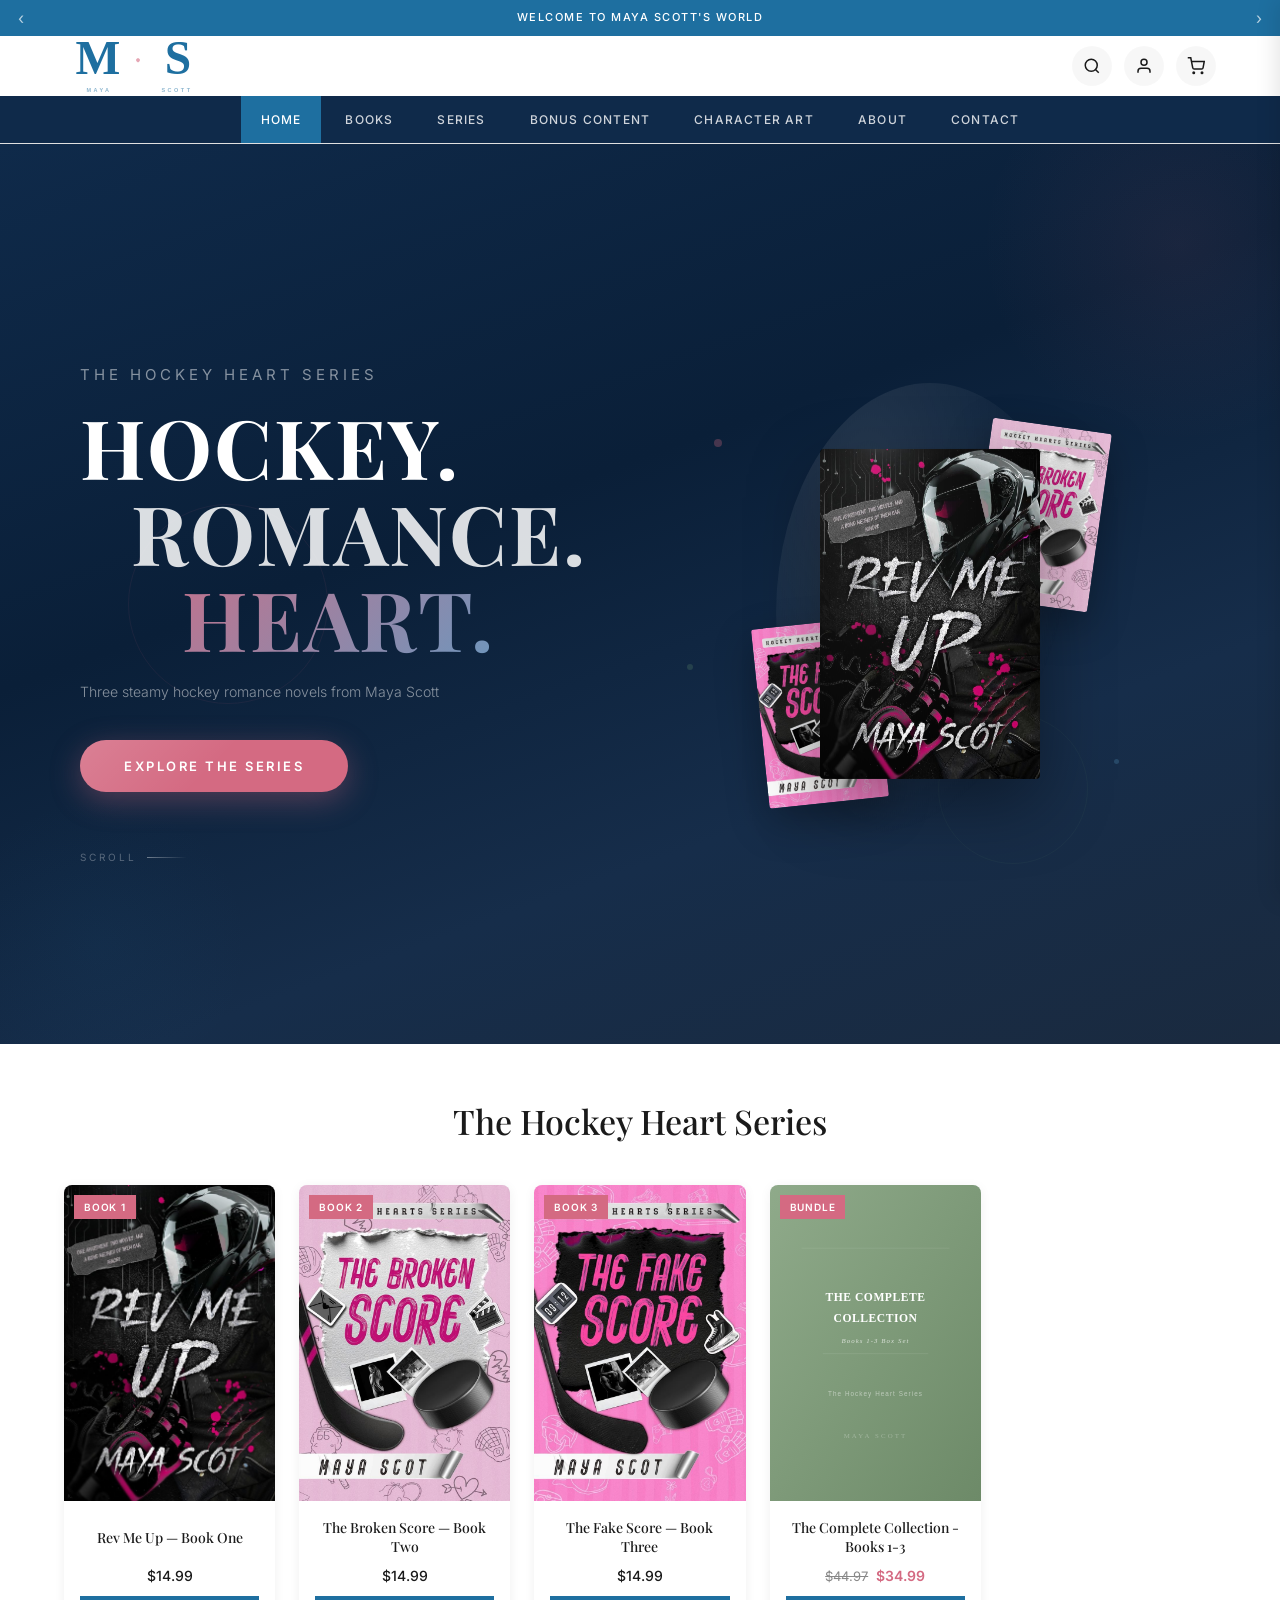
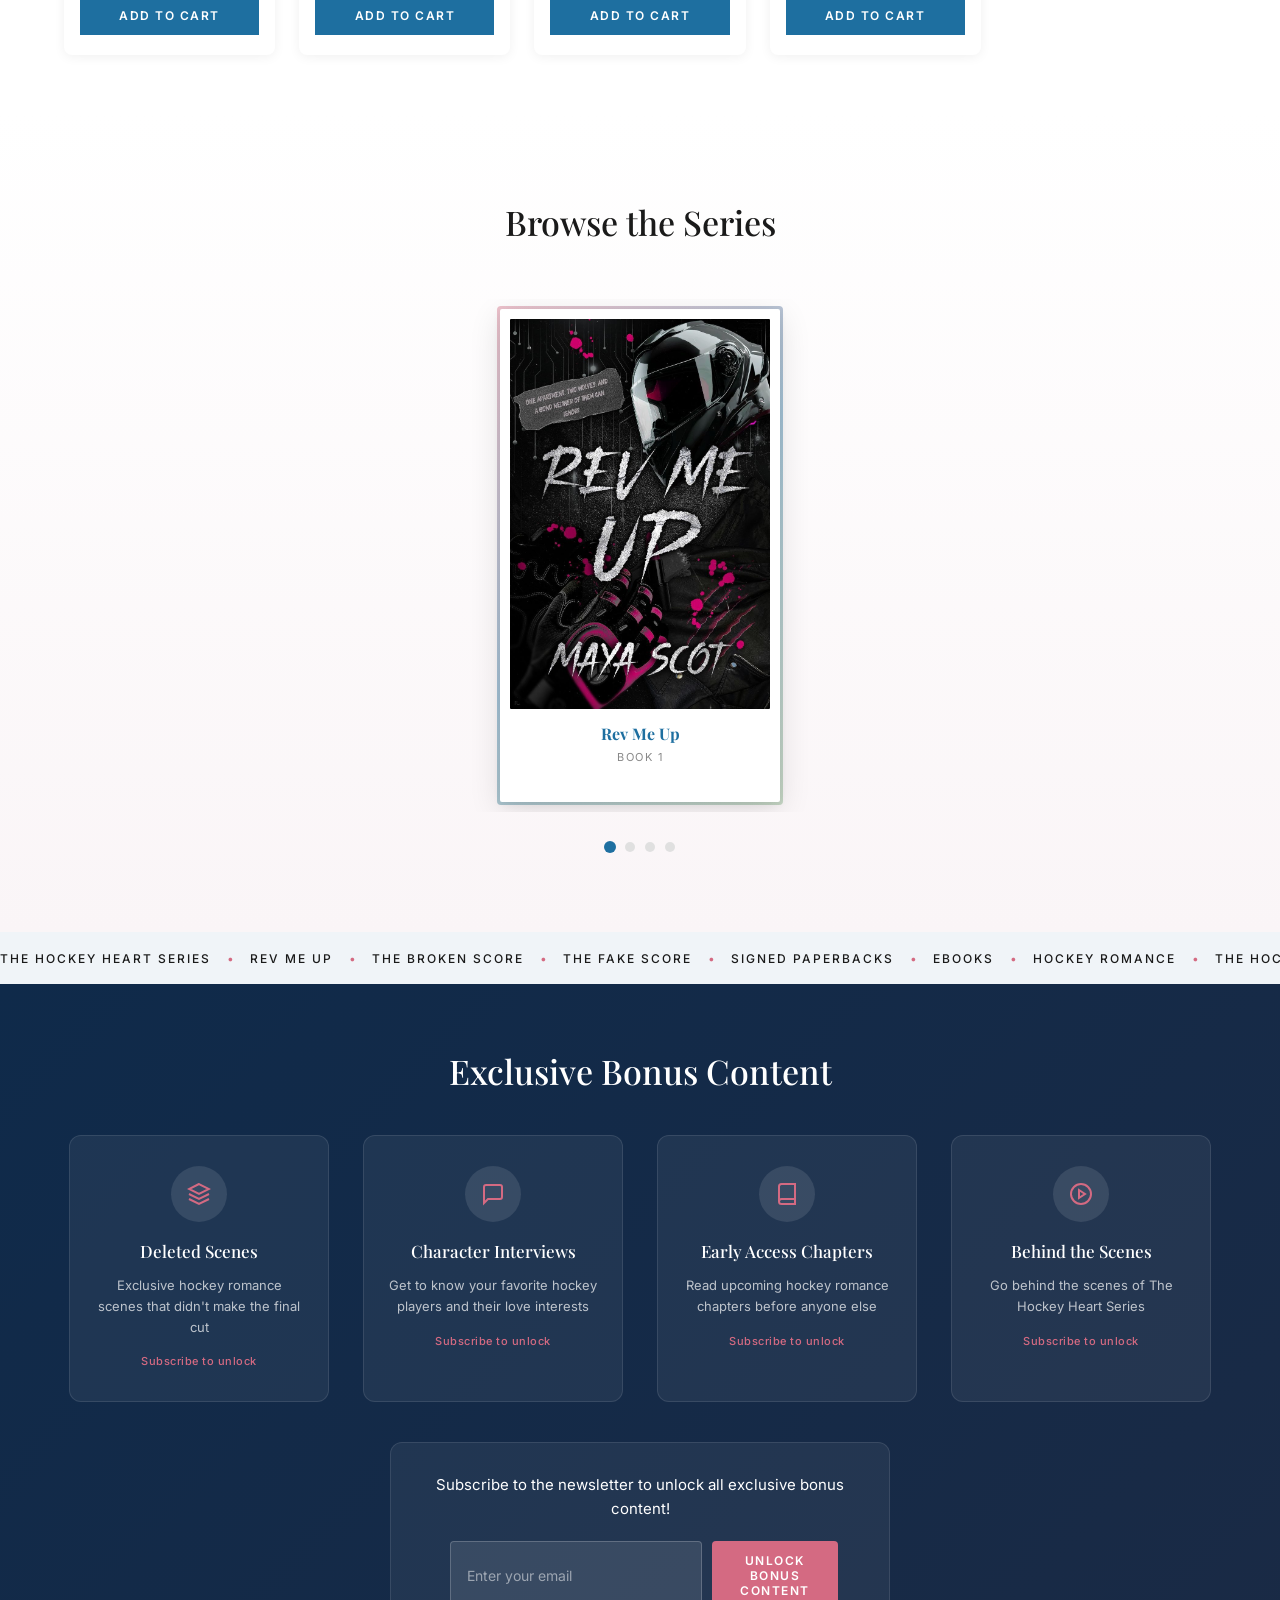
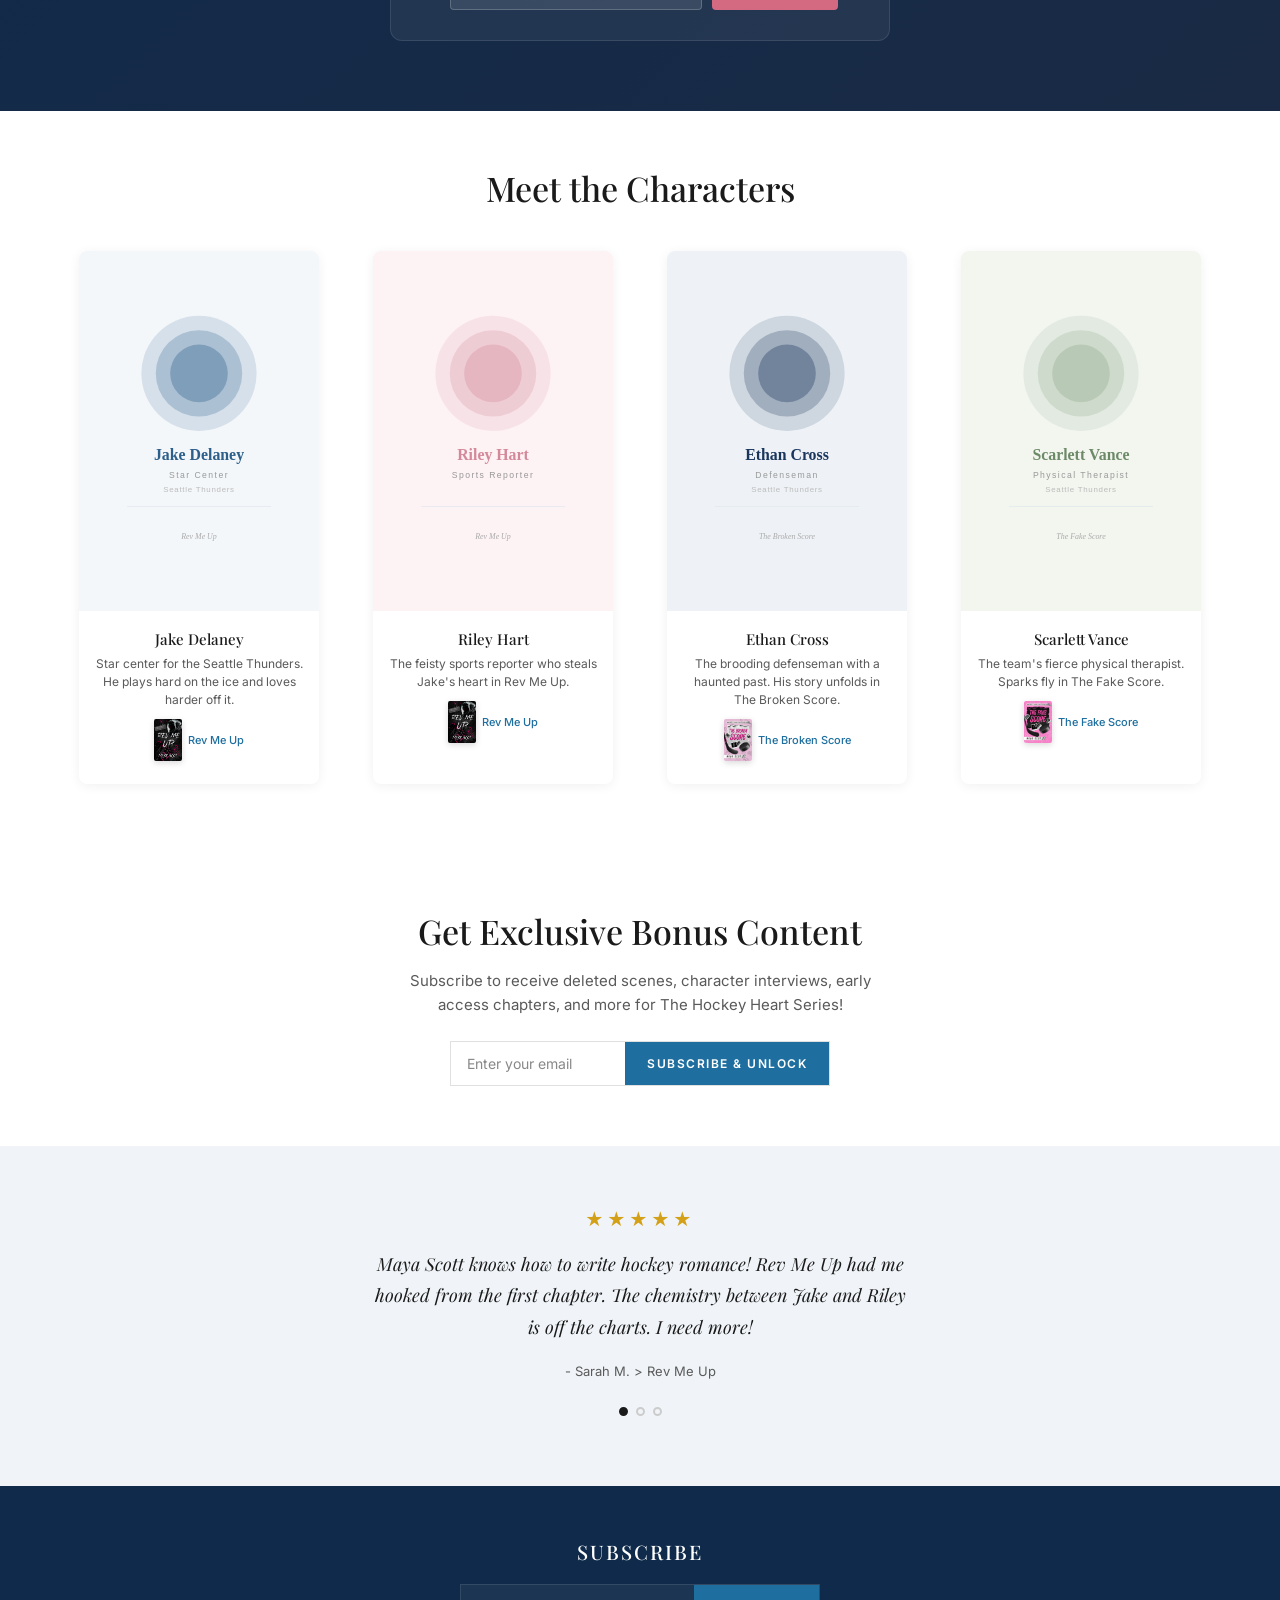
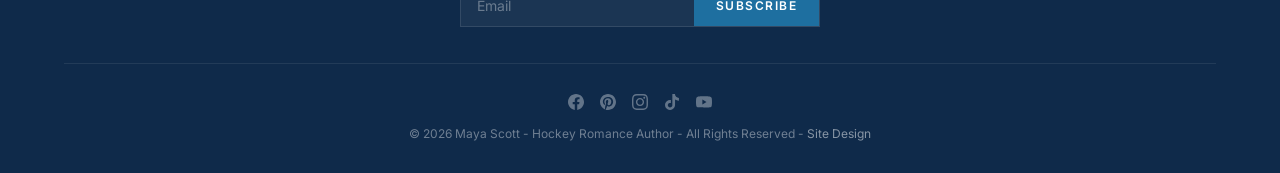
<file: index.html>
<!DOCTYPE html>
<html lang="en">
<head>
  <meta charset="UTF-8">
  <meta name="viewport" content="width=device-width, initial-scale=1.0">
  <title>Maya Scott - Author</title>
  <link rel="preconnect" href="https://fonts.googleapis.com">
  <link rel="preconnect" href="https://fonts.gstatic.com" crossorigin>
  <link href="https://fonts.googleapis.com/css2?family=Playfair+Display:ital,wght@0,400;0,500;0,600;0,700;1,400;1,500&family=Inter:wght@300;400;500;600&display=swap" rel="stylesheet">
  <link rel="stylesheet" href="css/style.css">
</head>
<body>
  <a class="skip-link" href="#MainContent">Skip to content</a>

  <!-- Cart Drawer -->
  <div class="cart-drawer-overlay" id="cartOverlay"></div>
  <div class="cart-drawer" id="cartDrawer">
    <div class="cart-drawer-header">
      <h3>Your cart</h3>
      <button class="cart-drawer-close" id="cartClose">&times;</button>
    </div>
    <div class="cart-drawer-body">
      <div class="cart-empty">
        <p>Your cart is empty</p>
        <a href="#" class="btn btn-primary btn-sm" id="continueShopping">Continue shopping</a>
        <div class="cart-login-prompt">
          <p>Have an account?</p>
          <a href="#">Log in</a> to check out faster.
        </div>
      </div>
    </div>
  </div>

  <!-- Announcement Bar Slider -->
  <div class="announcement-bar">
    <div class="announcement-slider" id="announcementSlider">
      <div class="announcement-slide active">Welcome to Maya Scott's World</div>
      <div class="announcement-slide">REV ME UP — AVAILABLE NOW!</div>
      <div class="announcement-slide">FOLLOW MAYA ON SOCIALS</div>
      <div class="announcement-slide">GET EXCLUSIVE BONUS CONTENT!</div>
    </div>
    <button class="announcement-prev" id="announcePrev">&lsaquo;</button>
    <button class="announcement-next" id="announceNext">&rsaquo;</button>
  </div>

  <!-- Header -->
  <header class="site-header">
    <div class="header-inner">
      <button class="mobile-menu-btn" id="mobileMenuBtn" aria-label="Menu">
        <span></span><span></span><span></span>
      </button>

      <div class="logo">
        <a href="index.html">
          <img src="assets/logo.svg" alt="Maya Scott" width="180" height="90">
        </a>
      </div>

      <div class="header-icons">
        <button class="header-icon search-toggle" id="searchToggle" aria-label="Search">
          <svg viewBox="0 0 24 24" fill="none" stroke="currentColor" stroke-width="2"><circle cx="11" cy="11" r="8"/><path d="M21 21l-4.35-4.35"/></svg>
        </button>
        <a href="#" class="header-icon" aria-label="Log in">
          <svg viewBox="0 0 24 24" fill="none" stroke="currentColor" stroke-width="2"><path d="M20 21v-2a4 4 0 0 0-4-4H8a4 4 0 0 0-4 4v2"/><circle cx="12" cy="7" r="4"/></svg>
        </a>
        <button class="header-icon cart-toggle" id="cartToggle" aria-label="Cart">
          <svg viewBox="0 0 24 24" fill="none" stroke="currentColor" stroke-width="2"><circle cx="9" cy="21" r="1"/><circle cx="20" cy="21" r="1"/><path d="M1 1h4l2.68 13.39a2 2 0 0 0 2 1.61h9.72a2 2 0 0 0 2-1.61L23 6H6"/></svg>
        </button>
      </div>
    </div>

    <!-- Main Navigation -->
    <nav class="main-nav" id="mainNav">
      <ul class="nav-list">
        <li><a href="index.html" class="active">Home</a></li>
        <li><a href="books.html">Books</a></li>
        <li><a href="series.html">Series</a></li>
        <li><a href="bonus-content.html">Bonus Content</a></li>
        <li><a href="character-art.html">Character Art</a></li>
        <li><a href="about.html">About</a></li>
        <li><a href="contact.html">Contact</a></li>
      </ul>
    </nav>

    <!-- Search Overlay -->
    <div class="search-overlay" id="searchOverlay">
      <div class="search-modal">
        <button class="search-close" id="searchClose">&times;</button>
        <form class="search-form">
          <input type="text" placeholder="Search" autofocus>
          <button type="submit" aria-label="Search">
            <svg viewBox="0 0 24 24" fill="none" stroke="currentColor" stroke-width="2"><circle cx="11" cy="11" r="8"/><path d="M21 21l-4.35-4.35"/></svg>
          </button>
        </form>
      </div>
    </div>
  </header>

  <!-- Mobile Navigation Overlay -->
  <div class="mobile-nav-overlay" id="mobileNavOverlay">
    <div class="mobile-nav-panel">
      <button class="mobile-nav-close" id="mobileNavClose">&times;</button>
      <ul class="mobile-nav-list">
        <li><a href="index.html" class="active">Home</a></li>
        <li><a href="books.html">Books</a></li>
        <li><a href="series.html">Series</a></li>
        <li><a href="bonus-content.html">Bonus Content</a></li>
        <li><a href="character-art.html">Character Art</a></li>
        <li><a href="about.html">About</a></li>
        <li><a href="contact.html">Contact</a></li>
      </ul>
    </div>
  </div>

  <main id="MainContent">
    <!-- Hero Section -->
    <section class="hero" id="heroSection">
      <div class="hero-bg-shapes">
        <div class="hero-shape hero-shape-1" id="heroShape1"></div>
        <div class="hero-shape hero-shape-2" id="heroShape2"></div>
        <div class="hero-shape hero-shape-3" id="heroShape3"></div>
        <div class="hero-shape hero-shape-4" id="heroShape4"></div>
      </div>
      <div class="hero-layout">
        <div class="hero-content">
          <p class="hero-subtitle">The Hockey Heart Series</p>
          <h1 class="hero-title">
            <span class="hero-title-line" data-split="HOCKEY.">HOCKEY.</span>
            <span class="hero-title-line" data-split="ROMANCE.">ROMANCE.</span>
            <span class="hero-title-line" data-split="HEART.">HEART.</span>
          </h1>
          <p class="hero-tagline">Three steamy hockey romance novels from Maya Scott</p>
          <a href="books.html" class="hero-btn">Explore the Series</a>
          <div class="hero-scroll-indicator">
            <span>Scroll</span>
            <div class="hero-scroll-line"></div>
          </div>
        </div>
        <div class="hero-visual">
          <div class="hero-floating-books">
            <div class="hero-book-3d" id="heroBook3D">
              <div class="book-3d-inner" id="book3DInner">
                <img src="assets/book-cover/rev-me-up.jpg" alt="Rev Me Up" class="book-3d-cover">
                <div class="book-3d-glow"></div>
              </div>
            </div>
            <div class="hero-book-secondary" id="heroBookSecondary">
              <img src="assets/book-cover/the-broken-score.jpg" alt="The Broken Score">
            </div>
            <div class="hero-book-tertiary" id="heroBookTertiary">
              <img src="assets/book-cover/the-fake-score.jpg" alt="The Fake Score">
            </div>
          </div>
          <div class="hero-float-dot hero-float-dot-1" id="floatDot1"></div>
          <div class="hero-float-dot hero-float-dot-2" id="floatDot2"></div>
          <div class="hero-float-dot hero-float-dot-3" id="floatDot3"></div>
        </div>
      </div>
    </section>

    <!-- Featured Collection -->
    <section class="featured-collection reveal">
      <div class="container">
        <h2 class="section-title">The Hockey Heart Series</h2>
        <div class="product-grid">
          <div class="product-card">
            <a href="product.html?id=rev-me-up" class="product-image">
              <img class="product-img-primary" src="assets/book-cover/rev-me-up.jpg" alt="Rev Me Up">
              <img class="product-img-secondary" src="assets/book-cover/rev-me-up.jpg" alt="Rev Me Up">
              <span class="product-badge">Book 1</span>
            </a>
            <div class="product-info">
              <h3><a href="product.html?id=rev-me-up">Rev Me Up — Book One</a></h3>
              <div class="product-price">
                <span class="price-regular">$14.99</span>
              </div>
              <button class="btn btn-primary" data-add-to-cart data-product-id="rev-me-up" data-product-title="Rev Me Up - Book One" data-product-price="14.99" data-product-image="assets/book-cover/rev-me-up.jpg">Add to Cart</button>
            </div>
          </div>
          <div class="product-card">
            <a href="product.html?id=the-broken-score" class="product-image">
              <img class="product-img-primary" src="assets/book-cover/the-broken-score.jpg" alt="The Broken Score">
              <img class="product-img-secondary" src="assets/book-cover/the-broken-score.jpg" alt="The Broken Score">
              <span class="product-badge">Book 2</span>
            </a>
            <div class="product-info">
              <h3><a href="product.html?id=the-broken-score">The Broken Score — Book Two</a></h3>
              <div class="product-price">
                <span class="price-regular">$14.99</span>
              </div>
              <button class="btn btn-primary" data-add-to-cart data-product-id="the-broken-score" data-product-title="The Broken Score - Book Two" data-product-price="14.99" data-product-image="assets/book-cover/the-broken-score.jpg">Add to Cart</button>
            </div>
          </div>
          <div class="product-card">
            <a href="product.html?id=the-fake-score" class="product-image">
              <img class="product-img-primary" src="assets/book-cover/the-fake-score.jpg" alt="The Fake Score">
              <img class="product-img-secondary" src="assets/book-cover/the-fake-score.jpg" alt="The Fake Score">
              <span class="product-badge">Book 3</span>
            </a>
            <div class="product-info">
              <h3><a href="product.html?id=the-fake-score">The Fake Score — Book Three</a></h3>
              <div class="product-price">
                <span class="price-regular">$14.99</span>
              </div>
              <button class="btn btn-primary" data-add-to-cart data-product-id="the-fake-score" data-product-title="The Fake Score - Book Three" data-product-price="14.99" data-product-image="assets/book-cover/the-fake-score.jpg">Add to Cart</button>
            </div>
          </div>
          <div class="product-card">
            <a href="product.html?id=complete-collection" class="product-image">
              <img class="product-img-primary" src="assets/book-cover/complete-collection.svg" alt="The Complete Collection">
              <img class="product-img-secondary" src="assets/book-cover/complete-collection.svg" alt="The Complete Collection">
              <span class="product-badge">Bundle</span>
            </a>
            <div class="product-info">
              <h3><a href="product.html?id=complete-collection">The Complete Collection - Books 1-3</a></h3>
              <div class="product-price">
                <span class="price-compare">$44.97</span>
                <span class="price-sale">$34.99</span>
              </div>
              <button class="btn btn-primary" data-add-to-cart data-product-id="complete-collection" data-product-title="The Complete Collection - Books 1-3" data-product-price="34.99" data-product-image="assets/book-cover/complete-collection.svg">Add to Cart</button>
            </div>
          </div>
        </div>
      </div>
    </section>

    <!-- Book Carousel Section -->
    <section class="book-carousel-section reveal">
      <div class="container">
        <h2 class="section-title">Browse the Series</h2>
        <div class="book-carousel">
          <div class="book-carousel-track" id="bookCarouselTrack">
            <div class="book-carousel-slide">
              <div class="polaroid-frame">
                <img src="assets/book-cover/rev-me-up.jpg" alt="Rev Me Up">
                <p class="polaroid-frame-title">Rev Me Up</p>
                <p class="polaroid-frame-subtitle">Book 1</p>
              </div>
            </div>
            <div class="book-carousel-slide">
              <div class="polaroid-frame">
                <img src="assets/book-cover/the-broken-score.jpg" alt="The Broken Score">
                <p class="polaroid-frame-title">The Broken Score</p>
                <p class="polaroid-frame-subtitle">Book 2</p>
              </div>
            </div>
            <div class="book-carousel-slide">
              <div class="polaroid-frame">
                <img src="assets/book-cover/the-fake-score.jpg" alt="The Fake Score">
                <p class="polaroid-frame-title">The Fake Score</p>
                <p class="polaroid-frame-subtitle">Book 3</p>
              </div>
            </div>
            <div class="book-carousel-slide">
              <div class="polaroid-frame">
                <img src="assets/book-cover/complete-collection.svg" alt="The Complete Collection">
                <p class="polaroid-frame-title">The Complete Collection</p>
                <p class="polaroid-frame-subtitle">Books 1-3 Bundle</p>
              </div>
            </div>
          </div>
          <button class="book-carousel-btn book-carousel-prev" id="bookCarouselPrev">&lsaquo;</button>
          <button class="book-carousel-btn book-carousel-next" id="bookCarouselNext">&rsaquo;</button>
        </div>
        <div class="book-carousel-dots" id="bookCarouselDots"></div>
      </div>
    </section>

    <!-- Section Divider -->
    <div class="section-divider"></div>

    <!-- Marquee Ticker -->
    <section class="marquee-section reveal">
      <div class="marquee">
        <div class="marquee-track">
          <span class="marquee-item">THE HOCKEY HEART SERIES</span>
          <span class="marquee-dot">&bull;</span>
          <span class="marquee-item">REV ME UP</span>
          <span class="marquee-dot">&bull;</span>
          <span class="marquee-item">THE BROKEN SCORE</span>
          <span class="marquee-dot">&bull;</span>
          <span class="marquee-item">THE FAKE SCORE</span>
          <span class="marquee-dot">&bull;</span>
          <span class="marquee-item">SIGNED PAPERBACKS</span>
          <span class="marquee-dot">&bull;</span>
          <span class="marquee-item">EBOOKS</span>
          <span class="marquee-dot">&bull;</span>
          <span class="marquee-item">HOCKEY ROMANCE</span>
          <span class="marquee-dot">&bull;</span>
          <span class="marquee-item">THE HOCKEY HEART SERIES</span>
          <span class="marquee-dot">&bull;</span>
          <span class="marquee-item">REV ME UP</span>
          <span class="marquee-dot">&bull;</span>
          <span class="marquee-item">THE BROKEN SCORE</span>
          <span class="marquee-dot">&bull;</span>
          <span class="marquee-item">THE FAKE SCORE</span>
          <span class="marquee-dot">&bull;</span>
          <span class="marquee-item">SIGNED PAPERBACKS</span>
          <span class="marquee-dot">&bull;</span>
          <span class="marquee-item">EBOOKS</span>
          <span class="marquee-dot">&bull;</span>
          <span class="marquee-item">HOCKEY ROMANCE</span>
          <span class="marquee-dot">&bull;</span>
        </div>
      </div>
    </section>

    <!-- Bonus Content Section -->
    <section class="bonus-content-section reveal">
      <div class="container">
        <h2 class="section-title">Exclusive Bonus Content</h2>
        <div class="bonus-content-grid">
          <div class="bonus-card">
            <div class="bonus-icon">
              <svg viewBox="0 0 24 24" fill="none" stroke="currentColor" stroke-width="2"><path d="M12 2L2 7l10 5 10-5-10-5zM2 17l10 5 10-5M2 12l10 5 10-5"/></svg>
            </div>
            <h3>Deleted Scenes</h3>
            <p>Exclusive hockey romance scenes that didn't make the final cut</p>
            <span class="bonus-lock">Subscribe to unlock</span>
          </div>
          <div class="bonus-card">
            <div class="bonus-icon">
              <svg viewBox="0 0 24 24" fill="none" stroke="currentColor" stroke-width="2"><path d="M21 15a2 2 0 0 1-2 2H7l-4 4V5a2 2 0 0 1 2-2h14a2 2 0 0 1 2 2z"/></svg>
            </div>
            <h3>Character Interviews</h3>
            <p>Get to know your favorite hockey players and their love interests</p>
            <span class="bonus-lock">Subscribe to unlock</span>
          </div>
          <div class="bonus-card">
            <div class="bonus-icon">
              <svg viewBox="0 0 24 24" fill="none" stroke="currentColor" stroke-width="2"><path d="M4 19.5A2.5 2.5 0 0 1 6.5 17H20"/><path d="M6.5 2H20v20H6.5A2.5 2.5 0 0 1 4 19.5v-15A2.5 2.5 0 0 1 6.5 2z"/></svg>
            </div>
            <h3>Early Access Chapters</h3>
            <p>Read upcoming hockey romance chapters before anyone else</p>
            <span class="bonus-lock">Subscribe to unlock</span>
          </div>
          <div class="bonus-card">
            <div class="bonus-icon">
              <svg viewBox="0 0 24 24" fill="none" stroke="currentColor" stroke-width="2"><circle cx="12" cy="12" r="10"/><polygon points="10 8 16 12 10 16 10 8"/></svg>
            </div>
            <h3>Behind the Scenes</h3>
            <p>Go behind the scenes of The Hockey Heart Series</p>
            <span class="bonus-lock">Subscribe to unlock</span>
          </div>
        </div>
        <div class="bonus-cta">
          <p>Subscribe to the newsletter to unlock all exclusive bonus content!</p>
          <form class="bonus-newsletter-form" action="subscribe.php" method="POST">
            <input type="email" name="email" placeholder="Enter your email" required>
            <button type="submit" class="btn btn-primary">Unlock Bonus Content</button>
          </form>
        </div>
      </div>
    </section>

    <!-- Meet the Characters Section -->
    <section class="character-art-section reveal">
      <div class="container">
        <h2 class="section-title">Meet the Characters</h2>
        <div class="character-gallery">
          <div class="character-card">
            <div class="character-image">
              <img src="assets/character-art/jake-delaney.svg" alt="Jake Delaney">
            </div>
            <div class="character-info">
              <h3>Jake Delaney</h3>
              <p>Star center for the Seattle Thunders. He plays hard on the ice and loves harder off it.</p>
              <span class="character-book-ref">
                <img src="assets/book-cover/rev-me-up.jpg" alt="Rev Me Up">
                Rev Me Up
              </span>
            </div>
          </div>
          <div class="character-card">
            <div class="character-image">
              <img src="assets/character-art/riley-hart.svg" alt="Riley Hart">
            </div>
            <div class="character-info">
              <h3>Riley Hart</h3>
              <p>The feisty sports reporter who steals Jake's heart in Rev Me Up.</p>
              <span class="character-book-ref">
                <img src="assets/book-cover/rev-me-up.jpg" alt="Rev Me Up">
                Rev Me Up
              </span>
            </div>
          </div>
          <div class="character-card">
            <div class="character-image">
              <img src="assets/character-art/ethan-cross.svg" alt="Ethan Cross">
            </div>
            <div class="character-info">
              <h3>Ethan Cross</h3>
              <p>The brooding defenseman with a haunted past. His story unfolds in The Broken Score.</p>
              <span class="character-book-ref">
                <img src="assets/book-cover/the-broken-score.jpg" alt="The Broken Score">
                The Broken Score
              </span>
            </div>
          </div>
          <div class="character-card">
            <div class="character-image">
              <img src="assets/character-art/scarlett-vance.svg" alt="Scarlett Vance">
            </div>
            <div class="character-info">
              <h3>Scarlett Vance</h3>
              <p>The team's fierce physical therapist. Sparks fly in The Fake Score.</p>
              <span class="character-book-ref">
                <img src="assets/book-cover/the-fake-score.jpg" alt="The Fake Score">
                The Fake Score
              </span>
            </div>
          </div>
        </div>
      </div>
    </section>

    <!-- Newsletter Section -->
    <section class="newsletter-section reveal">
      <div class="newsletter-centered">
        <h2>Get Exclusive Bonus Content</h2>
        <p>Subscribe to receive deleted scenes, character interviews, early access chapters, and more for The Hockey Heart Series!</p>
        <form class="newsletter-form" action="subscribe.php" method="POST">
          <input type="email" name="email" placeholder="Enter your email" required>
          <button type="submit" class="btn-subscribe">Subscribe & Unlock</button>
        </form>
      </div>
    </section>

    <!-- Testimonials -->
    <section class="testimonials reveal">
      <div class="container">
        <div class="testimonial-slider">
          <div class="testimonial active">
            <div class="stars">&#9733;&#9733;&#9733;&#9733;&#9733;</div>
            <blockquote>Maya Scott knows how to write hockey romance! Rev Me Up had me hooked from the first chapter. The chemistry between Jake and Riley is off the charts. I need more!</blockquote>
            <cite>- Sarah M. &gt; Rev Me Up</cite>
          </div>
          <div class="testimonial">
            <div class="stars">&#9733;&#9733;&#9733;&#9733;&#9733;</div>
            <blockquote>The Hockey Heart Series is everything I love about sports romance. Maya perfectly balances steamy moments with genuine emotion. The Broken Score had me in tears!</blockquote>
            <cite>- Jennifer L. &gt; The Broken Score</cite>
          </div>
          <div class="testimonial">
            <div class="stars">&#9733;&#9733;&#9733;&#9733;&#9733;</div>
            <blockquote>I devoured The Fake Score in one sitting! Maya Scott's writing is addictive — she creates characters you fall in love with and stories that stay with you long after the last page.</blockquote>
            <cite>- Amanda R. &gt; The Fake Score</cite>
          </div>
        </div>
        <div class="testimonial-nav">
          <button class="testimonial-dot active" data-slide="0"></button>
          <button class="testimonial-dot" data-slide="1"></button>
          <button class="testimonial-dot" data-slide="2"></button>
        </div>
      </div>
    </section>
  </main>

  <!-- Footer -->
  <footer class="site-footer">
    <div class="container">
      <div class="footer-newsletter">
        <h3>SUBSCRIBE</h3>
        <form class="footer-newsletter-form">
          <input type="email" placeholder="Email" required>
          <button type="submit" class="btn-subscribe">Subscribe</button>
        </form>
      </div>
      <div class="footer-bottom">
        <div class="footer-social">
          <a href="#" aria-label="Facebook"><svg viewBox="0 0 24 24" fill="currentColor"><path d="M24 12.073c0-6.627-5.373-12-12-12s-12 5.373-12 12c0 5.99 4.388 10.954 10.125 11.854v-8.385H7.078v-3.47h3.047V9.43c0-3.007 1.792-4.669 4.533-4.669 1.312 0 2.686.235 2.686.235v2.953H15.83c-1.491 0-1.956.925-1.956 1.874v2.25h3.328l-.532 3.47h-2.796v8.385C19.612 23.027 24 18.062 24 12.073z"/></svg></a>
          <a href="#" aria-label="Pinterest"><svg viewBox="0 0 24 24" fill="currentColor"><path d="M12 0C5.373 0 0 5.372 0 12c0 5.084 3.163 9.426 7.627 11.174-.105-.949-.2-2.403.042-3.438.218-.932 1.407-5.965 1.407-5.965s-.359-.719-.359-1.782c0-1.668.967-2.914 2.171-2.914 1.023 0 1.518.769 1.518 1.69 0 1.029-.655 2.568-.994 3.995-.283 1.194.599 2.169 1.777 2.169 2.133 0 3.772-2.249 3.772-5.495 0-2.873-2.064-4.882-5.012-4.882-3.414 0-5.418 2.561-5.418 5.207 0 1.031.397 2.138.893 2.738a.36.36 0 0 1 .083.345l-.333 1.36c-.053.22-.174.267-.402.161-1.499-.698-2.436-2.889-2.436-4.649 0-3.785 2.75-7.262 7.929-7.262 4.163 0 7.398 2.967 7.398 6.931 0 4.136-2.607 7.464-6.227 7.464-1.216 0-2.359-.631-2.75-1.378l-.748 2.853c-.271 1.043-1.002 2.35-1.492 3.146C9.57 23.812 10.763 24 12 24c6.627 0 12-5.373 12-12 0-6.628-5.373-12-12-12z"/></svg></a>
          <a href="#" aria-label="Instagram"><svg viewBox="0 0 24 24" fill="currentColor"><path d="M12 2.163c3.204 0 3.584.012 4.85.07 3.252.148 4.771 1.691 4.919 4.919.058 1.265.069 1.645.069 4.849 0 3.205-.012 3.584-.069 4.849-.149 3.225-1.664 4.771-4.919 4.919-1.266.058-1.644.07-4.85.07-3.204 0-3.584-.012-4.849-.07-3.26-.149-4.771-1.699-4.919-4.92-.058-1.265-.07-1.644-.07-4.849 0-3.204.013-3.583.07-4.849.149-3.227 1.664-4.771 4.919-4.919 1.266-.057 1.645-.069 4.849-.069zm0-2.163c-3.259 0-3.667.014-4.947.072-4.358.2-6.78 2.618-6.98 6.98-.059 1.281-.073 1.689-.073 4.948 0 3.259.014 3.668.072 4.948.2 4.358 2.618 6.78 6.98 6.98 1.281.058 1.689.072 4.948.072 3.259 0 3.668-.014 4.948-.072 4.354-.2 6.782-2.618 6.979-6.98.059-1.28.073-1.689.073-4.948 0-3.259-.014-3.667-.072-4.947-.196-4.354-2.617-6.78-6.979-6.98-1.281-.059-1.69-.073-4.949-.073zm0 5.838c-3.403 0-6.162 2.759-6.162 6.162s2.759 6.163 6.162 6.163 6.162-2.759 6.162-6.163c0-3.403-2.759-6.162-6.162-6.162zm0 10.162c-2.209 0-4-1.79-4-4 0-2.209 1.791-4 4-4s4 1.791 4 4c0 2.21-1.791 4-4 4zm6.406-11.845c-.796 0-1.441.645-1.441 1.44s.645 1.44 1.441 1.44c.795 0 1.439-.645 1.439-1.44s-.644-1.44-1.439-1.44z"/></svg></a>
          <a href="#" aria-label="TikTok"><svg viewBox="0 0 24 24" fill="currentColor"><path d="M12.525.02c1.31-.02 2.61-.01 3.91-.02.08 1.53.63 3.09 1.75 4.17 1.12 1.11 2.7 1.62 4.24 1.79v4.03c-1.44-.05-2.89-.35-4.2-.97-.57-.26-1.1-.59-1.62-.93-.01 2.92.01 5.84-.02 8.75-.08 1.4-.54 2.79-1.35 3.94-1.31 1.92-3.58 3.17-5.91 3.21-1.43.08-2.86-.31-4.08-1.03-2.02-1.19-3.44-3.37-3.65-5.71-.02-.5-.03-1-.01-1.49.18-1.9 1.12-3.72 2.58-4.96 1.66-1.44 3.98-2.13 6.15-1.72.02 1.48-.04 2.96-.04 4.44-.99-.32-2.15-.23-3.02.37-.63.41-1.11 1.04-1.36 1.75-.21.51-.15 1.07-.14 1.61.24 1.64 1.82 3.02 3.5 2.87 1.12-.01 2.19-.66 2.77-1.61.19-.33.4-.67.41-1.06.1-1.79.06-3.57.07-5.36.01-4.03-.01-8.05.02-12.07z"/></svg></a>
          <a href="#" aria-label="YouTube"><svg viewBox="0 0 24 24" fill="currentColor"><path d="M23.498 6.186a3.016 3.016 0 0 0-2.122-2.136C19.505 3.545 12 3.545 12 3.545s-7.505 0-9.377.505A3.017 3.017 0 0 0 .502 6.186C0 8.07 0 12 0 12s0 3.93.502 5.814a3.016 3.016 0 0 0 2.122 2.136c1.871.505 9.376.505 9.376.505s7.505 0 9.377-.505a3.015 3.015 0 0 0 2.122-2.136C24 15.93 24 12 24 12s0-3.93-.502-5.814zM9.545 15.568V8.432L15.818 12l-6.273 3.568z"/></svg></a>
        </div>
        <p>&copy; 2026 Maya Scott - Hockey Romance Author - All Rights Reserved - <a href="#">Site Design</a></p>
      </div>
    </div>
  </footer>

  <script src="js/main.js"></script>
</body>
</html>
</file>
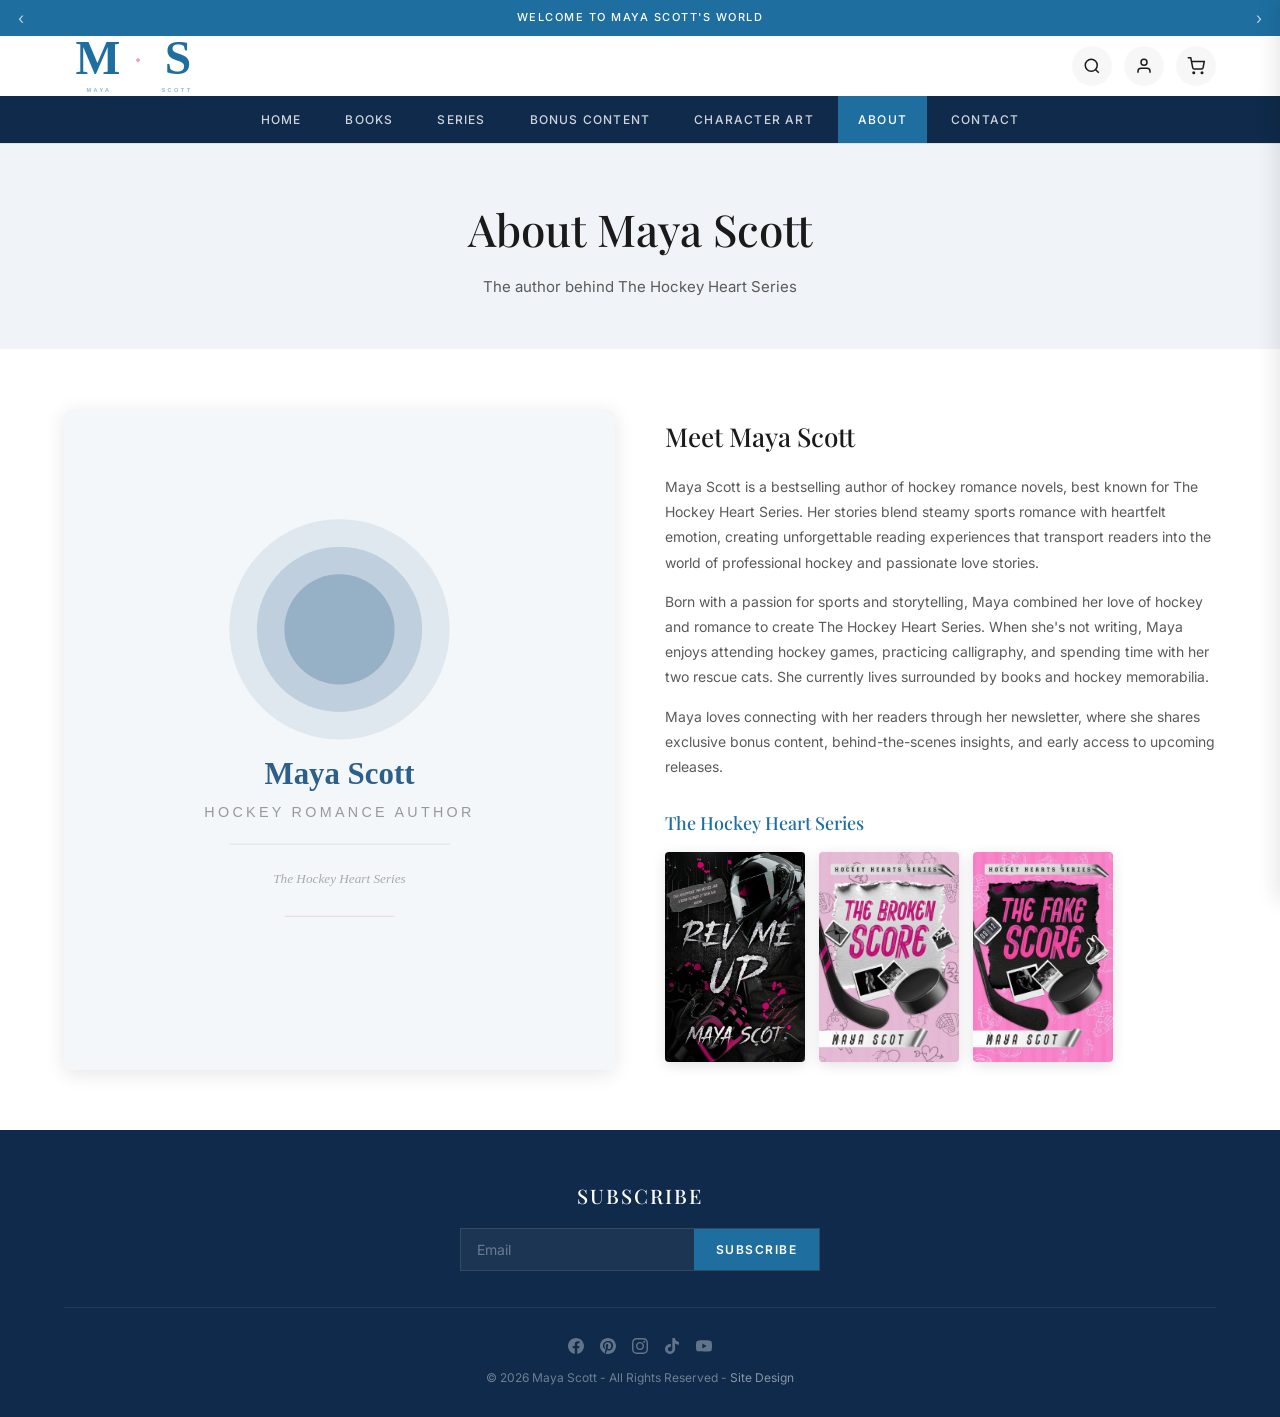
<file: about.html>
<!DOCTYPE html>
<html lang="en">
<head>
  <meta charset="UTF-8">
  <meta name="viewport" content="width=device-width, initial-scale=1.0">
  <title>About - Maya Scott</title>
  <link rel="preconnect" href="https://fonts.googleapis.com">
  <link rel="preconnect" href="https://fonts.gstatic.com" crossorigin>
  <link href="https://fonts.googleapis.com/css2?family=Playfair+Display:ital,wght@0,400;0,500;0,600;0,700;1,400;1,500&family=Inter:wght@300;400;500;600&display=swap" rel="stylesheet">
  <link rel="stylesheet" href="css/style.css">
</head>
<body>
  <a class="skip-link" href="#MainContent">Skip to content</a>

  <!-- Cart Drawer -->
  <div class="cart-drawer-overlay" id="cartOverlay"></div>
  <div class="cart-drawer" id="cartDrawer">
    <div class="cart-drawer-header">
      <h3>Your cart</h3>
      <button class="cart-drawer-close" id="cartClose">&times;</button>
    </div>
    <div class="cart-drawer-body">
      <div class="cart-empty">
        <p>Your cart is empty</p>
        <a href="#" class="btn btn-primary btn-sm" id="continueShopping">Continue shopping</a>
        <div class="cart-login-prompt">
          <p>Have an account?</p>
          <a href="#">Log in</a> to check out faster.
        </div>
      </div>
    </div>
  </div>


  <!-- Announcement Bar Slider -->
  <div class="announcement-bar">
    <div class="announcement-slider" id="announcementSlider">
      <div class="announcement-slide active">Welcome to Maya Scott's World</div>
      <div class="announcement-slide">NEW RELEASE COMING SOON!</div>
      <div class="announcement-slide">FOLLOW MAYA ON SOCIALS</div>
      <div class="announcement-slide">GET EXCLUSIVE BONUS CONTENT!</div>
    </div>
    <button class="announcement-prev" id="announcePrev">&lsaquo;</button>
    <button class="announcement-next" id="announceNext">&rsaquo;</button>
  </div>

  <!-- Header -->
  <header class="site-header">
    <div class="header-inner">
      <button class="mobile-menu-btn" id="mobileMenuBtn" aria-label="Menu">
        <span></span><span></span><span></span>
      </button>

      <div class="logo">
        <a href="index.html">
          <img src="assets/logo.svg" alt="Maya Scott" width="180" height="90">
        </a>
      </div>

      <div class="header-icons">
        <button class="header-icon search-toggle" id="searchToggle" aria-label="Search">
          <svg viewBox="0 0 24 24" fill="none" stroke="currentColor" stroke-width="2"><circle cx="11" cy="11" r="8"/><path d="M21 21l-4.35-4.35"/></svg>
        </button>
        <a href="#" class="header-icon" aria-label="Log in">
          <svg viewBox="0 0 24 24" fill="none" stroke="currentColor" stroke-width="2"><path d="M20 21v-2a4 4 0 0 0-4-4H8a4 4 0 0 0-4 4v2"/><circle cx="12" cy="7" r="4"/></svg>
        </a>
        <button class="header-icon cart-toggle" id="cartToggle" aria-label="Cart">
          <svg viewBox="0 0 24 24" fill="none" stroke="currentColor" stroke-width="2"><circle cx="9" cy="21" r="1"/><circle cx="20" cy="21" r="1"/><path d="M1 1h4l2.68 13.39a2 2 0 0 0 2 1.61h9.72a2 2 0 0 0 2-1.61L23 6H6"/></svg>
        </button>
      </div>
    </div>

    <!-- Main Navigation -->
    <nav class="main-nav" id="mainNav">
      <ul class="nav-list">
        <li><a href="index.html">Home</a></li>
        <li><a href="books.html">Books</a></li>
        <li><a href="series.html">Series</a></li>
        <li><a href="bonus-content.html">Bonus Content</a></li>
        <li><a href="character-art.html">Character Art</a></li>
        <li><a href="about.html" class="active">About</a></li>
        <li><a href="contact.html">Contact</a></li>
      </ul>
    </nav>

    <!-- Search Overlay -->
    <div class="search-overlay" id="searchOverlay">
      <div class="search-modal">
        <button class="search-close" id="searchClose">&times;</button>
        <form class="search-form">
          <input type="text" placeholder="Search" autofocus>
          <button type="submit" aria-label="Search">
            <svg viewBox="0 0 24 24" fill="none" stroke="currentColor" stroke-width="2"><circle cx="11" cy="11" r="8"/><path d="M21 21l-4.35-4.35"/></svg>
          </button>
        </form>
      </div>
    </div>
  </header>

  <!-- Mobile Navigation Overlay -->
  <div class="mobile-nav-overlay" id="mobileNavOverlay">
    <div class="mobile-nav-panel">
      <button class="mobile-nav-close" id="mobileNavClose">&times;</button>
      <ul class="mobile-nav-list">
        <li><a href="index.html">Home</a></li>
        <li><a href="books.html">Books</a></li>
        <li><a href="series.html">Series</a></li>
        <li><a href="bonus-content.html">Bonus Content</a></li>
        <li><a href="character-art.html">Character Art</a></li>
        <li><a href="about.html" class="active">About</a></li>
        <li><a href="contact.html">Contact</a></li>
      </ul>
    </div>
  </div>

  <main id="MainContent">
    <!-- Page Header -->
    <section class="page-header">
      <div class="container">
        <h1>About Maya Scott</h1>
        <p>The author behind The Hockey Heart Series</p>
      </div>
    </section>

    <!-- About Content -->
    <section class="about-section">
      <div class="container">
        <div class="about-content">
          <div class="about-image">
            <img src="assets/character-art/author-maya-scott.svg" alt="Maya Scott">
          </div>
          <div class="about-text">
            <h2>Meet Maya Scott</h2>
            <p>Maya Scott is a bestselling author of hockey romance novels, best known for The Hockey Heart Series. Her stories blend steamy sports romance with heartfelt emotion, creating unforgettable reading experiences that transport readers into the world of professional hockey and passionate love stories.</p>
            <p>Born with a passion for sports and storytelling, Maya combined her love of hockey and romance to create The Hockey Heart Series. When she's not writing, Maya enjoys attending hockey games, practicing calligraphy, and spending time with her two rescue cats. She currently lives surrounded by books and hockey memorabilia.</p>
            <p>Maya loves connecting with her readers through her newsletter, where she shares exclusive bonus content, behind-the-scenes insights, and early access to upcoming releases.</p>

            <div class="about-books">
              <h3>The Hockey Heart Series</h3>
              <div class="about-books-grid">
                <a href="product.html?id=rev-me-up" class="about-book-thumb">
                  <img src="assets/book-cover/rev-me-up.jpg" alt="Rev Me Up">
                </a>
                <a href="product.html?id=the-broken-score" class="about-book-thumb">
                  <img src="assets/book-cover/the-broken-score.jpg" alt="The Broken Score">
                </a>
                <a href="product.html?id=the-fake-score" class="about-book-thumb">
                  <img src="assets/book-cover/the-fake-score.jpg" alt="The Fake Score">
                </a>
              </div>
            </div>
          </div>
        </div>
      </div>
    </section>
  </main>

  <!-- Footer -->
  <footer class="site-footer">
    <div class="container">
      <div class="footer-newsletter">
        <h3>SUBSCRIBE</h3>
        <form class="footer-newsletter-form" action="subscribe.php" method="POST">
          <input type="email" name="email" placeholder="Email" required>
          <button type="submit" class="btn-subscribe">Subscribe</button>
        </form>
      </div>
      <div class="footer-bottom">
        <div class="footer-social">
          <a href="#" aria-label="Facebook"><svg viewBox="0 0 24 24" fill="currentColor"><path d="M24 12.073c0-6.627-5.373-12-12-12s-12 5.373-12 12c0 5.99 4.388 10.954 10.125 11.854v-8.385H7.078v-3.47h3.047V9.43c0-3.007 1.792-4.669 4.533-4.669 1.312 0 2.686.235 2.686.235v2.953H15.83c-1.491 0-1.956.925-1.956 1.874v2.25h3.328l-.532 3.47h-2.796v8.385C19.612 23.027 24 18.062 24 12.073z"/></svg></a>
          <a href="#" aria-label="Pinterest"><svg viewBox="0 0 24 24" fill="currentColor"><path d="M12 0C5.373 0 0 5.372 0 12c0 5.084 3.163 9.426 7.627 11.174-.105-.949-.2-2.403.042-3.438.218-.932 1.407-5.965 1.407-5.965s-.359-.719-.359-1.782c0-1.668.967-2.914 2.171-2.914 1.023 0 1.518.769 1.518 1.69 0 1.029-.655 2.568-.994 3.995-.283 1.194.599 2.169 1.777 2.169 2.133 0 3.772-2.249 3.772-5.495 0-2.873-2.064-4.882-5.012-4.882-3.414 0-5.418 2.561-5.418 5.207 0 1.031.397 2.138.893 2.738a.36.36 0 0 1 .083.345l-.333 1.36c-.053.22-.174.267-.402.161-1.499-.698-2.436-2.889-2.436-4.649 0-3.785 2.75-7.262 7.929-7.262 4.163 0 7.398 2.967 7.398 6.931 0 4.136-2.607 7.464-6.227 7.464-1.216 0-2.359-.631-2.75-1.378l-.748 2.853c-.271 1.043-1.002 2.35-1.492 3.146C9.57 23.812 10.763 24 12 24c6.627 0 12-5.373 12-12 0-6.628-5.373-12-12-12z"/></svg></a>
          <a href="#" aria-label="Instagram"><svg viewBox="0 0 24 24" fill="currentColor"><path d="M12 2.163c3.204 0 3.584.012 4.85.07 3.252.148 4.771 1.691 4.919 4.919.058 1.265.069 1.645.069 4.849 0 3.205-.012 3.584-.069 4.849-.149 3.225-1.664 4.771-4.919 4.919-1.266.058-1.644.07-4.85.07-3.204 0-3.584-.012-4.849-.07-3.26-.149-4.771-1.699-4.919-4.92-.058-1.265-.07-1.644-.07-4.849 0-3.204.013-3.583.07-4.849.149-3.227 1.664-4.771 4.919-4.919 1.266-.057 1.645-.069 4.849-.069zm0-2.163c-3.259 0-3.667.014-4.947.072-4.358.2-6.78 2.618-6.98 6.98-.059 1.281-.073 1.689-.073 4.948 0 3.259.014 3.668.072 4.948.2 4.358 2.618 6.78 6.98 6.98 1.281.058 1.689.072 4.948.072 3.259 0 3.668-.014 4.948-.072 4.354-.2 6.782-2.618 6.979-6.98.059-1.28.073-1.689.073-4.948 0-3.259-.014-3.667-.072-4.947-.196-4.354-2.617-6.78-6.979-6.98-1.281-.059-1.69-.073-4.949-.073zm0 5.838c-3.403 0-6.162 2.759-6.162 6.162s2.759 6.163 6.162 6.163 6.162-2.759 6.162-6.163c0-3.403-2.759-6.162-6.162-6.162zm0 10.162c-2.209 0-4-1.79-4-4 0-2.209 1.791-4 4-4s4 1.791 4 4c0 2.21-1.791 4-4 4zm6.406-11.845c-.796 0-1.441.645-1.441 1.44s.645 1.44 1.441 1.44c.795 0 1.439-.645 1.439-1.44s-.644-1.44-1.439-1.44z"/></svg></a>
          <a href="#" aria-label="TikTok"><svg viewBox="0 0 24 24" fill="currentColor"><path d="M12.525.02c1.31-.02 2.61-.01 3.91-.02.08 1.53.63 3.09 1.75 4.17 1.12 1.11 2.7 1.62 4.24 1.79v4.03c-1.44-.05-2.89-.35-4.2-.97-.57-.26-1.1-.59-1.62-.93-.01 2.92.01 5.84-.02 8.75-.08 1.4-.54 2.79-1.35 3.94-1.31 1.92-3.58 3.17-5.91 3.21-1.43.08-2.86-.31-4.08-1.03-2.02-1.19-3.44-3.37-3.65-5.71-.02-.5-.03-1-.01-1.49.18-1.9 1.12-3.72 2.58-4.96 1.66-1.44 3.98-2.13 6.15-1.72.02 1.48-.04 2.96-.04 4.44-.99-.32-2.15-.23-3.02.37-.63.41-1.11 1.04-1.36 1.75-.21.51-.15 1.07-.14 1.61.24 1.64 1.82 3.02 3.5 2.87 1.12-.01 2.19-.66 2.77-1.61.19-.33.4-.67.41-1.06.1-1.79.06-3.57.07-5.36.01-4.03-.01-8.05.02-12.07z"/></svg></a>
          <a href="#" aria-label="YouTube"><svg viewBox="0 0 24 24" fill="currentColor"><path d="M23.498 6.186a3.016 3.016 0 0 0-2.122-2.136C19.505 3.545 12 3.545 12 3.545s-7.505 0-9.377.505A3.017 3.017 0 0 0 .502 6.186C0 8.07 0 12 0 12s0 3.93.502 5.814a3.016 3.016 0 0 0 2.122 2.136c1.871.505 9.376.505 9.376.505s7.505 0 9.377-.505a3.015 3.015 0 0 0 2.122-2.136C24 15.93 24 12 24 12s0-3.93-.502-5.814zM9.545 15.568V8.432L15.818 12l-6.273 3.568z"/></svg></a>
        </div>
        <p>&copy; 2026 Maya Scott - All Rights Reserved - <a href="#">Site Design</a></p>
      </div>
    </div>
  </footer>

  <script src="js/main.js"></script>
</body>
</html>
</file>
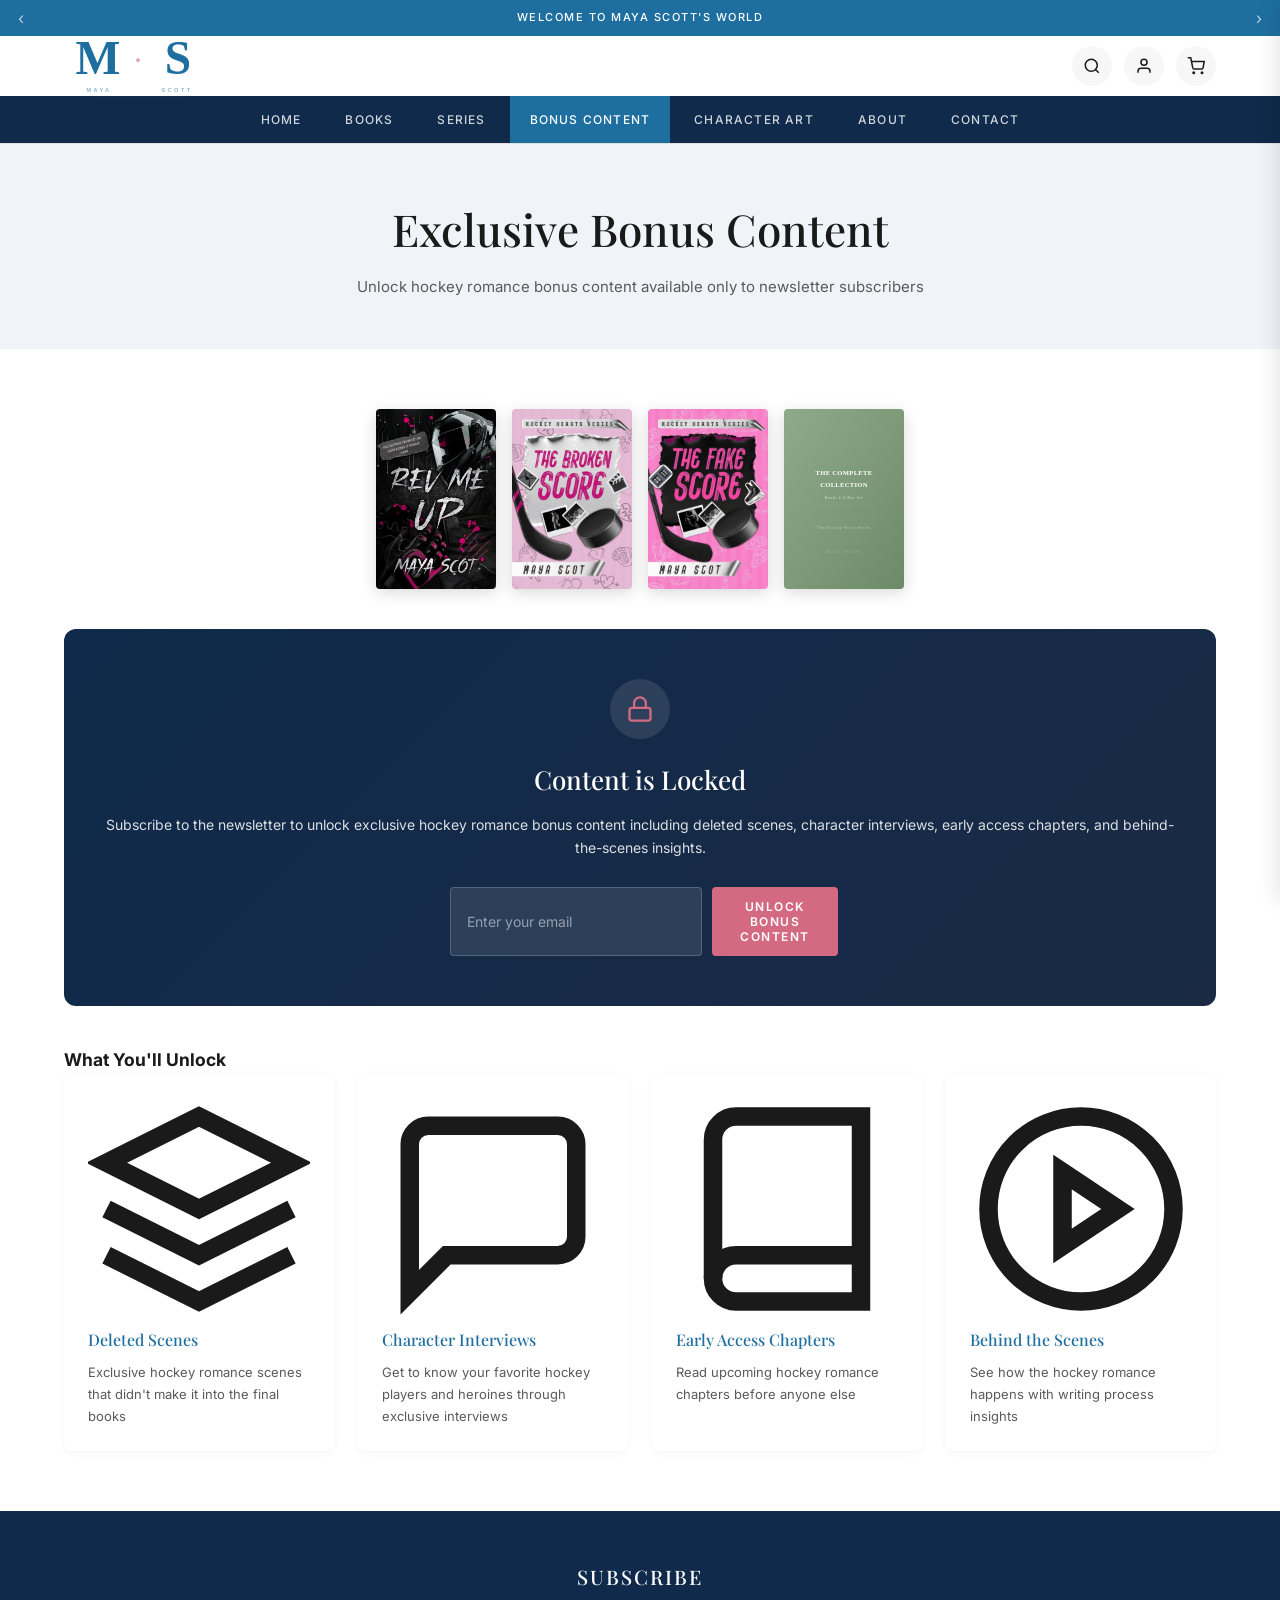
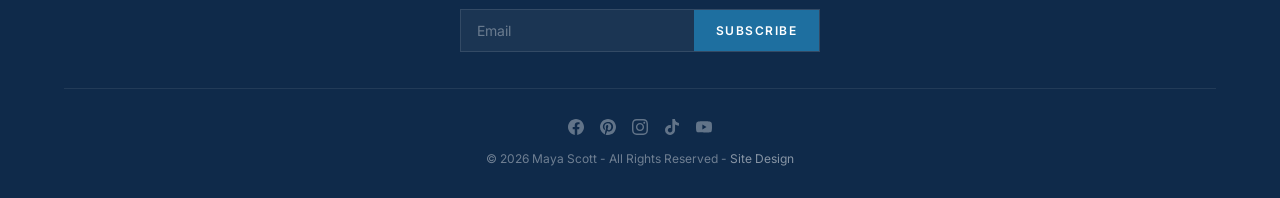
<file: bonus-content.html>
<!DOCTYPE html>
<html lang="en">
<head>
  <meta charset="UTF-8">
  <meta name="viewport" content="width=device-width, initial-scale=1.0">
  <title>Bonus Content - Maya Scott</title>
  <link rel="preconnect" href="https://fonts.googleapis.com">
  <link rel="preconnect" href="https://fonts.gstatic.com" crossorigin>
  <link href="https://fonts.googleapis.com/css2?family=Playfair+Display:ital,wght@0,400;0,500;0,600;0,700;1,400;1,500&family=Inter:wght@300;400;500;600&display=swap" rel="stylesheet">
  <link rel="stylesheet" href="css/style.css">
</head>
<body>
  <a class="skip-link" href="#MainContent">Skip to content</a>

  <!-- Cart Drawer -->
  <div class="cart-drawer-overlay" id="cartOverlay"></div>
  <div class="cart-drawer" id="cartDrawer">
    <div class="cart-drawer-header">
      <h3>Your cart</h3>
      <button class="cart-drawer-close" id="cartClose">&times;</button>
    </div>
    <div class="cart-drawer-body">
      <div class="cart-empty">
        <p>Your cart is empty</p>
        <a href="#" class="btn btn-primary btn-sm" id="continueShopping">Continue shopping</a>
        <div class="cart-login-prompt">
          <p>Have an account?</p>
          <a href="#">Log in</a> to check out faster.
        </div>
      </div>
    </div>
  </div>


  <!-- Announcement Bar Slider -->
  <div class="announcement-bar">
    <div class="announcement-slider" id="announcementSlider">
      <div class="announcement-slide active">Welcome to Maya Scott's World</div>
      <div class="announcement-slide">NEW RELEASE COMING SOON!</div>
      <div class="announcement-slide">FOLLOW MAYA ON SOCIALS</div>
      <div class="announcement-slide">GET EXCLUSIVE BONUS CONTENT!</div>
    </div>
    <button class="announcement-prev" id="announcePrev">&lsaquo;</button>
    <button class="announcement-next" id="announceNext">&rsaquo;</button>
  </div>

  <!-- Header -->
  <header class="site-header">
    <div class="header-inner">
      <button class="mobile-menu-btn" id="mobileMenuBtn" aria-label="Menu">
        <span></span><span></span><span></span>
      </button>

      <div class="logo">
        <a href="index.html">
          <img src="assets/logo.svg" alt="Maya Scott" width="180" height="90">
        </a>
      </div>

      <div class="header-icons">
        <button class="header-icon search-toggle" id="searchToggle" aria-label="Search">
          <svg viewBox="0 0 24 24" fill="none" stroke="currentColor" stroke-width="2"><circle cx="11" cy="11" r="8"/><path d="M21 21l-4.35-4.35"/></svg>
        </button>
        <a href="#" class="header-icon" aria-label="Log in">
          <svg viewBox="0 0 24 24" fill="none" stroke="currentColor" stroke-width="2"><path d="M20 21v-2a4 4 0 0 0-4-4H8a4 4 0 0 0-4 4v2"/><circle cx="12" cy="7" r="4"/></svg>
        </a>
        <button class="header-icon cart-toggle" id="cartToggle" aria-label="Cart">
          <svg viewBox="0 0 24 24" fill="none" stroke="currentColor" stroke-width="2"><circle cx="9" cy="21" r="1"/><circle cx="20" cy="21" r="1"/><path d="M1 1h4l2.68 13.39a2 2 0 0 0 2 1.61h9.72a2 2 0 0 0 2-1.61L23 6H6"/></svg>
        </button>
      </div>
    </div>

    <!-- Main Navigation -->
    <nav class="main-nav" id="mainNav">
      <ul class="nav-list">
        <li><a href="index.html">Home</a></li>
        <li><a href="books.html">Books</a></li>
        <li><a href="series.html">Series</a></li>
        <li><a href="bonus-content.html" class="active">Bonus Content</a></li>
        <li><a href="character-art.html">Character Art</a></li>
        <li><a href="about.html">About</a></li>
        <li><a href="contact.html">Contact</a></li>
      </ul>
    </nav>

    <!-- Search Overlay -->
    <div class="search-overlay" id="searchOverlay">
      <div class="search-modal">
        <button class="search-close" id="searchClose">&times;</button>
        <form class="search-form">
          <input type="text" placeholder="Search" autofocus>
          <button type="submit" aria-label="Search">
            <svg viewBox="0 0 24 24" fill="none" stroke="currentColor" stroke-width="2"><circle cx="11" cy="11" r="8"/><path d="M21 21l-4.35-4.35"/></svg>
          </button>
        </form>
      </div>
    </div>
  </header>

  <!-- Mobile Navigation Overlay -->
  <div class="mobile-nav-overlay" id="mobileNavOverlay">
    <div class="mobile-nav-panel">
      <button class="mobile-nav-close" id="mobileNavClose">&times;</button>
      <ul class="mobile-nav-list">
        <li><a href="index.html">Home</a></li>
        <li><a href="books.html">Books</a></li>
        <li><a href="series.html">Series</a></li>
        <li><a href="bonus-content.html" class="active">Bonus Content</a></li>
        <li><a href="character-art.html">Character Art</a></li>
        <li><a href="about.html">About</a></li>
        <li><a href="contact.html">Contact</a></li>
      </ul>
    </div>
  </div>

  <main id="MainContent">
    <!-- Page Header -->
    <section class="page-header">
      <div class="container">
        <h1>Exclusive Bonus Content</h1>
        <p>Unlock hockey romance bonus content available only to newsletter subscribers</p>
      </div>
    </section>

    <!-- Bonus Content Section -->
    <section class="bonus-content-full">
      <div class="container">
        <!-- Book Covers Strip -->
        <div class="bonus-book-strip">
          <a href="product.html?id=rev-me-up" class="bonus-book-strip-item">
            <img src="assets/book-cover/rev-me-up.jpg" alt="Rev Me Up">
          </a>
          <a href="product.html?id=the-broken-score" class="bonus-book-strip-item">
            <img src="assets/book-cover/the-broken-score.jpg" alt="The Broken Score">
          </a>
          <a href="product.html?id=the-fake-score" class="bonus-book-strip-item">
            <img src="assets/book-cover/the-fake-score.jpg" alt="The Fake Score">
          </a>
          <a href="product.html?id=complete-collection" class="bonus-book-strip-item">
            <img src="assets/book-cover/complete-collection.svg" alt="The Complete Collection">
          </a>
        </div>

        <!-- Locked Content -->
        <div class="bonus-locked">
          <div class="lock-icon">
            <svg viewBox="0 0 24 24" fill="none" stroke="currentColor" stroke-width="2"><rect x="3" y="11" width="18" height="11" rx="2" ry="2"/><path d="M7 11V7a5 5 0 0 1 10 0v4"/></svg>
          </div>
          <h2>Content is Locked</h2>
          <p>Subscribe to the newsletter to unlock exclusive hockey romance bonus content including deleted scenes, character interviews, early access chapters, and behind-the-scenes insights.</p>
          <form class="bonus-newsletter-form" action="subscribe.php" method="POST">
            <input type="email" name="email" placeholder="Enter your email" required>
            <button type="submit" class="btn btn-primary">Unlock Bonus Content</button>
          </form>
        </div>

        <!-- Content Preview -->
        <div class="bonus-preview">
          <h3>What You'll Unlock</h3>
          <div class="bonus-preview-grid">
            <div class="bonus-preview-item">
              <div class="preview-icon">
                <svg viewBox="0 0 24 24" fill="none" stroke="currentColor" stroke-width="2"><path d="M12 2L2 7l10 5 10-5-10-5zM2 17l10 5 10-5M2 12l10 5 10-5"/></svg>
              </div>
              <h4>Deleted Scenes</h4>
              <p>Exclusive hockey romance scenes that didn't make it into the final books</p>
            </div>
            <div class="bonus-preview-item">
              <div class="preview-icon">
                <svg viewBox="0 0 24 24" fill="none" stroke="currentColor" stroke-width="2"><path d="M21 15a2 2 0 0 1-2 2H7l-4 4V5a2 2 0 0 1 2-2h14a2 2 0 0 1 2 2z"/></svg>
              </div>
              <h4>Character Interviews</h4>
              <p>Get to know your favorite hockey players and heroines through exclusive interviews</p>
            </div>
            <div class="bonus-preview-item">
              <div class="preview-icon">
                <svg viewBox="0 0 24 24" fill="none" stroke="currentColor" stroke-width="2"><path d="M4 19.5A2.5 2.5 0 0 1 6.5 17H20"/><path d="M6.5 2H20v20H6.5A2.5 2.5 0 0 1 4 19.5v-15A2.5 2.5 0 0 1 6.5 2z"/></svg>
              </div>
              <h4>Early Access Chapters</h4>
              <p>Read upcoming hockey romance chapters before anyone else</p>
            </div>
            <div class="bonus-preview-item">
              <div class="preview-icon">
                <svg viewBox="0 0 24 24" fill="none" stroke="currentColor" stroke-width="2"><circle cx="12" cy="12" r="10"/><polygon points="10 8 16 12 10 16 10 8"/></svg>
              </div>
              <h4>Behind the Scenes</h4>
              <p>See how the hockey romance happens with writing process insights</p>
            </div>
          </div>
        </div>
      </div>
    </section>
  </main>

  <!-- Footer -->
  <footer class="site-footer">
    <div class="container">
      <div class="footer-newsletter">
        <h3>SUBSCRIBE</h3>
        <form class="footer-newsletter-form" action="subscribe.php" method="POST">
          <input type="email" name="email" placeholder="Email" required>
          <button type="submit" class="btn-subscribe">Subscribe</button>
        </form>
      </div>
      <div class="footer-bottom">
        <div class="footer-social">
          <a href="#" aria-label="Facebook"><svg viewBox="0 0 24 24" fill="currentColor"><path d="M24 12.073c0-6.627-5.373-12-12-12s-12 5.373-12 12c0 5.99 4.388 10.954 10.125 11.854v-8.385H7.078v-3.47h3.047V9.43c0-3.007 1.792-4.669 4.533-4.669 1.312 0 2.686.235 2.686.235v2.953H15.83c-1.491 0-1.956.925-1.956 1.874v2.25h3.328l-.532 3.47h-2.796v8.385C19.612 23.027 24 18.062 24 12.073z"/></svg></a>
          <a href="#" aria-label="Pinterest"><svg viewBox="0 0 24 24" fill="currentColor"><path d="M12 0C5.373 0 0 5.372 0 12c0 5.084 3.163 9.426 7.627 11.174-.105-.949-.2-2.403.042-3.438.218-.932 1.407-5.965 1.407-5.965s-.359-.719-.359-1.782c0-1.668.967-2.914 2.171-2.914 1.023 0 1.518.769 1.518 1.69 0 1.029-.655 2.568-.994 3.995-.283 1.194.599 2.169 1.777 2.169 2.133 0 3.772-2.249 3.772-5.495 0-2.873-2.064-4.882-5.012-4.882-3.414 0-5.418 2.561-5.418 5.207 0 1.031.397 2.138.893 2.738a.36.36 0 0 1 .083.345l-.333 1.36c-.053.22-.174.267-.402.161-1.499-.698-2.436-2.889-2.436-4.649 0-3.785 2.75-7.262 7.929-7.262 4.163 0 7.398 2.967 7.398 6.931 0 4.136-2.607 7.464-6.227 7.464-1.216 0-2.359-.631-2.75-1.378l-.748 2.853c-.271 1.043-1.002 2.35-1.492 3.146C9.57 23.812 10.763 24 12 24c6.627 0 12-5.373 12-12 0-6.628-5.373-12-12-12z"/></svg></a>
          <a href="#" aria-label="Instagram"><svg viewBox="0 0 24 24" fill="currentColor"><path d="M12 2.163c3.204 0 3.584.012 4.85.07 3.252.148 4.771 1.691 4.919 4.919.058 1.265.069 1.645.069 4.849 0 3.205-.012 3.584-.069 4.849-.149 3.225-1.664 4.771-4.919 4.919-1.266.058-1.644.07-4.85.07-3.204 0-3.584-.012-4.849-.07-3.26-.149-4.771-1.699-4.919-4.92-.058-1.265-.07-1.644-.07-4.849 0-3.204.013-3.583.07-4.849.149-3.227 1.664-4.771 4.919-4.919 1.266-.057 1.645-.069 4.849-.069zm0-2.163c-3.259 0-3.667.014-4.947.072-4.358.2-6.78 2.618-6.98 6.98-.059 1.281-.073 1.689-.073 4.948 0 3.259.014 3.668.072 4.948.2 4.358 2.618 6.78 6.98 6.98 1.281.058 1.689.072 4.948.072 3.259 0 3.668-.014 4.948-.072 4.354-.2 6.782-2.618 6.979-6.98.059-1.28.073-1.689.073-4.948 0-3.259-.014-3.667-.072-4.947-.196-4.354-2.617-6.78-6.979-6.98-1.281-.059-1.69-.073-4.949-.073zm0 5.838c-3.403 0-6.162 2.759-6.162 6.162s2.759 6.163 6.162 6.163 6.162-2.759 6.162-6.163c0-3.403-2.759-6.162-6.162-6.162zm0 10.162c-2.209 0-4-1.79-4-4 0-2.209 1.791-4 4-4s4 1.791 4 4c0 2.21-1.791 4-4 4zm6.406-11.845c-.796 0-1.441.645-1.441 1.44s.645 1.44 1.441 1.44c.795 0 1.439-.645 1.439-1.44s-.644-1.44-1.439-1.44z"/></svg></a>
          <a href="#" aria-label="TikTok"><svg viewBox="0 0 24 24" fill="currentColor"><path d="M12.525.02c1.31-.02 2.61-.01 3.91-.02.08 1.53.63 3.09 1.75 4.17 1.12 1.11 2.7 1.62 4.24 1.79v4.03c-1.44-.05-2.89-.35-4.2-.97-.57-.26-1.1-.59-1.62-.93-.01 2.92.01 5.84-.02 8.75-.08 1.4-.54 2.79-1.35 3.94-1.31 1.92-3.58 3.17-5.91 3.21-1.43.08-2.86-.31-4.08-1.03-2.02-1.19-3.44-3.37-3.65-5.71-.02-.5-.03-1-.01-1.49.18-1.9 1.12-3.72 2.58-4.96 1.66-1.44 3.98-2.13 6.15-1.72.02 1.48-.04 2.96-.04 4.44-.99-.32-2.15-.23-3.02.37-.63.41-1.11 1.04-1.36 1.75-.21.51-.15 1.07-.14 1.61.24 1.64 1.82 3.02 3.5 2.87 1.12-.01 2.19-.66 2.77-1.61.19-.33.4-.67.41-1.06.1-1.79.06-3.57.07-5.36.01-4.03-.01-8.05.02-12.07z"/></svg></a>
          <a href="#" aria-label="YouTube"><svg viewBox="0 0 24 24" fill="currentColor"><path d="M23.498 6.186a3.016 3.016 0 0 0-2.122-2.136C19.505 3.545 12 3.545 12 3.545s-7.505 0-9.377.505A3.017 3.017 0 0 0 .502 6.186C0 8.07 0 12 0 12s0 3.93.502 5.814a3.016 3.016 0 0 0 2.122 2.136c1.871.505 9.376.505 9.376.505s7.505 0 9.377-.505a3.015 3.015 0 0 0 2.122-2.136C24 15.93 24 12 24 12s0-3.93-.502-5.814zM9.545 15.568V8.432L15.818 12l-6.273 3.568z"/></svg></a>
        </div>
        <p>&copy; 2026 Maya Scott - All Rights Reserved - <a href="#">Site Design</a></p>
      </div>
    </div>
  </footer>

  <script src="js/main.js"></script>
</body>
</html>
</file>
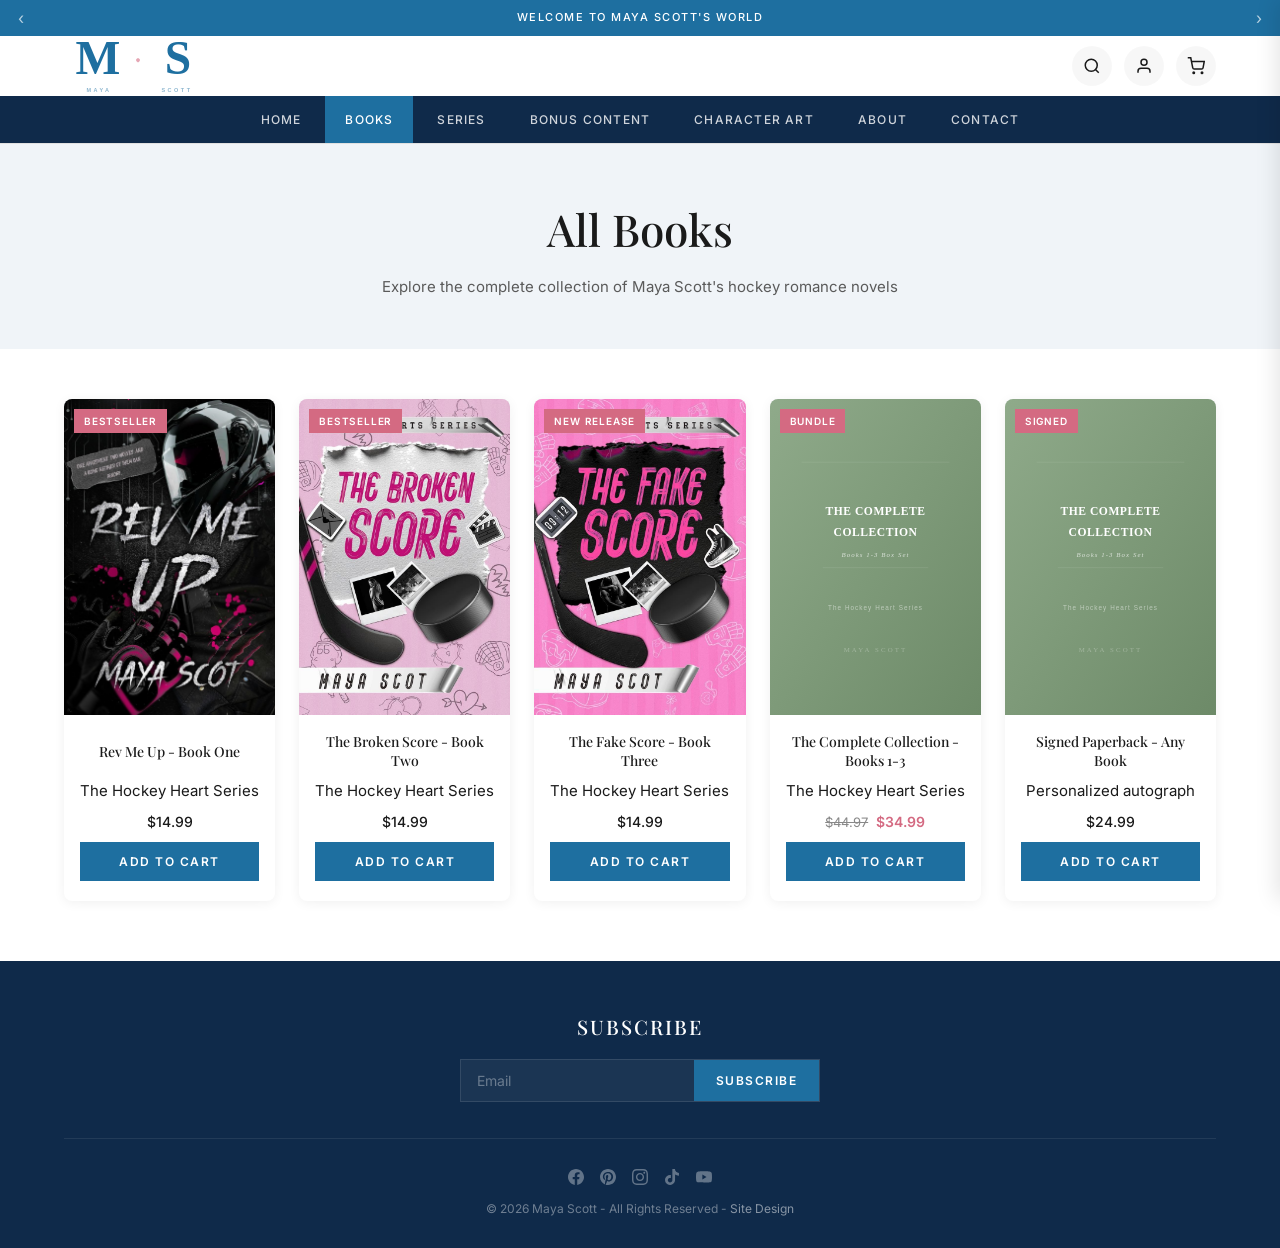
<file: books.html>
<!DOCTYPE html>
<html lang="en">
<head>
  <meta charset="UTF-8">
  <meta name="viewport" content="width=device-width, initial-scale=1.0">
  <title>Books - Maya Scott</title>
  <link rel="preconnect" href="https://fonts.googleapis.com">
  <link rel="preconnect" href="https://fonts.gstatic.com" crossorigin>
  <link href="https://fonts.googleapis.com/css2?family=Playfair+Display:ital,wght@0,400;0,500;0,600;0,700;1,400;1,500&family=Inter:wght@300;400;500;600&display=swap" rel="stylesheet">
  <link rel="stylesheet" href="css/style.css">
</head>
<body>
  <a class="skip-link" href="#MainContent">Skip to content</a>


  <!-- Cart Drawer -->
  <div class="cart-drawer-overlay" id="cartOverlay"></div>
  <div class="cart-drawer" id="cartDrawer">
    <div class="cart-drawer-header">
      <h3>Your cart</h3>
      <button class="cart-drawer-close" id="cartClose">&times;</button>
    </div>
    <div class="cart-drawer-body">
      <div class="cart-empty">
        <p>Your cart is empty</p>
        <a href="index.html" class="btn btn-primary btn-sm" id="continueShopping">Continue shopping</a>
        <div class="cart-login-prompt">
          <p>Have an account?</p>
          <a href="#">Log in</a> to check out faster.
        </div>
      </div>
    </div>
  </div>

  <!-- Announcement Bar Slider -->
  <div class="announcement-bar">
    <div class="announcement-slider" id="announcementSlider">
      <div class="announcement-slide active">Welcome to Maya Scott's World</div>
      <div class="announcement-slide">NEW RELEASE COMING SOON!</div>
      <div class="announcement-slide">FOLLOW MAYA ON SOCIALS</div>
      <div class="announcement-slide">GET EXCLUSIVE BONUS CONTENT!</div>
    </div>
    <button class="announcement-prev" id="announcePrev">&lsaquo;</button>
    <button class="announcement-next" id="announceNext">&rsaquo;</button>
  </div>

  <!-- Header -->
  <header class="site-header">
    <div class="header-inner">
      <button class="mobile-menu-btn" id="mobileMenuBtn" aria-label="Menu">
        <span></span><span></span><span></span>
      </button>

      <div class="logo">
        <a href="index.html">
          <img src="assets/logo.svg" alt="Maya Scott" width="180" height="90">
        </a>
      </div>

      <div class="header-icons">
        <button class="header-icon search-toggle" id="searchToggle" aria-label="Search">
          <svg viewBox="0 0 24 24" fill="none" stroke="currentColor" stroke-width="2"><circle cx="11" cy="11" r="8"/><path d="M21 21l-4.35-4.35"/></svg>
        </button>
        <a href="#" class="header-icon" aria-label="Log in">
          <svg viewBox="0 0 24 24" fill="none" stroke="currentColor" stroke-width="2"><path d="M20 21v-2a4 4 0 0 0-4-4H8a4 4 0 0 0-4 4v2"/><circle cx="12" cy="7" r="4"/></svg>
        </a>
        <button class="header-icon cart-toggle" id="cartToggle" aria-label="Cart">
          <svg viewBox="0 0 24 24" fill="none" stroke="currentColor" stroke-width="2"><circle cx="9" cy="21" r="1"/><circle cx="20" cy="21" r="1"/><path d="M1 1h4l2.68 13.39a2 2 0 0 0 2 1.61h9.72a2 2 0 0 0 2-1.61L23 6H6"/></svg>
        </button>
      </div>
    </div>

    <!-- Main Navigation -->
    <nav class="main-nav" id="mainNav">
      <ul class="nav-list">
        <li><a href="index.html">Home</a></li>
        <li><a href="books.html" class="active">Books</a></li>
        <li><a href="series.html">Series</a></li>
        <li><a href="bonus-content.html">Bonus Content</a></li>
        <li><a href="character-art.html">Character Art</a></li>
        <li><a href="about.html">About</a></li>
        <li><a href="contact.html">Contact</a></li>
      </ul>
    </nav>

    <!-- Search Overlay -->
    <div class="search-overlay" id="searchOverlay">
      <div class="search-modal">
        <button class="search-close" id="searchClose">&times;</button>
        <form class="search-form">
          <input type="text" placeholder="Search" autofocus>
          <button type="submit" aria-label="Search">
            <svg viewBox="0 0 24 24" fill="none" stroke="currentColor" stroke-width="2"><circle cx="11" cy="11" r="8"/><path d="M21 21l-4.35-4.35"/></svg>
          </button>
        </form>
      </div>
    </div>
  </header>

  <!-- Mobile Navigation Overlay -->
  <div class="mobile-nav-overlay" id="mobileNavOverlay">
    <div class="mobile-nav-panel">
      <button class="mobile-nav-close" id="mobileNavClose">&times;</button>
      <ul class="mobile-nav-list">
        <li><a href="index.html">Home</a></li>
        <li><a href="books.html" class="active">Books</a></li>
        <li><a href="series.html">Series</a></li>
        <li><a href="bonus-content.html">Bonus Content</a></li>
        <li><a href="character-art.html">Character Art</a></li>
        <li><a href="about.html">About</a></li>
        <li><a href="contact.html">Contact</a></li>
      </ul>
    </div>
  </div>

  <main id="MainContent">
    <!-- Page Header -->
    <section class="page-header">
      <div class="container">
        <h1>All Books</h1>
        <p>Explore the complete collection of Maya Scott's hockey romance novels</p>
      </div>
    </section>

    <!-- Books Grid -->
    <section class="books-section">
      <div class="container">
        <div class="product-grid">
          <div class="product-card">
            <a href="product.html?id=rev-me-up" class="product-image">
              <img class="product-img-primary" src="assets/book-cover/rev-me-up.jpg" alt="Rev Me Up">
              <img class="product-img-secondary" src="assets/book-cover/rev-me-up.jpg" alt="Rev Me Up">
              <span class="product-badge">Bestseller</span>
            </a>
            <div class="product-info">
              <h3><a href="product.html?id=rev-me-up">Rev Me Up - Book One</a></h3>
              <p class="product-description">The Hockey Heart Series</p>
              <div class="product-price">
                <span class="price-regular">$14.99</span>
              </div>
              <button class="btn btn-primary" data-add-to-cart data-product-id="rev-me-up" data-product-title="Rev Me Up - Book One" data-product-price="14.99" data-product-image="assets/book-cover/rev-me-up.jpg">Add to Cart</button>
            </div>
          </div>

          <div class="product-card">
            <a href="product.html?id=the-broken-score" class="product-image">
              <img class="product-img-primary" src="assets/book-cover/the-broken-score.jpg" alt="The Broken Score">
              <img class="product-img-secondary" src="assets/book-cover/the-broken-score.jpg" alt="The Broken Score">
              <span class="product-badge">Bestseller</span>
            </a>
            <div class="product-info">
              <h3><a href="product.html?id=the-broken-score">The Broken Score - Book Two</a></h3>
              <p class="product-description">The Hockey Heart Series</p>
              <div class="product-price">
                <span class="price-regular">$14.99</span>
              </div>
              <button class="btn btn-primary" data-add-to-cart data-product-id="the-broken-score" data-product-title="The Broken Score - Book Two" data-product-price="14.99" data-product-image="assets/book-cover/the-broken-score.jpg">Add to Cart</button>
            </div>
          </div>

          <div class="product-card">
            <a href="product.html?id=the-fake-score" class="product-image">
              <img class="product-img-primary" src="assets/book-cover/the-fake-score.jpg" alt="The Fake Score">
              <img class="product-img-secondary" src="assets/book-cover/the-fake-score.jpg" alt="The Fake Score">
              <span class="product-badge">New Release</span>
            </a>
            <div class="product-info">
              <h3><a href="product.html?id=the-fake-score">The Fake Score - Book Three</a></h3>
              <p class="product-description">The Hockey Heart Series</p>
              <div class="product-price">
                <span class="price-regular">$14.99</span>
              </div>
              <button class="btn btn-primary" data-add-to-cart data-product-id="the-fake-score" data-product-title="The Fake Score - Book Three" data-product-price="14.99" data-product-image="assets/book-cover/the-fake-score.jpg">Add to Cart</button>
            </div>
          </div>

          <div class="product-card">
            <a href="product.html?id=hockey-collection" class="product-image">
              <img class="product-img-primary" src="assets/book-cover/complete-collection.svg" alt="The Complete Collection">
              <img class="product-img-secondary" src="assets/book-cover/complete-collection.svg" alt="The Complete Collection">
              <span class="product-badge">Bundle</span>
            </a>
            <div class="product-info">
              <h3><a href="product.html?id=hockey-collection">The Complete Collection - Books 1-3</a></h3>
              <p class="product-description">The Hockey Heart Series</p>
              <div class="product-price">
                <span class="price-compare">$44.97</span>
                <span class="price-sale">$34.99</span>
              </div>
              <button class="btn btn-primary" data-add-to-cart data-product-id="hockey-collection" data-product-title="The Complete Collection - Books 1-3" data-product-price="34.99" data-product-image="assets/book-cover/complete-collection.svg">Add to Cart</button>
            </div>
          </div>

          <div class="product-card">
            <a href="product.html?id=signed-hockey" class="product-image">
              <img class="product-img-primary" src="assets/book-cover/complete-collection.svg" alt="Signed Paperback">
              <img class="product-img-secondary" src="assets/book-cover/complete-collection.svg" alt="Signed Paperback">
              <span class="product-badge">Signed</span>
            </a>
            <div class="product-info">
              <h3><a href="product.html?id=signed-hockey">Signed Paperback - Any Book</a></h3>
              <p class="product-description">Personalized autograph</p>
              <div class="product-price">
                <span class="price-regular">$24.99</span>
              </div>
              <button class="btn btn-primary" data-add-to-cart data-product-id="signed-hockey" data-product-title="Signed Paperback - Any Book" data-product-price="24.99" data-product-image="assets/book-cover/complete-collection.svg">Add to Cart</button>
            </div>
          </div>
        </div>
      </div>
    </section>
  </main>

  <!-- Footer -->
  <footer class="site-footer">
    <div class="container">
      <div class="footer-newsletter">
        <h3>SUBSCRIBE</h3>
        <form class="footer-newsletter-form" action="subscribe.php" method="POST">
          <input type="email" name="email" placeholder="Email" required>
          <button type="submit" class="btn-subscribe">Subscribe</button>
        </form>
      </div>
      <div class="footer-bottom">
        <div class="footer-social">
          <a href="#" aria-label="Facebook"><svg viewBox="0 0 24 24" fill="currentColor"><path d="M24 12.073c0-6.627-5.373-12-12-12s-12 5.373-12 12c0 5.99 4.388 10.954 10.125 11.854v-8.385H7.078v-3.47h3.047V9.43c0-3.007 1.792-4.669 4.533-4.669 1.312 0 2.686.235 2.686.235v2.953H15.83c-1.491 0-1.956.925-1.956 1.874v2.25h3.328l-.532 3.47h-2.796v8.385C19.612 23.027 24 18.062 24 12.073z"/></svg></a>
          <a href="#" aria-label="Pinterest"><svg viewBox="0 0 24 24" fill="currentColor"><path d="M12 0C5.373 0 0 5.372 0 12c0 5.084 3.163 9.426 7.627 11.174-.105-.949-.2-2.403.042-3.438.218-.932 1.407-5.965 1.407-5.965s-.359-.719-.359-1.782c0-1.668.967-2.914 2.171-2.914 1.023 0 1.518.769 1.518 1.69 0 1.029-.655 2.568-.994 3.995-.283 1.194.599 2.169 1.777 2.169 2.133 0 3.772-2.249 3.772-5.495 0-2.873-2.064-4.882-5.012-4.882-3.414 0-5.418 2.561-5.418 5.207 0 1.031.397 2.138.893 2.738a.36.36 0 0 1 .083.345l-.333 1.36c-.053.22-.174.267-.402.161-1.499-.698-2.436-2.889-2.436-4.649 0-3.785 2.75-7.262 7.929-7.262 4.163 0 7.398 2.967 7.398 6.931 0 4.136-2.607 7.464-6.227 7.464-1.216 0-2.359-.631-2.75-1.378l-.748 2.853c-.271 1.043-1.002 2.35-1.492 3.146C9.57 23.812 10.763 24 12 24c6.627 0 12-5.373 12-12 0-6.628-5.373-12-12-12z"/></svg></a>
          <a href="#" aria-label="Instagram"><svg viewBox="0 0 24 24" fill="currentColor"><path d="M12 2.163c3.204 0 3.584.012 4.85.07 3.252.148 4.771 1.691 4.919 4.919.058 1.265.069 1.645.069 4.849 0 3.205-.012 3.584-.069 4.849-.149 3.225-1.664 4.771-4.919 4.919-1.266.058-1.644.07-4.85.07-3.204 0-3.584-.012-4.849-.07-3.26-.149-4.771-1.699-4.919-4.92-.058-1.265-.07-1.644-.07-4.849 0-3.204.013-3.583.07-4.849.149-3.227 1.664-4.771 4.919-4.919 1.266-.057 1.645-.069 4.849-.069zm0-2.163c-3.259 0-3.667.014-4.947.072-4.358.2-6.78 2.618-6.98 6.98-.059 1.281-.073 1.689-.073 4.948 0 3.259.014 3.668.072 4.948.2 4.358 2.618 6.78 6.98 6.98 1.281.058 1.689.072 4.948.072 3.259 0 3.668-.014 4.948-.072 4.354-.2 6.782-2.618 6.979-6.98.059-1.28.073-1.689.073-4.948 0-3.259-.014-3.667-.072-4.947-.196-4.354-2.617-6.78-6.979-6.98-1.281-.059-1.69-.073-4.949-.073zm0 5.838c-3.403 0-6.162 2.759-6.162 6.162s2.759 6.163 6.162 6.163 6.162-2.759 6.162-6.163c0-3.403-2.759-6.162-6.162-6.162zm0 10.162c-2.209 0-4-1.79-4-4 0-2.209 1.791-4 4-4s4 1.791 4 4c0 2.21-1.791 4-4 4zm6.406-11.845c-.796 0-1.441.645-1.441 1.44s.645 1.44 1.441 1.44c.795 0 1.439-.645 1.439-1.44s-.644-1.44-1.439-1.44z"/></svg></a>
          <a href="#" aria-label="TikTok"><svg viewBox="0 0 24 24" fill="currentColor"><path d="M12.525.02c1.31-.02 2.61-.01 3.91-.02.08 1.53.63 3.09 1.75 4.17 1.12 1.11 2.7 1.62 4.24 1.79v4.03c-1.44-.05-2.89-.35-4.2-.97-.57-.26-1.1-.59-1.62-.93-.01 2.92.01 5.84-.02 8.75-.08 1.4-.54 2.79-1.35 3.94-1.31 1.92-3.58 3.17-5.91 3.21-1.43.08-2.86-.31-4.08-1.03-2.02-1.19-3.44-3.37-3.65-5.71-.02-.5-.03-1-.01-1.49.18-1.9 1.12-3.72 2.58-4.96 1.66-1.44 3.98-2.13 6.15-1.72.02 1.48-.04 2.96-.04 4.44-.99-.32-2.15-.23-3.02.37-.63.41-1.11 1.04-1.36 1.75-.21.51-.15 1.07-.14 1.61.24 1.64 1.82 3.02 3.5 2.87 1.12-.01 2.19-.66 2.77-1.61.19-.33.4-.67.41-1.06.1-1.79.06-3.57.07-5.36.01-4.03-.01-8.05.02-12.07z"/></svg></a>
          <a href="#" aria-label="YouTube"><svg viewBox="0 0 24 24" fill="currentColor"><path d="M23.498 6.186a3.016 3.016 0 0 0-2.122-2.136C19.505 3.545 12 3.545 12 3.545s-7.505 0-9.377.505A3.017 3.017 0 0 0 .502 6.186C0 8.07 0 12 0 12s0 3.93.502 5.814a3.016 3.016 0 0 0 2.122 2.136c1.871.505 9.376.505 9.376.505s7.505 0 9.377-.505a3.015 3.015 0 0 0 2.122-2.136C24 15.93 24 12 24 12s0-3.93-.502-5.814zM9.545 15.568V8.432L15.818 12l-6.273 3.568z"/></svg></a>
        </div>
        <p>&copy; 2026 Maya Scott - All Rights Reserved - <a href="#">Site Design</a></p>
      </div>
    </div>
  </footer>

  <script src="js/main.js"></script>
</body>
</html>
</file>
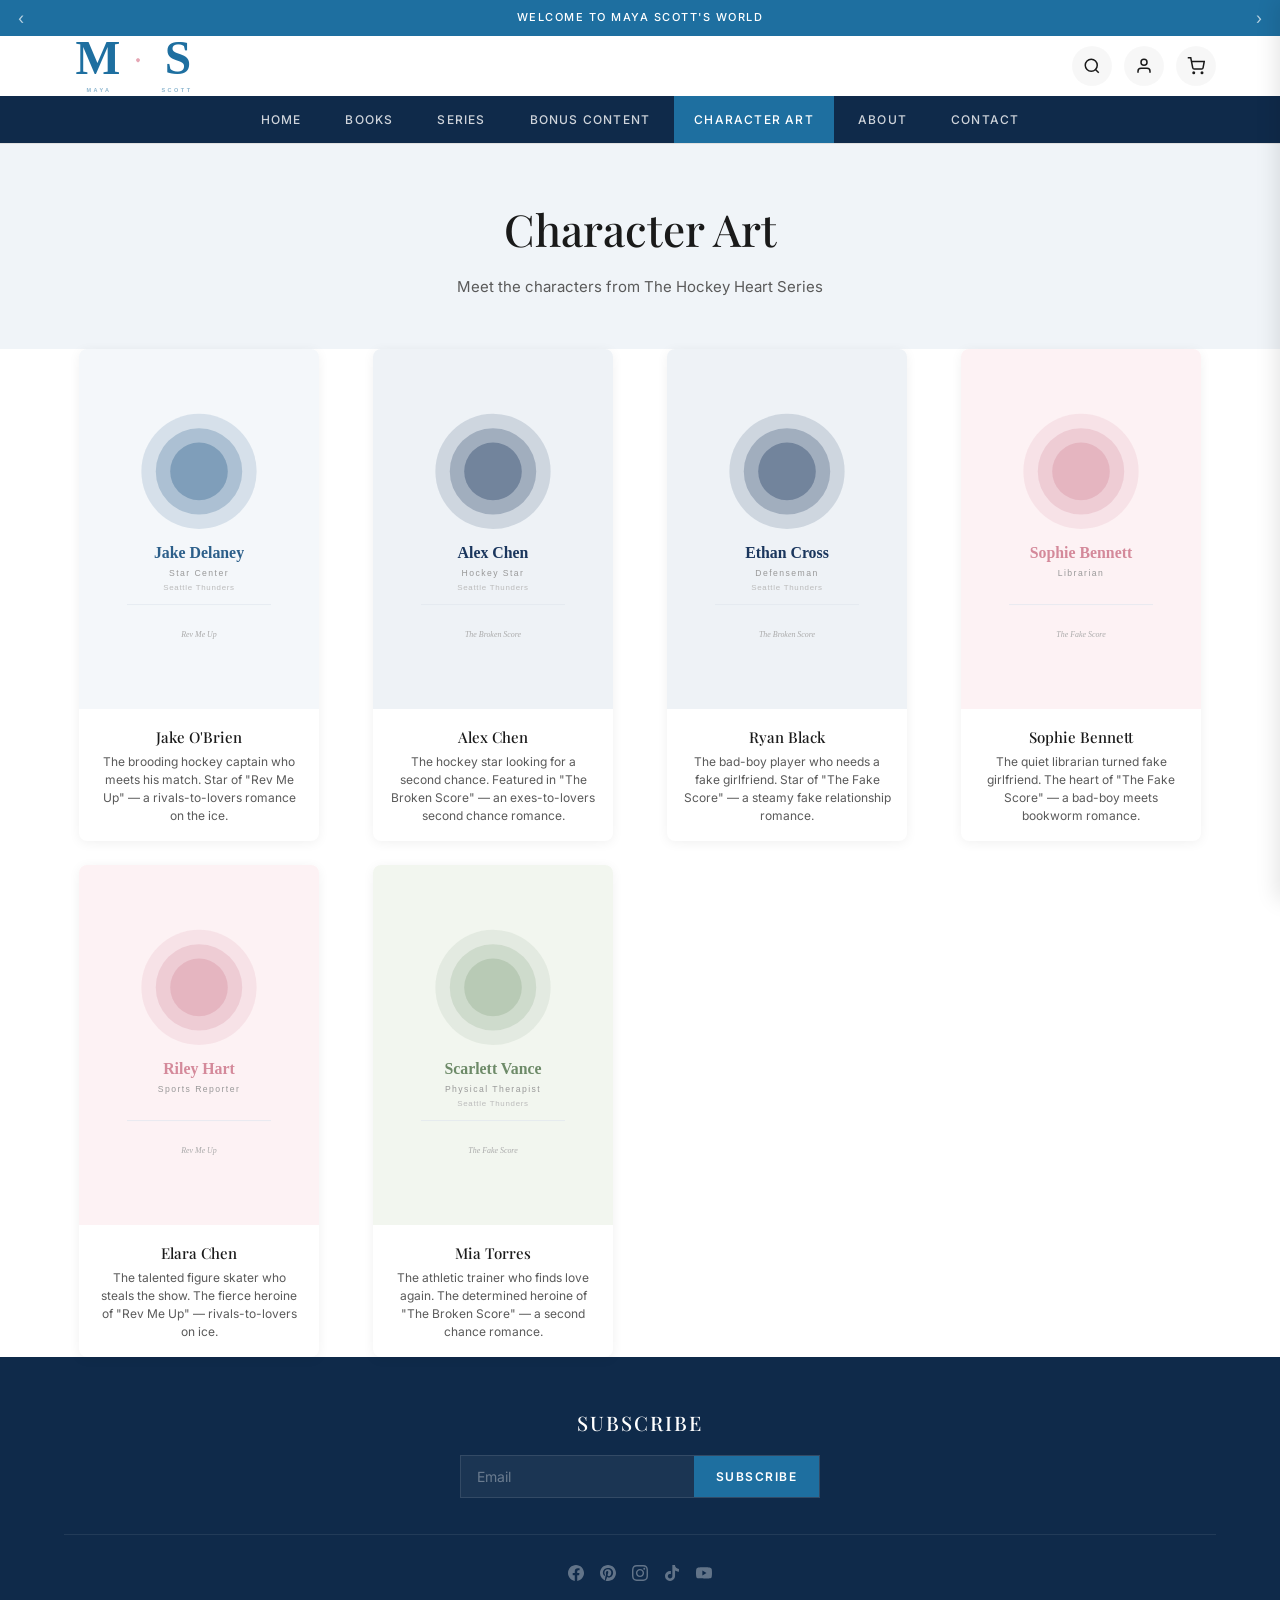
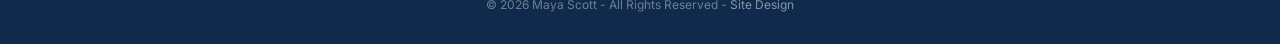
<file: character-art.html>
<!DOCTYPE html>
<html lang="en">
<head>
  <meta charset="UTF-8">
  <meta name="viewport" content="width=device-width, initial-scale=1.0">
  <title>Character Art - Maya Scott</title>
  <link rel="preconnect" href="https://fonts.googleapis.com">
  <link rel="preconnect" href="https://fonts.gstatic.com" crossorigin>
  <link href="https://fonts.googleapis.com/css2?family=Playfair+Display:ital,wght@0,400;0,500;0,600;0,700;1,400;1,500&family=Inter:wght@300;400;500;600&display=swap" rel="stylesheet">
  <link rel="stylesheet" href="css/style.css">
</head>
<body>
  <a class="skip-link" href="#MainContent">Skip to content</a>

  <!-- Cart Drawer -->
  <div class="cart-drawer-overlay" id="cartOverlay"></div>
  <div class="cart-drawer" id="cartDrawer">
    <div class="cart-drawer-header">
      <h3>Your cart</h3>
      <button class="cart-drawer-close" id="cartClose">&times;</button>
    </div>
    <div class="cart-drawer-body">
      <div class="cart-empty">
        <p>Your cart is empty</p>
        <a href="#" class="btn btn-primary btn-sm" id="continueShopping">Continue shopping</a>
        <div class="cart-login-prompt">
          <p>Have an account?</p>
          <a href="#">Log in</a> to check out faster.
        </div>
      </div>
    </div>
  </div>


  <!-- Announcement Bar Slider -->
  <div class="announcement-bar">
    <div class="announcement-slider" id="announcementSlider">
      <div class="announcement-slide active">Welcome to Maya Scott's World</div>
      <div class="announcement-slide">NEW RELEASE COMING SOON!</div>
      <div class="announcement-slide">FOLLOW MAYA ON SOCIALS</div>
      <div class="announcement-slide">GET EXCLUSIVE BONUS CONTENT!</div>
    </div>
    <button class="announcement-prev" id="announcePrev">&lsaquo;</button>
    <button class="announcement-next" id="announceNext">&rsaquo;</button>
  </div>

  <!-- Header -->
  <header class="site-header">
    <div class="header-inner">
      <button class="mobile-menu-btn" id="mobileMenuBtn" aria-label="Menu">
        <span></span><span></span><span></span>
      </button>

      <div class="logo">
        <a href="index.html">
          <img src="assets/logo.svg" alt="Maya Scott" width="180" height="90">
        </a>
      </div>

      <div class="header-icons">
        <button class="header-icon search-toggle" id="searchToggle" aria-label="Search">
          <svg viewBox="0 0 24 24" fill="none" stroke="currentColor" stroke-width="2"><circle cx="11" cy="11" r="8"/><path d="M21 21l-4.35-4.35"/></svg>
        </button>
        <a href="#" class="header-icon" aria-label="Log in">
          <svg viewBox="0 0 24 24" fill="none" stroke="currentColor" stroke-width="2"><path d="M20 21v-2a4 4 0 0 0-4-4H8a4 4 0 0 0-4 4v2"/><circle cx="12" cy="7" r="4"/></svg>
        </a>
        <button class="header-icon cart-toggle" id="cartToggle" aria-label="Cart">
          <svg viewBox="0 0 24 24" fill="none" stroke="currentColor" stroke-width="2"><circle cx="9" cy="21" r="1"/><circle cx="20" cy="21" r="1"/><path d="M1 1h4l2.68 13.39a2 2 0 0 0 2 1.61h9.72a2 2 0 0 0 2-1.61L23 6H6"/></svg>
        </button>
      </div>
    </div>

    <!-- Main Navigation -->
    <nav class="main-nav" id="mainNav">
      <ul class="nav-list">
        <li><a href="index.html">Home</a></li>
        <li><a href="books.html">Books</a></li>
        <li><a href="series.html">Series</a></li>
        <li><a href="bonus-content.html">Bonus Content</a></li>
        <li><a href="character-art.html" class="active">Character Art</a></li>
        <li><a href="about.html">About</a></li>
        <li><a href="contact.html">Contact</a></li>
      </ul>
    </nav>

    <!-- Search Overlay -->
    <div class="search-overlay" id="searchOverlay">
      <div class="search-modal">
        <button class="search-close" id="searchClose">&times;</button>
        <form class="search-form">
          <input type="text" placeholder="Search" autofocus>
          <button type="submit" aria-label="Search">
            <svg viewBox="0 0 24 24" fill="none" stroke="currentColor" stroke-width="2"><circle cx="11" cy="11" r="8"/><path d="M21 21l-4.35-4.35"/></svg>
          </button>
        </form>
      </div>
    </div>
  </header>

  <!-- Mobile Navigation Overlay -->
  <div class="mobile-nav-overlay" id="mobileNavOverlay">
    <div class="mobile-nav-panel">
      <button class="mobile-nav-close" id="mobileNavClose">&times;</button>
      <ul class="mobile-nav-list">
        <li><a href="index.html">Home</a></li>
        <li><a href="books.html">Books</a></li>
        <li><a href="series.html">Series</a></li>
        <li><a href="bonus-content.html">Bonus Content</a></li>
        <li><a href="character-art.html" class="active">Character Art</a></li>
        <li><a href="about.html">About</a></li>
        <li><a href="contact.html">Contact</a></li>
      </ul>
    </div>
  </div>

  <main id="MainContent">
    <!-- Page Header -->
    <section class="page-header">
      <div class="container">
        <h1>Character Art</h1>
        <p>Meet the characters from The Hockey Heart Series</p>
      </div>
    </section>

    <!-- Character Art Gallery Full -->
    <section class="character-art-full">
      <div class="container">
        <div class="character-gallery">
          <div class="character-card">
            <div class="character-image">
              <img src="assets/character-art/jake-delaney.svg" alt="Jake O'Brien">
            </div>
            <div class="character-info">
              <h3>Jake O'Brien</h3>
              <p>The brooding hockey captain who meets his match. Star of "Rev Me Up" — a rivals-to-lovers romance on the ice.</p>
            </div>
          </div>
          <div class="character-card">
            <div class="character-image">
              <img src="assets/character-art/alex-chen.svg" alt="Alex Chen">
            </div>
            <div class="character-info">
              <h3>Alex Chen</h3>
              <p>The hockey star looking for a second chance. Featured in "The Broken Score" — an exes-to-lovers second chance romance.</p>
            </div>
          </div>
          <div class="character-card">
            <div class="character-image">
              <img src="assets/character-art/ethan-cross.svg" alt="Ryan Black">
            </div>
            <div class="character-info">
              <h3>Ryan Black</h3>
              <p>The bad-boy player who needs a fake girlfriend. Star of "The Fake Score" — a steamy fake relationship romance.</p>
            </div>
          </div>
          <div class="character-card">
            <div class="character-image">
              <img src="assets/character-art/sophie-bennett.svg" alt="Sophie Bennett">
            </div>
            <div class="character-info">
              <h3>Sophie Bennett</h3>
              <p>The quiet librarian turned fake girlfriend. The heart of "The Fake Score" — a bad-boy meets bookworm romance.</p>
            </div>
          </div>
          <div class="character-card">
            <div class="character-image">
              <img src="assets/character-art/riley-hart.svg" alt="Elara Chen">
            </div>
            <div class="character-info">
              <h3>Elara Chen</h3>
              <p>The talented figure skater who steals the show. The fierce heroine of "Rev Me Up" — rivals-to-lovers on ice.</p>
            </div>
          </div>
          <div class="character-card">
            <div class="character-image">
              <img src="assets/character-art/scarlett-vance.svg" alt="Mia Torres">
            </div>
            <div class="character-info">
              <h3>Mia Torres</h3>
              <p>The athletic trainer who finds love again. The determined heroine of "The Broken Score" — a second chance romance.</p>
            </div>
          </div>
        </div>
      </div>
    </section>
  </main>

  <!-- Footer -->
  <footer class="site-footer">
    <div class="container">
      <div class="footer-newsletter">
        <h3>SUBSCRIBE</h3>
        <form class="footer-newsletter-form" action="subscribe.php" method="POST">
          <input type="email" name="email" placeholder="Email" required>
          <button type="submit" class="btn-subscribe">Subscribe</button>
        </form>
      </div>
      <div class="footer-bottom">
        <div class="footer-social">
          <a href="#" aria-label="Facebook"><svg viewBox="0 0 24 24" fill="currentColor"><path d="M24 12.073c0-6.627-5.373-12-12-12s-12 5.373-12 12c0 5.99 4.388 10.954 10.125 11.854v-8.385H7.078v-3.47h3.047V9.43c0-3.007 1.792-4.669 4.533-4.669 1.312 0 2.686.235 2.686.235v2.953H15.83c-1.491 0-1.956.925-1.956 1.874v2.25h3.328l-.532 3.47h-2.796v8.385C19.612 23.027 24 18.062 24 12.073z"/></svg></a>
          <a href="#" aria-label="Pinterest"><svg viewBox="0 0 24 24" fill="currentColor"><path d="M12 0C5.373 0 0 5.372 0 12c0 5.084 3.163 9.426 7.627 11.174-.105-.949-.2-2.403.042-3.438.218-.932 1.407-5.965 1.407-5.965s-.359-.719-.359-1.782c0-1.668.967-2.914 2.171-2.914 1.023 0 1.518.769 1.518 1.69 0 1.029-.655 2.568-.994 3.995-.283 1.194.599 2.169 1.777 2.169 2.133 0 3.772-2.249 3.772-5.495 0-2.873-2.064-4.882-5.012-4.882-3.414 0-5.418 2.561-5.418 5.207 0 1.031.397 2.138.893 2.738a.36.36 0 0 1 .083.345l-.333 1.36c-.053.22-.174.267-.402.161-1.499-.698-2.436-2.889-2.436-4.649 0-3.785 2.75-7.262 7.929-7.262 4.163 0 7.398 2.967 7.398 6.931 0 4.136-2.607 7.464-6.227 7.464-1.216 0-2.359-.631-2.75-1.378l-.748 2.853c-.271 1.043-1.002 2.35-1.492 3.146C9.57 23.812 10.763 24 12 24c6.627 0 12-5.373 12-12 0-6.628-5.373-12-12-12z"/></svg></a>
          <a href="#" aria-label="Instagram"><svg viewBox="0 0 24 24" fill="currentColor"><path d="M12 2.163c3.204 0 3.584.012 4.85.07 3.252.148 4.771 1.691 4.919 4.919.058 1.265.069 1.645.069 4.849 0 3.205-.012 3.584-.069 4.849-.149 3.225-1.664 4.771-4.919 4.919-1.266.058-1.644.07-4.85.07-3.204 0-3.584-.012-4.849-.07-3.26-.149-4.771-1.699-4.919-4.92-.058-1.265-.07-1.644-.07-4.849 0-3.204.013-3.583.07-4.849.149-3.227 1.664-4.771 4.919-4.919 1.266-.057 1.645-.069 4.849-.069zm0-2.163c-3.259 0-3.667.014-4.947.072-4.358.2-6.78 2.618-6.98 6.98-.059 1.281-.073 1.689-.073 4.948 0 3.259.014 3.668.072 4.948.2 4.358 2.618 6.78 6.98 6.98 1.281.058 1.689.072 4.948.072 3.259 0 3.668-.014 4.948-.072 4.354-.2 6.782-2.618 6.979-6.98.059-1.28.073-1.689.073-4.948 0-3.259-.014-3.667-.072-4.947-.196-4.354-2.617-6.78-6.979-6.98-1.281-.059-1.69-.073-4.949-.073zm0 5.838c-3.403 0-6.162 2.759-6.162 6.162s2.759 6.163 6.162 6.163 6.162-2.759 6.162-6.163c0-3.403-2.759-6.162-6.162-6.162zm0 10.162c-2.209 0-4-1.79-4-4 0-2.209 1.791-4 4-4s4 1.791 4 4c0 2.21-1.791 4-4 4zm6.406-11.845c-.796 0-1.441.645-1.441 1.44s.645 1.44 1.441 1.44c.795 0 1.439-.645 1.439-1.44s-.644-1.44-1.439-1.44z"/></svg></a>
          <a href="#" aria-label="TikTok"><svg viewBox="0 0 24 24" fill="currentColor"><path d="M12.525.02c1.31-.02 2.61-.01 3.91-.02.08 1.53.63 3.09 1.75 4.17 1.12 1.11 2.7 1.62 4.24 1.79v4.03c-1.44-.05-2.89-.35-4.2-.97-.57-.26-1.1-.59-1.62-.93-.01 2.92.01 5.84-.02 8.75-.08 1.4-.54 2.79-1.35 3.94-1.31 1.92-3.58 3.17-5.91 3.21-1.43.08-2.86-.31-4.08-1.03-2.02-1.19-3.44-3.37-3.65-5.71-.02-.5-.03-1-.01-1.49.18-1.9 1.12-3.72 2.58-4.96 1.66-1.44 3.98-2.13 6.15-1.72.02 1.48-.04 2.96-.04 4.44-.99-.32-2.15-.23-3.02.37-.63.41-1.11 1.04-1.36 1.75-.21.51-.15 1.07-.14 1.61.24 1.64 1.82 3.02 3.5 2.87 1.12-.01 2.19-.66 2.77-1.61.19-.33.4-.67.41-1.06.1-1.79.06-3.57.07-5.36.01-4.03-.01-8.05.02-12.07z"/></svg></a>
          <a href="#" aria-label="YouTube"><svg viewBox="0 0 24 24" fill="currentColor"><path d="M23.498 6.186a3.016 3.016 0 0 0-2.122-2.136C19.505 3.545 12 3.545 12 3.545s-7.505 0-9.377.505A3.017 3.017 0 0 0 .502 6.186C0 8.07 0 12 0 12s0 3.93.502 5.814a3.016 3.016 0 0 0 2.122 2.136c1.871.505 9.376.505 9.376.505s7.505 0 9.377-.505a3.015 3.015 0 0 0 2.122-2.136C24 15.93 24 12 24 12s0-3.93-.502-5.814zM9.545 15.568V8.432L15.818 12l-6.273 3.568z"/></svg></a>
        </div>
        <p>&copy; 2026 Maya Scott - All Rights Reserved - <a href="#">Site Design</a></p>
      </div>
    </div>
  </footer>

  <script src="js/main.js"></script>
</body>
</html>
</file>
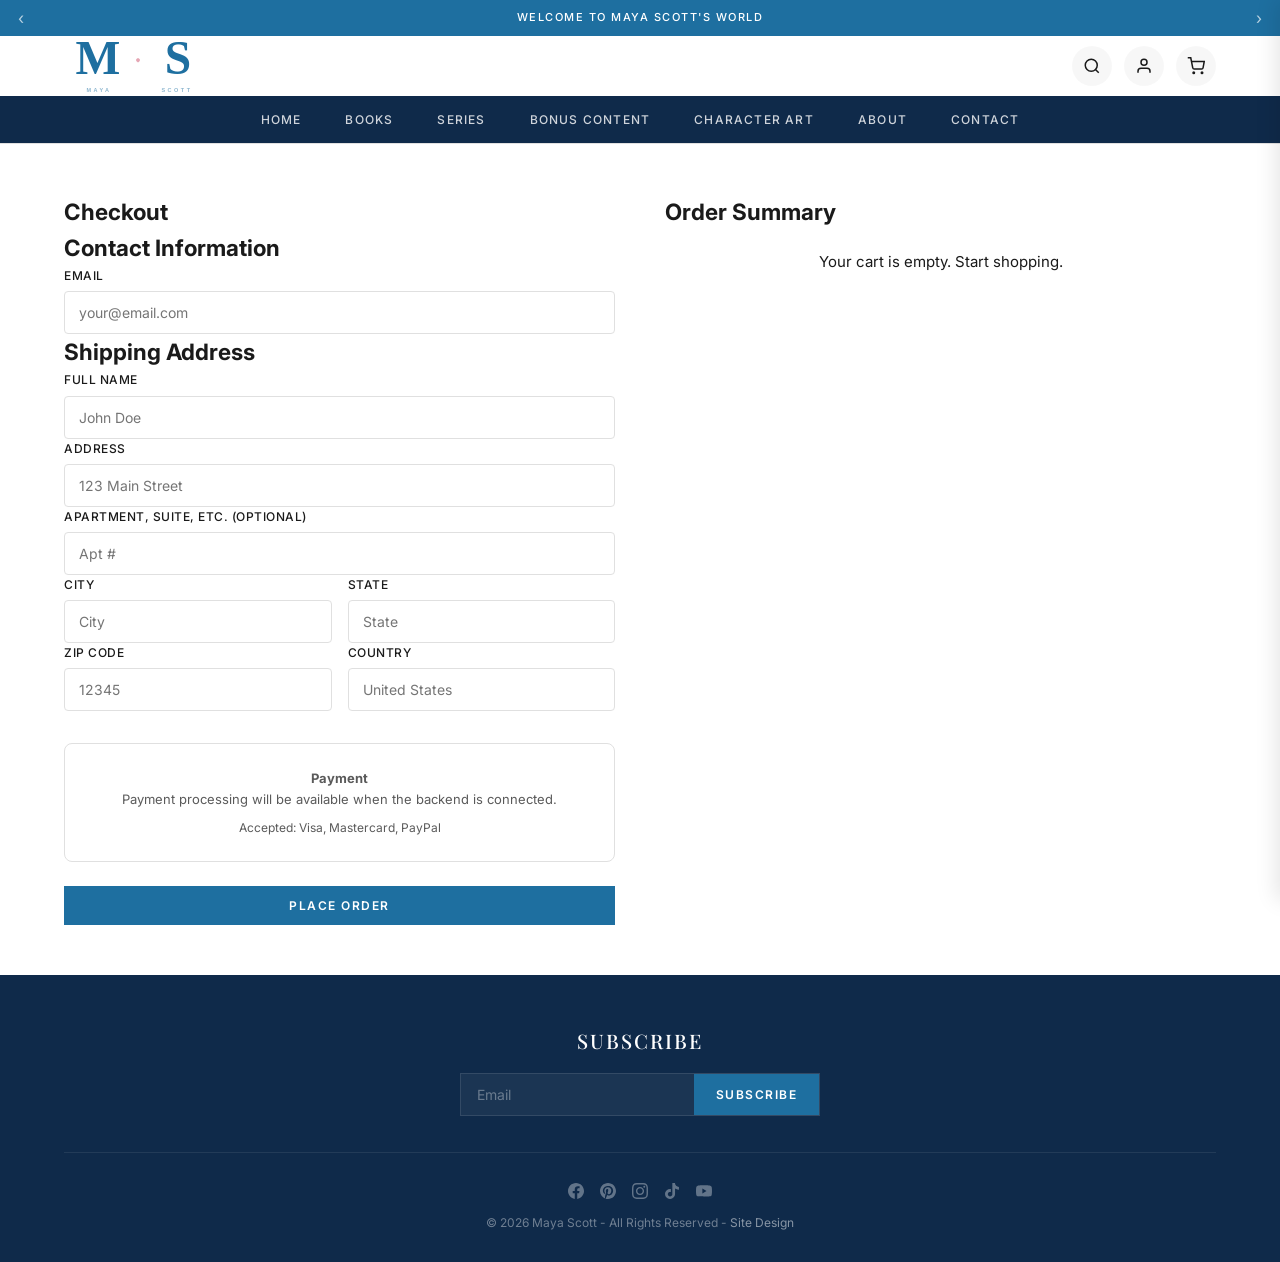
<file: checkout.html>
<!DOCTYPE html>
<html lang="en">
<head>
  <meta charset="UTF-8">
  <meta name="viewport" content="width=device-width, initial-scale=1.0">
  <title>Checkout - Maya Scott</title>
  <link rel="preconnect" href="https://fonts.googleapis.com">
  <link rel="preconnect" href="https://fonts.gstatic.com" crossorigin>
  <link href="https://fonts.googleapis.com/css2?family=Playfair+Display:ital,wght@0,400;0,500;0,600;0,700;1,400;1,500&family=Inter:wght@300;400;500;600&display=swap" rel="stylesheet">
  <link rel="stylesheet" href="css/style.css">
</head>
<body>
  <a class="skip-link" href="#MainContent">Skip to content</a>

  <!-- Cart Drawer -->
  <div class="cart-drawer-overlay" id="cartOverlay"></div>
  <div class="cart-drawer" id="cartDrawer">
    <div class="cart-drawer-header">
      <h3>Your cart</h3>
      <button class="cart-drawer-close" id="cartClose">&times;</button>
    </div>
    <div class="cart-drawer-body">
      <div class="cart-empty">
        <p>Your cart is empty</p>
        <a href="index.html" class="btn btn-primary btn-sm" id="continueShopping">Continue shopping</a>
        <div class="cart-login-prompt">
          <p>Have an account?</p>
          <a href="#">Log in</a> to check out faster.
        </div>
      </div>
    </div>
  </div>

  <!-- Announcement Bar Slider -->
  <div class="announcement-bar">
    <div class="announcement-slider" id="announcementSlider">
      <div class="announcement-slide active">Welcome to Maya Scott's World</div>
      <div class="announcement-slide">NEW RELEASE COMING SOON!</div>
      <div class="announcement-slide">FOLLOW MAYA ON SOCIALS</div>
      <div class="announcement-slide">GET EXCLUSIVE BONUS CONTENT!</div>
    </div>
    <button class="announcement-prev" id="announcePrev">&lsaquo;</button>
    <button class="announcement-next" id="announceNext">&rsaquo;</button>
  </div>

  <!-- Header -->
  <header class="site-header">
    <div class="header-inner">
      <button class="mobile-menu-btn" id="mobileMenuBtn" aria-label="Menu">
        <span></span><span></span><span></span>
      </button>

      <div class="logo">
        <a href="index.html">
          <img src="assets/logo.svg" alt="Maya Scott" width="180" height="90">
        </a>
      </div>

      <div class="header-icons">
        <button class="header-icon search-toggle" id="searchToggle" aria-label="Search">
          <svg viewBox="0 0 24 24" fill="none" stroke="currentColor" stroke-width="2"><circle cx="11" cy="11" r="8"/><path d="M21 21l-4.35-4.35"/></svg>
        </button>
        <a href="#" class="header-icon" aria-label="Log in">
          <svg viewBox="0 0 24 24" fill="none" stroke="currentColor" stroke-width="2"><path d="M20 21v-2a4 4 0 0 0-4-4H8a4 4 0 0 0-4 4v2"/><circle cx="12" cy="7" r="4"/></svg>
        </a>
        <button class="header-icon cart-toggle" id="cartToggle" aria-label="Cart">
          <svg viewBox="0 0 24 24" fill="none" stroke="currentColor" stroke-width="2"><circle cx="9" cy="21" r="1"/><circle cx="20" cy="21" r="1"/><path d="M1 1h4l2.68 13.39a2 2 0 0 0 2 1.61h9.72a2 2 0 0 0 2-1.61L23 6H6"/></svg>
        </button>
      </div>
    </div>

    <!-- Main Navigation -->
    <nav class="main-nav" id="mainNav">
      <ul class="nav-list">
        <li><a href="index.html">Home</a></li>
        <li><a href="books.html">Books</a></li>
        <li><a href="series.html">Series</a></li>
        <li><a href="bonus-content.html">Bonus Content</a></li>
        <li><a href="character-art.html">Character Art</a></li>
        <li><a href="about.html">About</a></li>
        <li><a href="contact.html">Contact</a></li>
      </ul>
    </nav>

    <!-- Search Overlay -->
    <div class="search-overlay" id="searchOverlay">
      <div class="search-modal">
        <button class="search-close" id="searchClose">&times;</button>
        <form class="search-form">
          <input type="text" placeholder="Search" autofocus>
          <button type="submit" aria-label="Search">
            <svg viewBox="0 0 24 24" fill="none" stroke="currentColor" stroke-width="2"><circle cx="11" cy="11" r="8"/><path d="M21 21l-4.35-4.35"/></svg>
          </button>
        </form>
      </div>
    </div>
  </header>

  <!-- Mobile Navigation Overlay -->
  <div class="mobile-nav-overlay" id="mobileNavOverlay">
    <div class="mobile-nav-panel">
      <button class="mobile-nav-close" id="mobileNavClose">&times;</button>
      <ul class="mobile-nav-list">
        <li><a href="index.html">Home</a></li>
        <li><a href="books.html">Books</a></li>
        <li><a href="series.html">Series</a></li>
        <li><a href="bonus-content.html">Bonus Content</a></li>
        <li><a href="character-art.html">Character Art</a></li>
        <li><a href="about.html">About</a></li>
        <li><a href="contact.html">Contact</a></li>
      </ul>
    </div>
  </div>

  <main id="MainContent">
    <section class="checkout-section">
      <div class="container">
        <div class="checkout-layout">
          <!-- Shipping Form -->
          <div class="checkout-form-section">
            <h1>Checkout</h1>

            <h2>Contact Information</h2>
            <div class="form-group">
              <label for="checkoutEmail">Email</label>
              <input type="email" id="checkoutEmail" placeholder="your@email.com" required>
            </div>

            <h2>Shipping Address</h2>
            <div class="form-group">
              <label for="checkoutName">Full Name</label>
              <input type="text" id="checkoutName" placeholder="John Doe" required>
            </div>
            <div class="form-group">
              <label for="checkoutAddress">Address</label>
              <input type="text" id="checkoutAddress" placeholder="123 Main Street" required>
            </div>
            <div class="form-group">
              <label for="checkoutApt">Apartment, suite, etc. (optional)</label>
              <input type="text" id="checkoutApt" placeholder="Apt #">
            </div>
            <div class="form-row">
              <div class="form-group">
                <label for="checkoutCity">City</label>
                <input type="text" id="checkoutCity" placeholder="City" required>
              </div>
              <div class="form-group">
                <label for="checkoutState">State</label>
                <input type="text" id="checkoutState" placeholder="State" required>
              </div>
            </div>
            <div class="form-row">
              <div class="form-group">
                <label for="checkoutZip">ZIP Code</label>
                <input type="text" id="checkoutZip" placeholder="12345" required>
              </div>
              <div class="form-group">
                <label for="checkoutCountry">Country</label>
                <input type="text" id="checkoutCountry" placeholder="United States" required>
              </div>
            </div>

            <!-- Payment Section (placeholder) -->
            <div class="payment-section" id="paymentSection">
              <p><strong>Payment</strong></p>
              <p>Payment processing will be available when the backend is connected.</p>
              <p style="margin-top:8px;font-size:12px;">Accepted: Visa, Mastercard, PayPal</p>
            </div>

            <button class="btn btn-primary place-order-btn" id="placeOrderBtn">Place Order</button>
            <div id="checkoutMessage" class="form-message" style="margin-top:16px;"></div>
          </div>

          <!-- Order Summary -->
          <div class="checkout-summary-section">
            <h2>Order Summary</h2>
            <div class="checkout-summary-items" id="checkoutSummaryItems">
              <!-- Populated by JS -->
            </div>
            <div class="checkout-summary-totals" id="checkoutSummaryTotals">
              <!-- Populated by JS -->
            </div>
          </div>
        </div>
      </div>
    </section>
  </main>

  <!-- Footer -->
  <footer class="site-footer">
    <div class="container">
      <div class="footer-newsletter">
        <h3>SUBSCRIBE</h3>
        <form class="footer-newsletter-form">
          <input type="email" placeholder="Email" required>
          <button type="submit" class="btn-subscribe">Subscribe</button>
        </form>
      </div>
      <div class="footer-bottom">
        <div class="footer-social">
          <a href="#" aria-label="Facebook"><svg viewBox="0 0 24 24" fill="currentColor"><path d="M24 12.073c0-6.627-5.373-12-12-12s-12 5.373-12 12c0 5.99 4.388 10.954 10.125 11.854v-8.385H7.078v-3.47h3.047V9.43c0-3.007 1.792-4.669 4.533-4.669 1.312 0 2.686.235 2.686.235v2.953H15.83c-1.491 0-1.956.925-1.956 1.874v2.25h3.328l-.532 3.47h-2.796v8.385C19.612 23.027 24 18.062 24 12.073z"/></svg></a>
          <a href="#" aria-label="Pinterest"><svg viewBox="0 0 24 24" fill="currentColor"><path d="M12 0C5.373 0 0 5.372 0 12c0 5.084 3.163 9.426 7.627 11.174-.105-.949-.2-2.403.042-3.438.218-.932 1.407-5.965 1.407-5.965s-.359-.719-.359-1.782c0-1.668.967-2.914 2.171-2.914 1.023 0 1.518.769 1.518 1.69 0 1.029-.655 2.568-.994 3.995-.283 1.194.599 2.169 1.777 2.169 2.133 0 3.772-2.249 3.772-5.495 0-2.873-2.064-4.882-5.012-4.882-3.414 0-5.418 2.561-5.418 5.207 0 1.031.397 2.138.893 2.738a.36.36 0 0 1 .083.345l-.333 1.36c-.053.22-.174.267-.402.161-1.499-.698-2.436-2.889-2.436-4.649 0-3.785 2.75-7.262 7.929-7.262 4.163 0 7.398 2.967 7.398 6.931 0 4.136-2.607 7.464-6.227 7.464-1.216 0-2.359-.631-2.75-1.378l-.748 2.853c-.271 1.043-1.002 2.35-1.492 3.146C9.57 23.812 10.763 24 12 24c6.627 0 12-5.373 12-12 0-6.628-5.373-12-12-12z"/></svg></a>
          <a href="#" aria-label="Instagram"><svg viewBox="0 0 24 24" fill="currentColor"><path d="M12 2.163c3.204 0 3.584.012 4.85.07 3.252.148 4.771 1.691 4.919 4.919.058 1.265.069 1.645.069 4.849 0 3.205-.012 3.584-.069 4.849-.149 3.225-1.664 4.771-4.919 4.919-1.266.058-1.644.07-4.85.07-3.204 0-3.584-.012-4.849-.07-3.26-.149-4.771-1.699-4.919-4.92-.058-1.265-.07-1.644-.07-4.849 0-3.204.013-3.583.07-4.849.149-3.227 1.664-4.771 4.919-4.919 1.266-.057 1.645-.069 4.849-.069zm0-2.163c-3.259 0-3.667.014-4.947.072-4.358.2-6.78 2.618-6.98 6.98-.059 1.281-.073 1.689-.073 4.948 0 3.259.014 3.668.072 4.948.2 4.358 2.618 6.78 6.98 6.98 1.281.058 1.689.072 4.948.072 3.259 0 3.668-.014 4.948-.072 4.354-.2 6.782-2.618 6.979-6.98.059-1.28.073-1.689.073-4.948 0-3.259-.014-3.667-.072-4.947-.196-4.354-2.617-6.78-6.979-6.98-1.281-.059-1.69-.073-4.949-.073zm0 5.838c-3.403 0-6.162 2.759-6.162 6.162s2.759 6.163 6.162 6.163 6.162-2.759 6.162-6.163c0-3.403-2.759-6.162-6.162-6.162zm0 10.162c-2.209 0-4-1.79-4-4 0-2.209 1.791-4 4-4s4 1.791 4 4c0 2.21-1.791 4-4 4zm6.406-11.845c-.796 0-1.441.645-1.441 1.44s.645 1.44 1.441 1.44c.795 0 1.439-.645 1.439-1.44s-.644-1.44-1.439-1.44z"/></svg></a>
          <a href="#" aria-label="TikTok"><svg viewBox="0 0 24 24" fill="currentColor"><path d="M12.525.02c1.31-.02 2.61-.01 3.91-.02.08 1.53.63 3.09 1.75 4.17 1.12 1.11 2.7 1.62 4.24 1.79v4.03c-1.44-.05-2.89-.35-4.2-.97-.57-.26-1.1-.59-1.62-.93-.01 2.92.01 5.84-.02 8.75-.08 1.4-.54 2.79-1.35 3.94-1.31 1.92-3.58 3.17-5.91 3.21-1.43.08-2.86-.31-4.08-1.03-2.02-1.19-3.44-3.37-3.65-5.71-.02-.5-.03-1-.01-1.49.18-1.9 1.12-3.72 2.58-4.96 1.66-1.44 3.98-2.13 6.15-1.72.02 1.48-.04 2.96-.04 4.44-.99-.32-2.15-.23-3.02.37-.63.41-1.11 1.04-1.36 1.75-.21.51-.15 1.07-.14 1.61.24 1.64 1.82 3.02 3.5 2.87 1.12-.01 2.19-.66 2.77-1.61.19-.33.4-.67.41-1.06.1-1.79.06-3.57.07-5.36.01-4.03-.01-8.05.02-12.07z"/></svg></a>
          <a href="#" aria-label="YouTube"><svg viewBox="0 0 24 24" fill="currentColor"><path d="M23.498 6.186a3.016 3.016 0 0 0-2.122-2.136C19.505 3.545 12 3.545 12 3.545s-7.505 0-9.377.505A3.017 3.017 0 0 0 .502 6.186C0 8.07 0 12 0 12s0 3.93.502 5.814a3.016 3.016 0 0 0 2.122 2.136c1.871.505 9.376.505 9.376.505s7.505 0 9.377-.505a3.015 3.015 0 0 0 2.122-2.136C24 15.93 24 12 24 12s0-3.93-.502-5.814zM9.545 15.568V8.432L15.818 12l-6.273 3.568z"/></svg></a>
        </div>
        <p>&copy; 2026 Maya Scott - All Rights Reserved - <a href="#">Site Design</a></p>
      </div>
    </div>
  </footer>

  <script src="js/main.js"></script>
  <script>
    document.addEventListener('DOMContentLoaded', function () {
      var checkoutCart = [];
      try {
        checkoutCart = JSON.parse(localStorage.getItem('maya_cart')) || [];
      } catch (e) {
        checkoutCart = [];
      }

      var summaryItems = document.getElementById('checkoutSummaryItems');
      var summaryTotals = document.getElementById('checkoutSummaryTotals');

      if (checkoutCart.length === 0) {
        summaryItems.innerHTML = '<p style="text-align:center;padding:20px;">Your cart is empty. <a href="books.html">Start shopping.</a></p>';
        summaryTotals.innerHTML = '';
        return;
      }

      var itemsHTML = '';
      var subtotal = 0;
      var shipping = 4.99;

      checkoutCart.forEach(function (item) {
        var priceNum = parseFloat((item.price || '0').replace(/[^0-9.]/g, '')) || 0;
        var itemTotal = priceNum * (item.quantity || 1);
        subtotal += itemTotal;
        itemsHTML +=
          '<div class="checkout-summary-item">' +
            '<img src="' + (item.image || '') + '" alt="' + (item.title || 'Product') + '">' +
            '<div class="checkout-summary-item-info">' +
              '<h4>' + (item.title || 'Product') + '</h4>' +
              '<p>Qty: ' + (item.quantity || 1) + ' &times; $' + priceNum.toFixed(2) + '</p>' +
            '</div>' +
            '<strong>$' + itemTotal.toFixed(2) + '</strong>' +
          '</div>';
      });

      var tax = subtotal * 0.08;
      var total = subtotal + shipping + tax;

      var totalsHTML =
        '<div><span>Subtotal</span><span>$' + subtotal.toFixed(2) + '</span></div>' +
        '<div><span>Shipping</span><span>$' + shipping.toFixed(2) + '</span></div>' +
        '<div><span>Tax (8%)</span><span>$' + tax.toFixed(2) + '</span></div>' +
        '<div class="total-line"><span>Total</span><span>$' + total.toFixed(2) + '</span></div>';

      summaryItems.innerHTML = itemsHTML;
      summaryTotals.innerHTML = totalsHTML;

      // Place order handler
      document.getElementById('placeOrderBtn').addEventListener('click', function () {
        var email = document.getElementById('checkoutEmail').value.trim();
        var name = document.getElementById('checkoutName').value.trim();
        var address = document.getElementById('checkoutAddress').value.trim();
        var message = document.getElementById('checkoutMessage');

        if (!email || !name || !address) {
          message.textContent = 'Please fill in all required fields.';
          message.className = 'form-message error';
          return;
        }

        // Clear cart after order
        localStorage.removeItem('maya_cart');
        message.textContent = 'Thank you for your order! You will receive a confirmation email shortly.';
        message.className = 'form-message success';

        // Disable button
        this.disabled = true;
        this.textContent = 'Order Placed!';

        // Reload summary as empty
        summaryItems.innerHTML = '<p style="text-align:center;padding:20px;">Order placed successfully! <a href="books.html">Continue shopping.</a></p>';
        summaryTotals.innerHTML = '';
      });
    });
  </script>
</body>
</html>
</file>
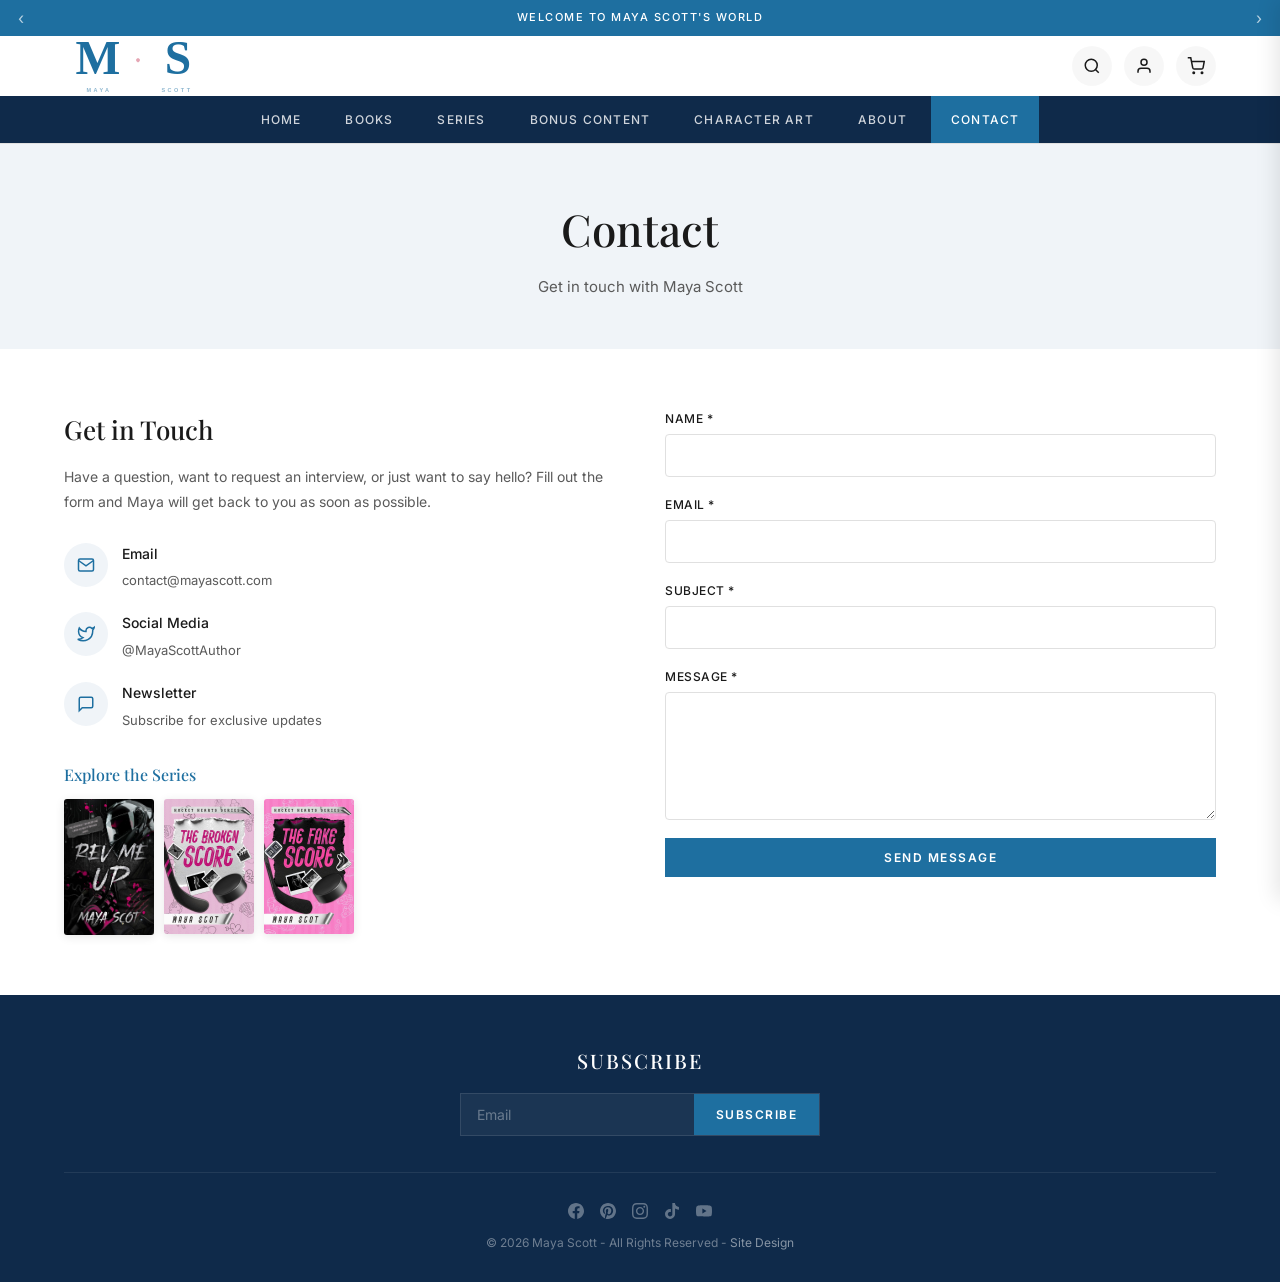
<file: contact.html>
<!DOCTYPE html>
<html lang="en">
<head>
  <meta charset="UTF-8">
  <meta name="viewport" content="width=device-width, initial-scale=1.0">
  <title>Contact - Maya Scott</title>
  <link rel="preconnect" href="https://fonts.googleapis.com">
  <link rel="preconnect" href="https://fonts.gstatic.com" crossorigin>
  <link href="https://fonts.googleapis.com/css2?family=Playfair+Display:ital,wght@0,400;0,500;0,600;0,700;1,400;1,500&family=Inter:wght@300;400;500;600&display=swap" rel="stylesheet">
  <link rel="stylesheet" href="css/style.css">
</head>
<body>
  <a class="skip-link" href="#MainContent">Skip to content</a>

  <!-- Cart Drawer -->
  <div class="cart-drawer-overlay" id="cartOverlay"></div>
  <div class="cart-drawer" id="cartDrawer">
    <div class="cart-drawer-header">
      <h3>Your cart</h3>
      <button class="cart-drawer-close" id="cartClose">&times;</button>
    </div>
    <div class="cart-drawer-body">
      <div class="cart-empty">
        <p>Your cart is empty</p>
        <a href="#" class="btn btn-primary btn-sm" id="continueShopping">Continue shopping</a>
        <div class="cart-login-prompt">
          <p>Have an account?</p>
          <a href="#">Log in</a> to check out faster.
        </div>
      </div>
    </div>
  </div>


  <!-- Announcement Bar Slider -->
  <div class="announcement-bar">
    <div class="announcement-slider" id="announcementSlider">
      <div class="announcement-slide active">Welcome to Maya Scott's World</div>
      <div class="announcement-slide">NEW RELEASE COMING SOON!</div>
      <div class="announcement-slide">FOLLOW MAYA ON SOCIALS</div>
      <div class="announcement-slide">GET EXCLUSIVE BONUS CONTENT!</div>
    </div>
    <button class="announcement-prev" id="announcePrev">&lsaquo;</button>
    <button class="announcement-next" id="announceNext">&rsaquo;</button>
  </div>

  <!-- Header -->
  <header class="site-header">
    <div class="header-inner">
      <button class="mobile-menu-btn" id="mobileMenuBtn" aria-label="Menu">
        <span></span><span></span><span></span>
      </button>

      <div class="logo">
        <a href="index.html">
          <img src="assets/logo.svg" alt="Maya Scott" width="180" height="90">
        </a>
      </div>

      <div class="header-icons">
        <button class="header-icon search-toggle" id="searchToggle" aria-label="Search">
          <svg viewBox="0 0 24 24" fill="none" stroke="currentColor" stroke-width="2"><circle cx="11" cy="11" r="8"/><path d="M21 21l-4.35-4.35"/></svg>
        </button>
        <a href="#" class="header-icon" aria-label="Log in">
          <svg viewBox="0 0 24 24" fill="none" stroke="currentColor" stroke-width="2"><path d="M20 21v-2a4 4 0 0 0-4-4H8a4 4 0 0 0-4 4v2"/><circle cx="12" cy="7" r="4"/></svg>
        </a>
        <button class="header-icon cart-toggle" id="cartToggle" aria-label="Cart">
          <svg viewBox="0 0 24 24" fill="none" stroke="currentColor" stroke-width="2"><circle cx="9" cy="21" r="1"/><circle cx="20" cy="21" r="1"/><path d="M1 1h4l2.68 13.39a2 2 0 0 0 2 1.61h9.72a2 2 0 0 0 2-1.61L23 6H6"/></svg>
        </button>
      </div>
    </div>

    <!-- Main Navigation -->
    <nav class="main-nav" id="mainNav">
      <ul class="nav-list">
        <li><a href="index.html">Home</a></li>
        <li><a href="books.html">Books</a></li>
        <li><a href="series.html">Series</a></li>
        <li><a href="bonus-content.html">Bonus Content</a></li>
        <li><a href="character-art.html">Character Art</a></li>
        <li><a href="about.html">About</a></li>
        <li><a href="contact.html" class="active">Contact</a></li>
      </ul>
    </nav>

    <!-- Search Overlay -->
    <div class="search-overlay" id="searchOverlay">
      <div class="search-modal">
        <button class="search-close" id="searchClose">&times;</button>
        <form class="search-form">
          <input type="text" placeholder="Search" autofocus>
          <button type="submit" aria-label="Search">
            <svg viewBox="0 0 24 24" fill="none" stroke="currentColor" stroke-width="2"><circle cx="11" cy="11" r="8"/><path d="M21 21l-4.35-4.35"/></svg>
          </button>
        </form>
      </div>
    </div>
  </header>

  <!-- Mobile Navigation Overlay -->
  <div class="mobile-nav-overlay" id="mobileNavOverlay">
    <div class="mobile-nav-panel">
      <button class="mobile-nav-close" id="mobileNavClose">&times;</button>
      <ul class="mobile-nav-list">
        <li><a href="index.html">Home</a></li>
        <li><a href="books.html">Books</a></li>
        <li><a href="series.html">Series</a></li>
        <li><a href="bonus-content.html">Bonus Content</a></li>
        <li><a href="character-art.html">Character Art</a></li>
        <li><a href="about.html">About</a></li>
        <li><a href="contact.html" class="active">Contact</a></li>
      </ul>
    </div>
  </div>

  <main id="MainContent">
    <!-- Page Header -->
    <section class="page-header">
      <div class="container">
        <h1>Contact</h1>
        <p>Get in touch with Maya Scott</p>
      </div>
    </section>

    <!-- Contact Section -->
    <section class="contact-section">
      <div class="container">
        <div class="contact-wrapper">
          <div class="contact-info">
            <h2>Get in Touch</h2>
            <p>Have a question, want to request an interview, or just want to say hello? Fill out the form and Maya will get back to you as soon as possible.</p>
            
            <div class="contact-details">
              <div class="contact-item">
                <div class="contact-icon">
                  <svg viewBox="0 0 24 24" fill="none" stroke="currentColor" stroke-width="2"><path d="M4 4h16c1.1 0 2 .9 2 2v12c0 1.1-.9 2-2 2H4c-1.1 0-2-.9-2-2V6c0-1.1.9-2 2-2z"/><polyline points="22,6 12,13 2,6"/></svg>
                </div>
                <div class="contact-text">
                  <h3>Email</h3>
                  <p>contact@mayascott.com</p>
                </div>
              </div>
              
              <div class="contact-item">
                <div class="contact-icon">
                  <svg viewBox="0 0 24 24" fill="none" stroke="currentColor" stroke-width="2"><path d="M23 3a10.9 10.9 0 0 1-3.14 1.53 4.48 4.48 0 0 0-7.86 3v1A10.66 10.66 0 0 1 3 4s-4 9 5 13a11.64 11.64 0 0 1-7 2c9 5 20 0 20-11.5a4.5 4.5 0 0 0-.08-.83A7.72 7.72 0 0 0 23 3z"/></svg>
                </div>
                <div class="contact-text">
                  <h3>Social Media</h3>
                  <p>@MayaScottAuthor</p>
                </div>
              </div>
              
              <div class="contact-item">
                <div class="contact-icon">
                  <svg viewBox="0 0 24 24" fill="none" stroke="currentColor" stroke-width="2"><path d="M21 15a2 2 0 0 1-2 2H7l-4 4V5a2 2 0 0 1 2-2h14a2 2 0 0 1 2 2z"/></svg>
                </div>
                <div class="contact-text">
                  <h3>Newsletter</h3>
                  <p>Subscribe for exclusive updates</p>
                </div>
              </div>
            </div>

            <div class="contact-books">
              <h3>Explore the Series</h3>
              <div class="contact-books-grid">
                <a href="product.html?id=rev-me-up" class="contact-book-thumb">
                  <img src="assets/book-cover/rev-me-up.jpg" alt="Rev Me Up">
                </a>
                <a href="product.html?id=the-broken-score" class="contact-book-thumb">
                  <img src="assets/book-cover/the-broken-score.jpg" alt="The Broken Score">
                </a>
                <a href="product.html?id=the-fake-score" class="contact-book-thumb">
                  <img src="assets/book-cover/the-fake-score.jpg" alt="The Fake Score">
                </a>
              </div>
            </div>
          </div>

          <div class="contact-form-wrapper">
            <form class="contact-form" action="contact.php" method="POST" id="contactForm">
              <div class="form-group">
                <label for="name">Name *</label>
                <input type="text" id="name" name="name" required>
              </div>
              
              <div class="form-group">
                <label for="email">Email *</label>
                <input type="email" id="email" name="email" required>
              </div>
              
              <div class="form-group">
                <label for="subject">Subject *</label>
                <input type="text" id="subject" name="subject" required>
              </div>
              
              <div class="form-group">
                <label for="message">Message *</label>
                <textarea id="message" name="message" rows="6" required></textarea>
              </div>
              
              <button type="submit" class="btn btn-primary">Send Message</button>
              
              <div class="form-message" id="formMessage"></div>
            </form>
          </div>
        </div>
      </div>
    </section>
  </main>

  <!-- Footer -->
  <footer class="site-footer">
    <div class="container">
      <div class="footer-newsletter">
        <h3>SUBSCRIBE</h3>
        <form class="footer-newsletter-form" action="subscribe.php" method="POST">
          <input type="email" name="email" placeholder="Email" required>
          <button type="submit" class="btn-subscribe">Subscribe</button>
        </form>
      </div>
      <div class="footer-bottom">
        <div class="footer-social">
          <a href="#" aria-label="Facebook"><svg viewBox="0 0 24 24" fill="currentColor"><path d="M24 12.073c0-6.627-5.373-12-12-12s-12 5.373-12 12c0 5.99 4.388 10.954 10.125 11.854v-8.385H7.078v-3.47h3.047V9.43c0-3.007 1.792-4.669 4.533-4.669 1.312 0 2.686.235 2.686.235v2.953H15.83c-1.491 0-1.956.925-1.956 1.874v2.25h3.328l-.532 3.47h-2.796v8.385C19.612 23.027 24 18.062 24 12.073z"/></svg></a>
          <a href="#" aria-label="Pinterest"><svg viewBox="0 0 24 24" fill="currentColor"><path d="M12 0C5.373 0 0 5.372 0 12c0 5.084 3.163 9.426 7.627 11.174-.105-.949-.2-2.403.042-3.438.218-.932 1.407-5.965 1.407-5.965s-.359-.719-.359-1.782c0-1.668.967-2.914 2.171-2.914 1.023 0 1.518.769 1.518 1.69 0 1.029-.655 2.568-.994 3.995-.283 1.194.599 2.169 1.777 2.169 2.133 0 3.772-2.249 3.772-5.495 0-2.873-2.064-4.882-5.012-4.882-3.414 0-5.418 2.561-5.418 5.207 0 1.031.397 2.138.893 2.738a.36.36 0 0 1 .083.345l-.333 1.36c-.053.22-.174.267-.402.161-1.499-.698-2.436-2.889-2.436-4.649 0-3.785 2.75-7.262 7.929-7.262 4.163 0 7.398 2.967 7.398 6.931 0 4.136-2.607 7.464-6.227 7.464-1.216 0-2.359-.631-2.75-1.378l-.748 2.853c-.271 1.043-1.002 2.35-1.492 3.146C9.57 23.812 10.763 24 12 24c6.627 0 12-5.373 12-12 0-6.628-5.373-12-12-12z"/></svg></a>
          <a href="#" aria-label="Instagram"><svg viewBox="0 0 24 24" fill="currentColor"><path d="M12 2.163c3.204 0 3.584.012 4.85.07 3.252.148 4.771 1.691 4.919 4.919.058 1.265.069 1.645.069 4.849 0 3.205-.012 3.584-.069 4.849-.149 3.225-1.664 4.771-4.919 4.919-1.266.058-1.644.07-4.85.07-3.204 0-3.584-.012-4.849-.07-3.26-.149-4.771-1.699-4.919-4.92-.058-1.265-.07-1.644-.07-4.849 0-3.204.013-3.583.07-4.849.149-3.227 1.664-4.771 4.919-4.919 1.266-.057 1.645-.069 4.849-.069zm0-2.163c-3.259 0-3.667.014-4.947.072-4.358.2-6.78 2.618-6.98 6.98-.059 1.281-.073 1.689-.073 4.948 0 3.259.014 3.668.072 4.948.2 4.358 2.618 6.78 6.98 6.98 1.281.058 1.689.072 4.948.072 3.259 0 3.668-.014 4.948-.072 4.354-.2 6.782-2.618 6.979-6.98.059-1.28.073-1.689.073-4.948 0-3.259-.014-3.667-.072-4.947-.196-4.354-2.617-6.78-6.979-6.98-1.281-.059-1.69-.073-4.949-.073zm0 5.838c-3.403 0-6.162 2.759-6.162 6.162s2.759 6.163 6.162 6.163 6.162-2.759 6.162-6.163c0-3.403-2.759-6.162-6.162-6.162zm0 10.162c-2.209 0-4-1.79-4-4 0-2.209 1.791-4 4-4s4 1.791 4 4c0 2.21-1.791 4-4 4zm6.406-11.845c-.796 0-1.441.645-1.441 1.44s.645 1.44 1.441 1.44c.795 0 1.439-.645 1.439-1.44s-.644-1.44-1.439-1.44z"/></svg></a>
          <a href="#" aria-label="TikTok"><svg viewBox="0 0 24 24" fill="currentColor"><path d="M12.525.02c1.31-.02 2.61-.01 3.91-.02.08 1.53.63 3.09 1.75 4.17 1.12 1.11 2.7 1.62 4.24 1.79v4.03c-1.44-.05-2.89-.35-4.2-.97-.57-.26-1.1-.59-1.62-.93-.01 2.92.01 5.84-.02 8.75-.08 1.4-.54 2.79-1.35 3.94-1.31 1.92-3.58 3.17-5.91 3.21-1.43.08-2.86-.31-4.08-1.03-2.02-1.19-3.44-3.37-3.65-5.71-.02-.5-.03-1-.01-1.49.18-1.9 1.12-3.72 2.58-4.96 1.66-1.44 3.98-2.13 6.15-1.72.02 1.48-.04 2.96-.04 4.44-.99-.32-2.15-.23-3.02.37-.63.41-1.11 1.04-1.36 1.75-.21.51-.15 1.07-.14 1.61.24 1.64 1.82 3.02 3.5 2.87 1.12-.01 2.19-.66 2.77-1.61.19-.33.4-.67.41-1.06.1-1.79.06-3.57.07-5.36.01-4.03-.01-8.05.02-12.07z"/></svg></a>
          <a href="#" aria-label="YouTube"><svg viewBox="0 0 24 24" fill="currentColor"><path d="M23.498 6.186a3.016 3.016 0 0 0-2.122-2.136C19.505 3.545 12 3.545 12 3.545s-7.505 0-9.377.505A3.017 3.017 0 0 0 .502 6.186C0 8.07 0 12 0 12s0 3.93.502 5.814a3.016 3.016 0 0 0 2.122 2.136c1.871.505 9.376.505 9.376.505s7.505 0 9.377-.505a3.015 3.015 0 0 0 2.122-2.136C24 15.93 24 12 24 12s0-3.93-.502-5.814zM9.545 15.568V8.432L15.818 12l-6.273 3.568z"/></svg></a>
        </div>
        <p>&copy; 2026 Maya Scott - All Rights Reserved - <a href="#">Site Design</a></p>
      </div>
    </div>
  </footer>

  <script src="js/main.js"></script>
</body>
</html>
</file>
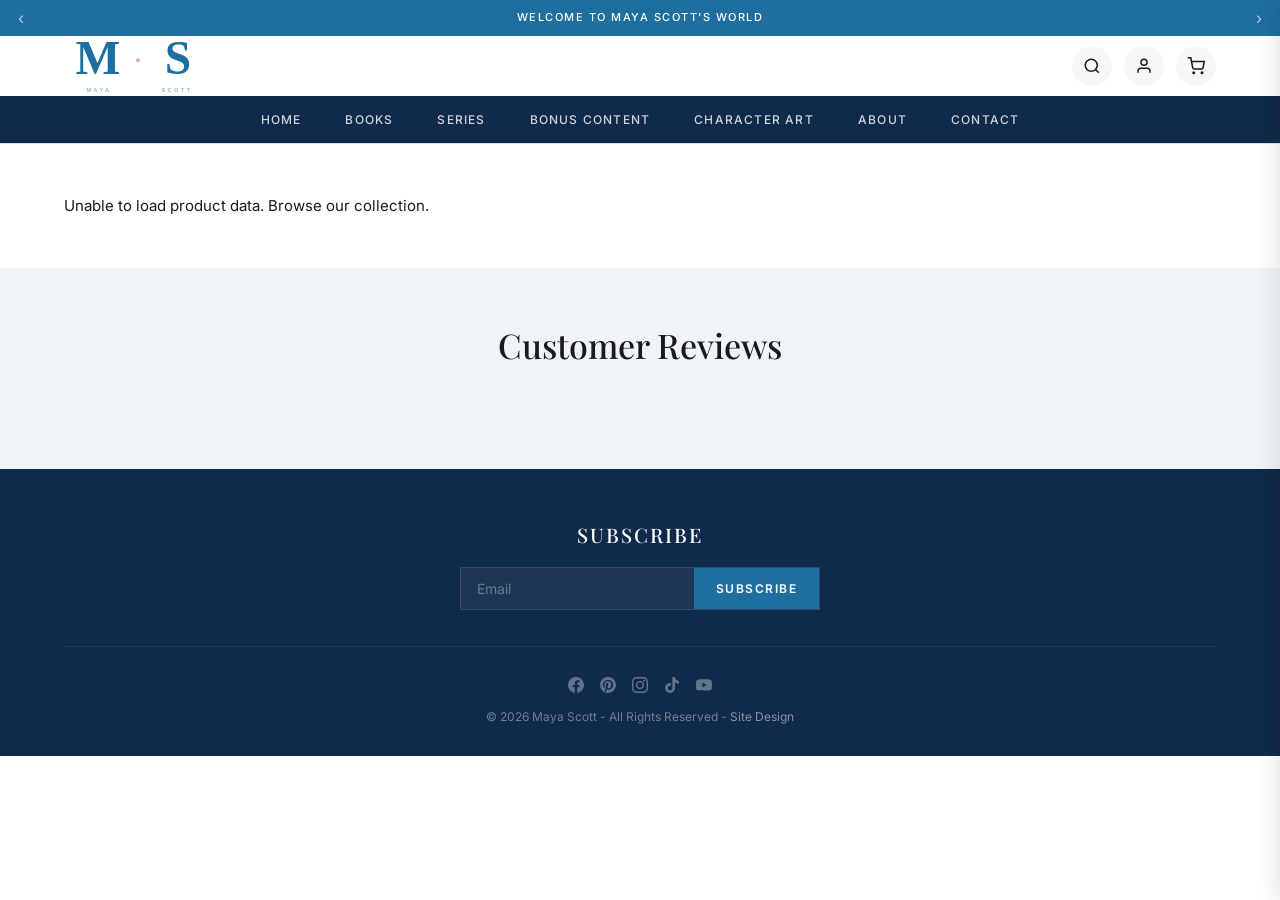
<file: product.html>
<!DOCTYPE html>
<html lang="en">
<head>
  <meta charset="UTF-8">
  <meta name="viewport" content="width=device-width, initial-scale=1.0">
  <title>Product Details - Maya Scott</title>
  <link rel="preconnect" href="https://fonts.googleapis.com">
  <link rel="preconnect" href="https://fonts.gstatic.com" crossorigin>
  <link href="https://fonts.googleapis.com/css2?family=Playfair+Display:ital,wght@0,400;0,500;0,600;0,700;1,400;1,500&family=Inter:wght@300;400;500;600&display=swap" rel="stylesheet">
  <link rel="stylesheet" href="css/style.css">
</head>
<body>
  <a class="skip-link" href="#MainContent">Skip to content</a>

  <!-- Cart Drawer -->
  <div class="cart-drawer-overlay" id="cartOverlay"></div>
  <div class="cart-drawer" id="cartDrawer">
    <div class="cart-drawer-header">
      <h3>Your cart</h3>
      <button class="cart-drawer-close" id="cartClose">&times;</button>
    </div>
    <div class="cart-drawer-body">
      <div class="cart-empty">
        <p>Your cart is empty</p>
        <a href="index.html" class="btn btn-primary btn-sm" id="continueShopping">Continue shopping</a>
        <div class="cart-login-prompt">
          <p>Have an account?</p>
          <a href="#">Log in</a> to check out faster.
        </div>
      </div>
    </div>
  </div>

  <!-- Announcement Bar Slider -->
  <div class="announcement-bar">
    <div class="announcement-slider" id="announcementSlider">
      <div class="announcement-slide active">Welcome to Maya Scott's World</div>
      <div class="announcement-slide">NEW RELEASE COMING SOON!</div>
      <div class="announcement-slide">FOLLOW MAYA ON SOCIALS</div>
      <div class="announcement-slide">GET EXCLUSIVE BONUS CONTENT!</div>
    </div>
    <button class="announcement-prev" id="announcePrev">&lsaquo;</button>
    <button class="announcement-next" id="announceNext">&rsaquo;</button>
  </div>

  <!-- Header -->
  <header class="site-header">
    <div class="header-inner">
      <button class="mobile-menu-btn" id="mobileMenuBtn" aria-label="Menu">
        <span></span><span></span><span></span>
      </button>

      <div class="logo">
        <a href="index.html">
          <img src="assets/logo.svg" alt="Maya Scott" width="180" height="90">
        </a>
      </div>

      <div class="header-icons">
        <button class="header-icon search-toggle" id="searchToggle" aria-label="Search">
          <svg viewBox="0 0 24 24" fill="none" stroke="currentColor" stroke-width="2"><circle cx="11" cy="11" r="8"/><path d="M21 21l-4.35-4.35"/></svg>
        </button>
        <a href="#" class="header-icon" aria-label="Log in">
          <svg viewBox="0 0 24 24" fill="none" stroke="currentColor" stroke-width="2"><path d="M20 21v-2a4 4 0 0 0-4-4H8a4 4 0 0 0-4 4v2"/><circle cx="12" cy="7" r="4"/></svg>
        </a>
        <button class="header-icon cart-toggle" id="cartToggle" aria-label="Cart">
          <svg viewBox="0 0 24 24" fill="none" stroke="currentColor" stroke-width="2"><circle cx="9" cy="21" r="1"/><circle cx="20" cy="21" r="1"/><path d="M1 1h4l2.68 13.39a2 2 0 0 0 2 1.61h9.72a2 2 0 0 0 2-1.61L23 6H6"/></svg>
        </button>
      </div>
    </div>

    <!-- Main Navigation -->
    <nav class="main-nav" id="mainNav">
      <ul class="nav-list">
        <li><a href="index.html">Home</a></li>
        <li><a href="books.html">Books</a></li>
        <li><a href="series.html">Series</a></li>
        <li><a href="bonus-content.html">Bonus Content</a></li>
        <li><a href="character-art.html">Character Art</a></li>
        <li><a href="about.html">About</a></li>
        <li><a href="contact.html">Contact</a></li>
      </ul>
    </nav>

    <!-- Search Overlay -->
    <div class="search-overlay" id="searchOverlay">
      <div class="search-modal">
        <button class="search-close" id="searchClose">&times;</button>
        <form class="search-form">
          <input type="text" placeholder="Search" autofocus>
          <button type="submit" aria-label="Search">
            <svg viewBox="0 0 24 24" fill="none" stroke="currentColor" stroke-width="2"><circle cx="11" cy="11" r="8"/><path d="M21 21l-4.35-4.35"/></svg>
          </button>
        </form>
      </div>
    </div>
  </header>

  <!-- Mobile Navigation Overlay -->
  <div class="mobile-nav-overlay" id="mobileNavOverlay">
    <div class="mobile-nav-panel">
      <button class="mobile-nav-close" id="mobileNavClose">&times;</button>
      <ul class="mobile-nav-list">
        <li><a href="index.html">Home</a></li>
        <li><a href="books.html">Books</a></li>
        <li><a href="series.html">Series</a></li>
        <li><a href="bonus-content.html">Bonus Content</a></li>
        <li><a href="character-art.html">Character Art</a></li>
        <li><a href="about.html">About</a></li>
        <li><a href="contact.html">Contact</a></li>
      </ul>
    </div>
  </div>

  <main id="MainContent">
    <section class="product-detail">
      <div class="container">
        <div class="product-detail-layout" id="productDetail">
          <!-- Dynamically populated by JS -->
        </div>
      </div>
    </section>

    <!-- Reviews Section -->
    <section class="reviews-section" id="reviewsSection">
      <div class="container">
        <h2 class="section-title">Customer Reviews</h2>
        <div class="reviews-grid" id="reviewsGrid">
          <!-- Dynamically populated by JS -->
        </div>
      </div>
    </section>
  </main>

  <!-- Footer -->
  <footer class="site-footer">
    <div class="container">
      <div class="footer-newsletter">
        <h3>SUBSCRIBE</h3>
        <form class="footer-newsletter-form">
          <input type="email" placeholder="Email" required>
          <button type="submit" class="btn-subscribe">Subscribe</button>
        </form>
      </div>
      <div class="footer-bottom">
        <div class="footer-social">
          <a href="#" aria-label="Facebook"><svg viewBox="0 0 24 24" fill="currentColor"><path d="M24 12.073c0-6.627-5.373-12-12-12s-12 5.373-12 12c0 5.99 4.388 10.954 10.125 11.854v-8.385H7.078v-3.47h3.047V9.43c0-3.007 1.792-4.669 4.533-4.669 1.312 0 2.686.235 2.686.235v2.953H15.83c-1.491 0-1.956.925-1.956 1.874v2.25h3.328l-.532 3.47h-2.796v8.385C19.612 23.027 24 18.062 24 12.073z"/></svg></a>
          <a href="#" aria-label="Pinterest"><svg viewBox="0 0 24 24" fill="currentColor"><path d="M12 0C5.373 0 0 5.372 0 12c0 5.084 3.163 9.426 7.627 11.174-.105-.949-.2-2.403.042-3.438.218-.932 1.407-5.965 1.407-5.965s-.359-.719-.359-1.782c0-1.668.967-2.914 2.171-2.914 1.023 0 1.518.769 1.518 1.69 0 1.029-.655 2.568-.994 3.995-.283 1.194.599 2.169 1.777 2.169 2.133 0 3.772-2.249 3.772-5.495 0-2.873-2.064-4.882-5.012-4.882-3.414 0-5.418 2.561-5.418 5.207 0 1.031.397 2.138.893 2.738a.36.36 0 0 1 .083.345l-.333 1.36c-.053.22-.174.267-.402.161-1.499-.698-2.436-2.889-2.436-4.649 0-3.785 2.75-7.262 7.929-7.262 4.163 0 7.398 2.967 7.398 6.931 0 4.136-2.607 7.464-6.227 7.464-1.216 0-2.359-.631-2.75-1.378l-.748 2.853c-.271 1.043-1.002 2.35-1.492 3.146C9.57 23.812 10.763 24 12 24c6.627 0 12-5.373 12-12 0-6.628-5.373-12-12-12z"/></svg></a>
          <a href="#" aria-label="Instagram"><svg viewBox="0 0 24 24" fill="currentColor"><path d="M12 2.163c3.204 0 3.584.012 4.85.07 3.252.148 4.771 1.691 4.919 4.919.058 1.265.069 1.645.069 4.849 0 3.205-.012 3.584-.069 4.849-.149 3.225-1.664 4.771-4.919 4.919-1.266.058-1.644.07-4.85.07-3.204 0-3.584-.012-4.849-.07-3.26-.149-4.771-1.699-4.919-4.92-.058-1.265-.07-1.644-.07-4.849 0-3.204.013-3.583.07-4.849.149-3.227 1.664-4.771 4.919-4.919 1.266-.057 1.645-.069 4.849-.069zm0-2.163c-3.259 0-3.667.014-4.947.072-4.358.2-6.78 2.618-6.98 6.98-.059 1.281-.073 1.689-.073 4.948 0 3.259.014 3.668.072 4.948.2 4.358 2.618 6.78 6.98 6.98 1.281.058 1.689.072 4.948.072 3.259 0 3.668-.014 4.948-.072 4.354-.2 6.782-2.618 6.979-6.98.059-1.28.073-1.689.073-4.948 0-3.259-.014-3.667-.072-4.947-.196-4.354-2.617-6.78-6.979-6.98-1.281-.059-1.69-.073-4.949-.073zm0 5.838c-3.403 0-6.162 2.759-6.162 6.162s2.759 6.163 6.162 6.163 6.162-2.759 6.162-6.163c0-3.403-2.759-6.162-6.162-6.162zm0 10.162c-2.209 0-4-1.79-4-4 0-2.209 1.791-4 4-4s4 1.791 4 4c0 2.21-1.791 4-4 4zm6.406-11.845c-.796 0-1.441.645-1.441 1.44s.645 1.44 1.441 1.44c.795 0 1.439-.645 1.439-1.44s-.644-1.44-1.439-1.44z"/></svg></a>
          <a href="#" aria-label="TikTok"><svg viewBox="0 0 24 24" fill="currentColor"><path d="M12.525.02c1.31-.02 2.61-.01 3.91-.02.08 1.53.63 3.09 1.75 4.17 1.12 1.11 2.7 1.62 4.24 1.79v4.03c-1.44-.05-2.89-.35-4.2-.97-.57-.26-1.1-.59-1.62-.93-.01 2.92.01 5.84-.02 8.75-.08 1.4-.54 2.79-1.35 3.94-1.31 1.92-3.58 3.17-5.91 3.21-1.43.08-2.86-.31-4.08-1.03-2.02-1.19-3.44-3.37-3.65-5.71-.02-.5-.03-1-.01-1.49.18-1.9 1.12-3.72 2.58-4.96 1.66-1.44 3.98-2.13 6.15-1.72.02 1.48-.04 2.96-.04 4.44-.99-.32-2.15-.23-3.02.37-.63.41-1.11 1.04-1.36 1.75-.21.51-.15 1.07-.14 1.61.24 1.64 1.82 3.02 3.5 2.87 1.12-.01 2.19-.66 2.77-1.61.19-.33.4-.67.41-1.06.1-1.79.06-3.57.07-5.36.01-4.03-.01-8.05.02-12.07z"/></svg></a>
          <a href="#" aria-label="YouTube"><svg viewBox="0 0 24 24" fill="currentColor"><path d="M23.498 6.186a3.016 3.016 0 0 0-2.122-2.136C19.505 3.545 12 3.545 12 3.545s-7.505 0-9.377.505A3.017 3.017 0 0 0 .502 6.186C0 8.07 0 12 0 12s0 3.93.502 5.814a3.016 3.016 0 0 0 2.122 2.136c1.871.505 9.376.505 9.376.505s7.505 0 9.377-.505a3.015 3.015 0 0 0 2.122-2.136C24 15.93 24 12 24 12s0-3.93-.502-5.814zM9.545 15.568V8.432L15.818 12l-6.273 3.568z"/></svg></a>
        </div>
        <p>&copy; 2026 Maya Scott - All Rights Reserved - <a href="#">Site Design</a></p>
      </div>
    </div>
  </footer>

  <script src="js/main.js"></script>
  <script>
    var products = {
  'rev-me-up': {
    id: 'rev-me-up',
    title: 'Rev Me Up',
    subtitle: 'The Hockey Heart Series - Book 1',
    price: '14.99',
    badge: 'Bestseller',
    image: 'assets/book-cover/rev-me-up.jpg',
    description: 'When figure skater Elara Chen and hockey captain Jake O\'Brien are forced to share the ice, the rivalry heats up fast. He\'s arrogant. She\'s determined. The tension between them could melt the entire rink. A rivals-to-lovers romance with steamy encounters and heartfelt moments.',
    series: 'The Hockey Heart Series',
    format: 'Paperback, 320 pages',
    pages: '320',
    isbn: '978-1-234-56789-0',
    published: 'June 2026',
    tropes: 'Rivals-to-Lovers, Sports Romance, Forced Proximity'
  },
  'the-broken-score': {
    id: 'the-broken-score',
    title: 'The Broken Score',
    subtitle: 'The Hockey Heart Series - Book 2',
    price: '14.99',
    badge: 'Bestseller',
    image: 'assets/book-cover/the-broken-score.jpg',
    description: 'Mia Torres thought she left her past behind when she became the team\'s athletic trainer. But when her ex-boyfriend, hockey star Alex Chen, signs with the same team, old wounds reopen. Can they heal the score and find their way back to each other? A second-chance romance that proves some love stories deserve a replay.',
    series: 'The Hockey Heart Series',
    format: 'Paperback, 340 pages',
    pages: '340',
    isbn: '978-1-234-56789-1',
    published: 'July 2026',
    tropes: 'Second Chance, Sports Romance, Exes-to-Lovers'
  },
  'the-fake-score': {
    id: 'the-fake-score',
    title: 'The Fake Score',
    subtitle: 'The Hockey Heart Series - Book 3',
    price: '14.99',
    badge: 'New Release',
    image: 'assets/book-cover/the-fake-score.jpg',
    description: 'Bad-boy hockey player Ryan Black needs a image makeover. Quiet librarian Sophie Bennett needs to pay off her brother\'s medical bills. A fake relationship seems like the perfect solution - until real feelings score the winning goal. A steamy fake-dating romance with heart, humor, and hockey.',
    series: 'The Hockey Heart Series',
    format: 'Paperback, 360 pages',
    pages: '360',
    isbn: '978-1-234-56789-2',
    published: 'August 2026',
    tropes: 'Fake Relationship, Sports Romance, Bad Boy/Good Girl'
  }
};
    var reviewsData = { 'default': [
      { stars: 5, text: 'Maya Scott writes the most engaging hockey romance.', author: 'BookishReader24' },
      { stars: 5, text: 'I discovered this series and read all three books in a week.', author: 'HockeyRomanceFan' },
      { stars: 4, text: 'Steamy, heartfelt, and full of chemistry. Highly recommended.', author: 'AvidReader88' }
    ]};

    function renderProduct(product) {
      if (!product) {
        document.getElementById('productDetail').innerHTML = '<p>Product not found. <a href="books.html">Browse our collection.</a></p>';
        return;
      }

      var badgeHTML = product.badge ? '<span class="product-badge">' + product.badge + '</span>' : '';
      var priceHTML = product.comparePrice
        ? '<span class="price-compare">$' + product.comparePrice + '</span><span class="price-sale">$' + product.price + '</span>'
        : '<span class="price-regular">$' + product.price + '</span>';

      var detailHTML =
        '<div class="product-detail-image">' +
          '<img src="' + product.image + '" alt="' + product.title + '">' +
        '</div>' +
        '<div class="product-detail-info">' +
          badgeHTML +
          '<h1>' + product.title + '</h1>' +
          '<p class="product-detail-author">by Maya Scott &mdash; ' + (product.subtitle || '') + '</p>' +
          '<div class="product-detail-price">' + priceHTML + '</div>' +
          '<div class="product-detail-description">' +
            '<p>' + (product.description || '') + '</p>' +
          '</div>' +
          '<div class="product-format-selector">' +
            '<h4>Format</h4>' +
            '<div class="format-options">' +
              '<button class="format-option active">Paperback</button>' +
              '<button class="format-option">Hardcover</button>' +
              '<button class="format-option">Ebook</button>' +
              '<button class="format-option">Audiobook</button>' +
            '</div>' +
          '</div>' +
          '<div class="product-detail-actions">' +
            '<button class="btn btn-primary" data-add-to-cart data-product-id="' + product.id + '" data-product-title="' + product.title + '" data-product-price="' + product.price + '" data-product-image="' + product.image + '">Add to Cart</button>' +
          '</div>' +
          '<div class="product-detail-meta">' +
            '<p><strong>Series:</strong> ' + (product.series || 'N/A') + '</p>' +
            '<p><strong>Format:</strong> ' + (product.format || 'N/A') + '</p>' +
            '<p><strong>Pages:</strong> ' + (product.pages || 'N/A') + '</p>' +
            '<p><strong>ISBN:</strong> ' + (product.isbn || 'N/A') + '</p>' +
            '<p><strong>Published:</strong> ' + (product.published || 'N/A') + '</p>' +
            '<p><strong>Tropes:</strong> ' + (product.tropes || 'N/A') + '</p>' +
          '</div>' +
        '</div>';

      document.getElementById('productDetail').innerHTML = detailHTML;

      document.querySelectorAll('.format-option').forEach(function (btn) {
        btn.addEventListener('click', function () {
          document.querySelectorAll('.format-option').forEach(function (b) { b.classList.remove('active'); });
          this.classList.add('active');
        });
      });

      var params = new URLSearchParams(window.location.search);
      var productId = params.get('id') || 'rev-me-up';
      var reviewsDataAll = (typeof window.allReviews !== 'undefined') ? window.allReviews : {};
      var reviews = reviewsDataAll[productId] || reviewsData['default'];
      var reviewsHTML = '';
      reviews.forEach(function (review) {
        var stars = '';
        for (var i = 0; i < review.stars; i++) { stars += '\u2605'; }
        for (var i = review.stars; i < 5; i++) { stars += '\u2606'; }
        reviewsHTML +=
          '<div class="review-card">' +
            '<div class="review-stars">' + stars + '</div>' +
            '<p>"' + (review.text || '') + '"</p>' +
            '<div class="review-author">- ' + (review.author || '') + '</div>' +
          '</div>';
      });
      document.getElementById('reviewsGrid').innerHTML = reviewsHTML;
    }

    document.addEventListener('DOMContentLoaded', function () {
      var params = new URLSearchParams(window.location.search);
      var productId = params.get('id') || 'rev-me-up';

      fetch('api/products.php')
        .then(function (r) { return r.json(); })
        .then(function (data) {
          window.allReviews = {};
          for (var slug in data) {
            if (data[slug].reviews) {
              window.allReviews[slug] = data[slug].reviews;
              delete data[slug].reviews;
            }
          }
          products = data;
          renderProduct(products[productId] || products[Object.keys(products)[0]]);
        })
        .catch(function () {
          document.getElementById('productDetail').innerHTML = '<p>Unable to load product data. <a href="books.html">Browse our collection.</a></p>';
        });
    });
  </script>
</body>
</html>
</file>
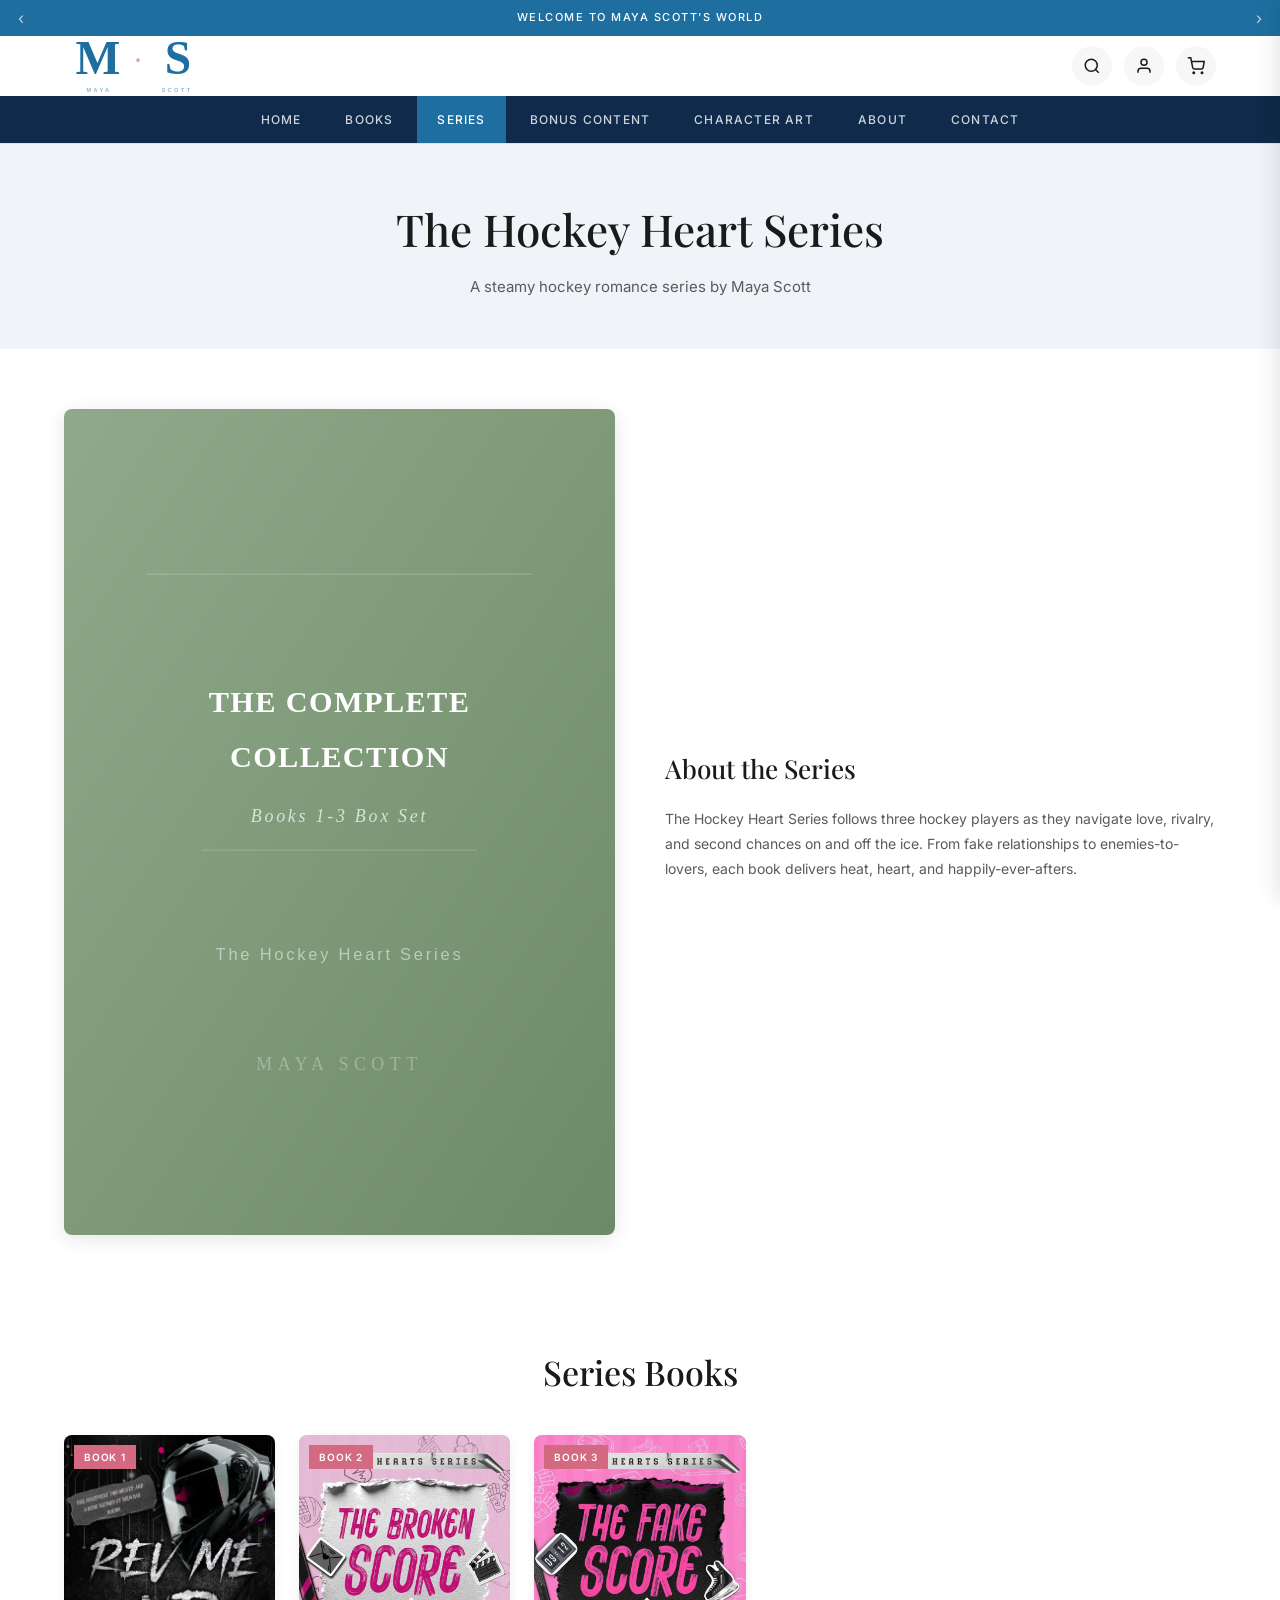
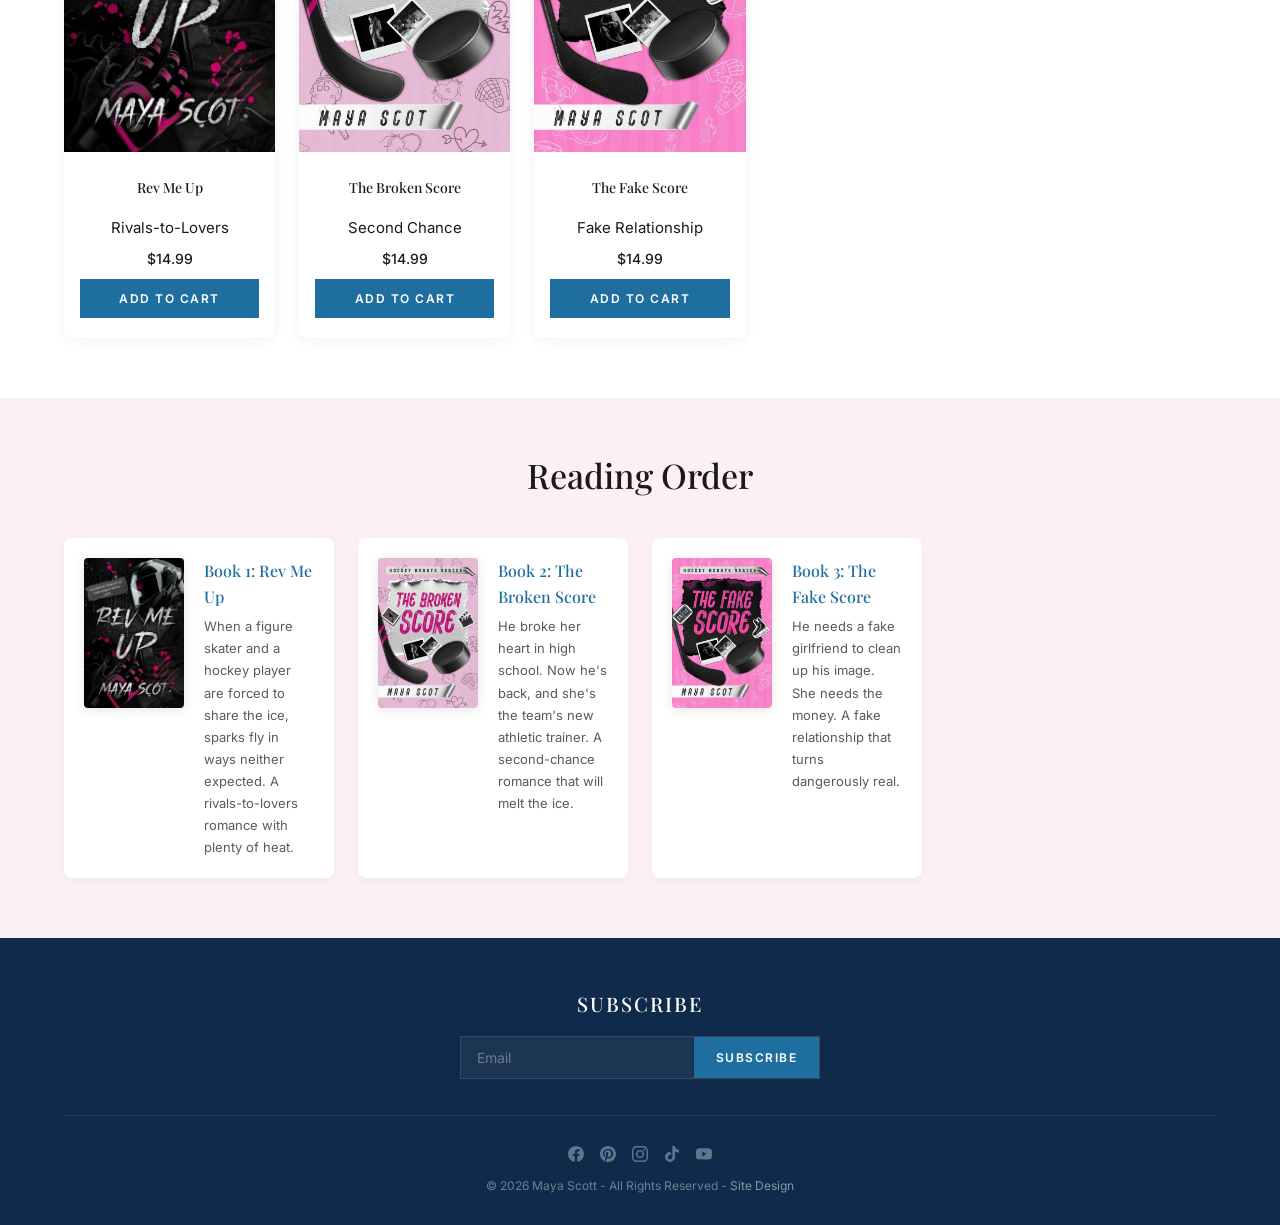
<file: series.html>
<!DOCTYPE html>
<html lang="en">
<head>
  <meta charset="UTF-8">
  <meta name="viewport" content="width=device-width, initial-scale=1.0">
  <title>Series - Maya Scott</title>
  <link rel="preconnect" href="https://fonts.googleapis.com">
  <link rel="preconnect" href="https://fonts.gstatic.com" crossorigin>
  <link href="https://fonts.googleapis.com/css2?family=Playfair+Display:ital,wght@0,400;0,500;0,600;0,700;1,400;1,500&family=Inter:wght@300;400;500;600&display=swap" rel="stylesheet">
  <link rel="stylesheet" href="css/style.css">
</head>
<body>
  <a class="skip-link" href="#MainContent">Skip to content</a>

  <!-- Cart Drawer -->
  <div class="cart-drawer-overlay" id="cartOverlay"></div>
  <div class="cart-drawer" id="cartDrawer">
    <div class="cart-drawer-header">
      <h3>Your cart</h3>
      <button class="cart-drawer-close" id="cartClose">&times;</button>
    </div>
    <div class="cart-drawer-body">
      <div class="cart-empty">
        <p>Your cart is empty</p>
        <a href="#" class="btn btn-primary btn-sm" id="continueShopping">Continue shopping</a>
        <div class="cart-login-prompt">
          <p>Have an account?</p>
          <a href="#">Log in</a> to check out faster.
        </div>
      </div>
    </div>
  </div>


  <!-- Announcement Bar Slider -->
  <div class="announcement-bar">
    <div class="announcement-slider" id="announcementSlider">
      <div class="announcement-slide active">Welcome to Maya Scott's World</div>
      <div class="announcement-slide">NEW RELEASE COMING SOON!</div>
      <div class="announcement-slide">FOLLOW MAYA ON SOCIALS</div>
      <div class="announcement-slide">GET EXCLUSIVE BONUS CONTENT!</div>
    </div>
    <button class="announcement-prev" id="announcePrev">&lsaquo;</button>
    <button class="announcement-next" id="announceNext">&rsaquo;</button>
  </div>

  <!-- Header -->
  <header class="site-header">
    <div class="header-inner">
      <button class="mobile-menu-btn" id="mobileMenuBtn" aria-label="Menu">
        <span></span><span></span><span></span>
      </button>

      <div class="logo">
        <a href="index.html">
          <img src="assets/logo.svg" alt="Maya Scott" width="180" height="90">
        </a>
      </div>

      <div class="header-icons">
        <button class="header-icon search-toggle" id="searchToggle" aria-label="Search">
          <svg viewBox="0 0 24 24" fill="none" stroke="currentColor" stroke-width="2"><circle cx="11" cy="11" r="8"/><path d="M21 21l-4.35-4.35"/></svg>
        </button>
        <a href="#" class="header-icon" aria-label="Log in">
          <svg viewBox="0 0 24 24" fill="none" stroke="currentColor" stroke-width="2"><path d="M20 21v-2a4 4 0 0 0-4-4H8a4 4 0 0 0-4 4v2"/><circle cx="12" cy="7" r="4"/></svg>
        </a>
        <button class="header-icon cart-toggle" id="cartToggle" aria-label="Cart">
          <svg viewBox="0 0 24 24" fill="none" stroke="currentColor" stroke-width="2"><circle cx="9" cy="21" r="1"/><circle cx="20" cy="21" r="1"/><path d="M1 1h4l2.68 13.39a2 2 0 0 0 2 1.61h9.72a2 2 0 0 0 2-1.61L23 6H6"/></svg>
        </button>
      </div>
    </div>

    <!-- Main Navigation -->
    <nav class="main-nav" id="mainNav">
      <ul class="nav-list">
        <li><a href="index.html">Home</a></li>
        <li><a href="books.html">Books</a></li>
        <li><a href="series.html" class="active">Series</a></li>
        <li><a href="bonus-content.html">Bonus Content</a></li>
        <li><a href="character-art.html">Character Art</a></li>
        <li><a href="about.html">About</a></li>
        <li><a href="contact.html">Contact</a></li>
      </ul>
    </nav>

    <!-- Search Overlay -->
    <div class="search-overlay" id="searchOverlay">
      <div class="search-modal">
        <button class="search-close" id="searchClose">&times;</button>
        <form class="search-form">
          <input type="text" placeholder="Search" autofocus>
          <button type="submit" aria-label="Search">
            <svg viewBox="0 0 24 24" fill="none" stroke="currentColor" stroke-width="2"><circle cx="11" cy="11" r="8"/><path d="M21 21l-4.35-4.35"/></svg>
          </button>
        </form>
      </div>
    </div>
  </header>

  <!-- Mobile Navigation Overlay -->
  <div class="mobile-nav-overlay" id="mobileNavOverlay">
    <div class="mobile-nav-panel">
      <button class="mobile-nav-close" id="mobileNavClose">&times;</button>
      <ul class="mobile-nav-list">
        <li><a href="index.html">Home</a></li>
        <li><a href="books.html">Books</a></li>
        <li><a href="series.html" class="active">Series</a></li>
        <li><a href="bonus-content.html">Bonus Content</a></li>
        <li><a href="character-art.html">Character Art</a></li>
        <li><a href="about.html">About</a></li>
        <li><a href="contact.html">Contact</a></li>
      </ul>
    </div>
  </div>

  <main id="MainContent">
    <!-- Page Header -->
    <section class="page-header">
      <div class="container">
        <h1>The Hockey Heart Series</h1>
        <p>A steamy hockey romance series by Maya Scott</p>
      </div>
    </section>

    <!-- Series Overview -->
    <section class="about-section">
      <div class="container">
        <div class="about-content">
          <div class="about-image">
            <img src="assets/book-cover/complete-collection.svg" alt="The Hockey Heart Series">
          </div>
          <div class="about-text">
            <h2>About the Series</h2>
            <p>The Hockey Heart Series follows three hockey players as they navigate love, rivalry, and second chances on and off the ice. From fake relationships to enemies-to-lovers, each book delivers heat, heart, and happily-ever-afters.</p>


          </div>
        </div>
      </div>
    </section>

    <!-- Series Books -->
    <section class="featured-collection">
      <div class="container">
        <h2 class="section-title">Series Books</h2>
        <div class="product-grid">
          <div class="product-card">
            <a href="product.html?id=rev-me-up" class="product-image">
              <img class="product-img-primary" src="assets/book-cover/rev-me-up.jpg" alt="Rev Me Up">
              <img class="product-img-secondary" src="assets/book-cover/rev-me-up.jpg" alt="Rev Me Up">
              <span class="product-badge">Book 1</span>
            </a>
            <div class="product-info">
              <h3><a href="product.html?id=rev-me-up">Rev Me Up</a></h3>
              <div class="product-description">Rivals-to-Lovers</div>
              <div class="product-price">
                <span class="price-regular">$14.99</span>
              </div>
              <button class="btn btn-primary" data-add-to-cart data-product-id="rev-me-up" data-product-title="Rev Me Up" data-product-price="14.99" data-product-image="assets/book-cover/rev-me-up.jpg">Add to Cart</button>
            </div>
          </div>

          <div class="product-card">
            <a href="product.html?id=the-broken-score" class="product-image">
              <img class="product-img-primary" src="assets/book-cover/the-broken-score.jpg" alt="The Broken Score">
              <img class="product-img-secondary" src="assets/book-cover/the-broken-score.jpg" alt="The Broken Score">
              <span class="product-badge">Book 2</span>
            </a>
            <div class="product-info">
              <h3><a href="product.html?id=the-broken-score">The Broken Score</a></h3>
              <div class="product-description">Second Chance</div>
              <div class="product-price">
                <span class="price-regular">$14.99</span>
              </div>
              <button class="btn btn-primary" data-add-to-cart data-product-id="the-broken-score" data-product-title="The Broken Score" data-product-price="14.99" data-product-image="assets/book-cover/the-broken-score.jpg">Add to Cart</button>
            </div>
          </div>

          <div class="product-card">
            <a href="product.html?id=the-fake-score" class="product-image">
              <img class="product-img-primary" src="assets/book-cover/the-fake-score.jpg" alt="The Fake Score">
              <img class="product-img-secondary" src="assets/book-cover/the-fake-score.jpg" alt="The Fake Score">
              <span class="product-badge">Book 3</span>
            </a>
            <div class="product-info">
              <h3><a href="product.html?id=the-fake-score">The Fake Score</a></h3>
              <div class="product-description">Fake Relationship</div>
              <div class="product-price">
                <span class="price-regular">$14.99</span>
              </div>
              <button class="btn btn-primary" data-add-to-cart data-product-id="the-fake-score" data-product-title="The Fake Score" data-product-price="14.99" data-product-image="assets/book-cover/the-fake-score.jpg">Add to Cart</button>
            </div>
          </div>
        </div>
      </div>
    </section>

    <!-- Reading Order -->
    <section class="upcoming-section">
      <div class="container">
        <h2 class="section-title">Reading Order</h2>
        <div class="bonus-preview-grid">
          <div class="bonus-preview-item reading-order-item">
            <div class="reading-order-image">
              <img src="assets/book-cover/rev-me-up.jpg" alt="Rev Me Up">
            </div>
            <div class="reading-order-text">
              <h4>Book 1: Rev Me Up</h4>
              <p>When a figure skater and a hockey player are forced to share the ice, sparks fly in ways neither expected. A rivals-to-lovers romance with plenty of heat.</p>
            </div>
          </div>
          <div class="bonus-preview-item reading-order-item">
            <div class="reading-order-image">
              <img src="assets/book-cover/the-broken-score.jpg" alt="The Broken Score">
            </div>
            <div class="reading-order-text">
              <h4>Book 2: The Broken Score</h4>
              <p>He broke her heart in high school. Now he's back, and she's the team's new athletic trainer. A second-chance romance that will melt the ice.</p>
            </div>
          </div>
          <div class="bonus-preview-item reading-order-item">
            <div class="reading-order-image">
              <img src="assets/book-cover/the-fake-score.jpg" alt="The Fake Score">
            </div>
            <div class="reading-order-text">
              <h4>Book 3: The Fake Score</h4>
              <p>He needs a fake girlfriend to clean up his image. She needs the money. A fake relationship that turns dangerously real.</p>
            </div>
          </div>
        </div>
      </div>
    </section>
  </main>

  <!-- Footer -->
  <footer class="site-footer">
    <div class="container">
      <div class="footer-newsletter">
        <h3>SUBSCRIBE</h3>
        <form class="footer-newsletter-form">
          <input type="email" placeholder="Email" required>
          <button type="submit" class="btn-subscribe">Subscribe</button>
        </form>
      </div>
      <div class="footer-bottom">
        <div class="footer-social">
          <a href="#" aria-label="Facebook"><svg viewBox="0 0 24 24" fill="currentColor"><path d="M24 12.073c0-6.627-5.373-12-12-12s-12 5.373-12 12c0 5.99 4.388 10.954 10.125 11.854v-8.385H7.078v-3.47h3.047V9.43c0-3.007 1.792-4.669 4.533-4.669 1.312 0 2.686.235 2.686.235v2.953H15.83c-1.491 0-1.956.925-1.956 1.874v2.25h3.328l-.532 3.47h-2.796v8.385C19.612 23.027 24 18.062 24 12.073z"/></svg></a>
          <a href="#" aria-label="Pinterest"><svg viewBox="0 0 24 24" fill="currentColor"><path d="M12 0C5.373 0 0 5.372 0 12c0 5.084 3.163 9.426 7.627 11.174-.105-.949-.2-2.403.042-3.438.218-.932 1.407-5.965 1.407-5.965s-.359-.719-.359-1.782c0-1.668.967-2.914 2.171-2.914 1.023 0 1.518.769 1.518 1.69 0 1.029-.655 2.568-.994 3.995-.283 1.194.599 2.169 1.777 2.169 2.133 0 3.772-2.249 3.772-5.495 0-2.873-2.064-4.882-5.012-4.882-3.414 0-5.418 2.561-5.418 5.207 0 1.031.397 2.138.893 2.738a.36.36 0 0 1 .083.345l-.333 1.36c-.053.22-.174.267-.402.161-1.499-.698-2.436-2.889-2.436-4.649 0-3.785 2.75-7.262 7.929-7.262 4.163 0 7.398 2.967 7.398 6.931 0 4.136-2.607 7.464-6.227 7.464-1.216 0-2.359-.631-2.75-1.378l-.748 2.853c-.271 1.043-1.002 2.35-1.492 3.146C9.57 23.812 10.763 24 12 24c6.627 0 12-5.373 12-12 0-6.628-5.373-12-12-12z"/></svg></a>
          <a href="#" aria-label="Instagram"><svg viewBox="0 0 24 24" fill="currentColor"><path d="M12 2.163c3.204 0 3.584.012 4.85.07 3.252.148 4.771 1.691 4.919 4.919.058 1.265.069 1.645.069 4.849 0 3.205-.012 3.584-.069 4.849-.149 3.225-1.664 4.771-4.919 4.919-1.266.058-1.644.07-4.85.07-3.204 0-3.584-.012-4.849-.07-3.26-.149-4.771-1.699-4.919-4.92-.058-1.265-.07-1.644-.07-4.849 0-3.204.013-3.583.07-4.849.149-3.227 1.664-4.771 4.919-4.919 1.266-.057 1.645-.069 4.849-.069zm0-2.163c-3.259 0-3.667.014-4.947.072-4.358.2-6.78 2.618-6.98 6.98-.059 1.281-.073 1.689-.073 4.948 0 3.259.014 3.668.072 4.948.2 4.358 2.618 6.78 6.98 6.98 1.281.058 1.689.072 4.948.072 3.259 0 3.668-.014 4.948-.072 4.354-.2 6.782-2.618 6.979-6.98.059-1.28.073-1.689.073-4.948 0-3.259-.014-3.667-.072-4.947-.196-4.354-2.617-6.78-6.979-6.98-1.281-.059-1.69-.073-4.949-.073zm0 5.838c-3.403 0-6.162 2.759-6.162 6.162s2.759 6.163 6.162 6.163 6.162-2.759 6.162-6.163c0-3.403-2.759-6.162-6.162-6.162zm0 10.162c-2.209 0-4-1.79-4-4 0-2.209 1.791-4 4-4s4 1.791 4 4c0 2.21-1.791 4-4 4zm6.406-11.845c-.796 0-1.441.645-1.441 1.44s.645 1.44 1.441 1.44c.795 0 1.439-.645 1.439-1.44s-.644-1.44-1.439-1.44z"/></svg></a>
          <a href="#" aria-label="TikTok"><svg viewBox="0 0 24 24" fill="currentColor"><path d="M12.525.02c1.31-.02 2.61-.01 3.91-.02.08 1.53.63 3.09 1.75 4.17 1.12 1.11 2.7 1.62 4.24 1.79v4.03c-1.44-.05-2.89-.35-4.2-.97-.57-.26-1.1-.59-1.62-.93-.01 2.92.01 5.84-.02 8.75-.08 1.4-.54 2.79-1.35 3.94-1.31 1.92-3.58 3.17-5.91 3.21-1.43.08-2.86-.31-4.08-1.03-2.02-1.19-3.44-3.37-3.65-5.71-.02-.5-.03-1-.01-1.49.18-1.9 1.12-3.72 2.58-4.96 1.66-1.44 3.98-2.13 6.15-1.72.02 1.48-.04 2.96-.04 4.44-.99-.32-2.15-.23-3.02.37-.63.41-1.11 1.04-1.36 1.75-.21.51-.15 1.07-.14 1.61.24 1.64 1.82 3.02 3.5 2.87 1.12-.01 2.19-.66 2.77-1.61.19-.33.4-.67.41-1.06.1-1.79.06-3.57.07-5.36.01-4.03-.01-8.05.02-12.07z"/></svg></a>
          <a href="#" aria-label="YouTube"><svg viewBox="0 0 24 24" fill="currentColor"><path d="M23.498 6.186a3.016 3.016 0 0 0-2.122-2.136C19.505 3.545 12 3.545 12 3.545s-7.505 0-9.377.505A3.017 3.017 0 0 0 .502 6.186C0 8.07 0 12 0 12s0 3.93.502 5.814a3.016 3.016 0 0 0 2.122 2.136c1.871.505 9.376.505 9.376.505s7.505 0 9.377-.505a3.015 3.015 0 0 0 2.122-2.136C24 15.93 24 12 24 12s0-3.93-.502-5.814zM9.545 15.568V8.432L15.818 12l-6.273 3.568z"/></svg></a>
        </div>
        <p>&copy; 2026 Maya Scott - All Rights Reserved - <a href="#">Site Design</a></p>
      </div>
    </div>
  </footer>

  <script src="js/main.js"></script>
</body>
</html>
</file>
<file: css/style.css>
*,
*::before,
*::after {
  box-sizing: border-box;
  margin: 0;
  padding: 0;
}

:root {
  --color-bg: #ffffff;
  --color-text: #1a1a1a;
  --color-text-light: #5a5a5a;
  --color-text-lighter: #888888;
  --color-accent: #1e6fa0;
  --color-accent-light: #5a9fc8;
  --color-border: #e0e0e0;
  --color-bg-dark: #0f2a4a;
  --color-bg-announce: #f0f4f8;
  --color-sale: #d46a82;
  --color-pink: #d46a82;
  --color-green: #7aaa7a;
  --font-heading: 'Playfair Display', Georgia, 'Times New Roman', serif;
  --font-body: 'Inter', -apple-system, BlinkMacSystemFont, 'Segoe UI', Roboto, sans-serif;
  --max-width: 1200px;
  --header-height: 60px;
}

html {
  scroll-behavior: smooth;
}

body {
  font-family: var(--font-body);
  font-size: 15px;
  color: var(--color-text);
  background: var(--color-bg);
  line-height: 1.6;
  overflow-x: hidden;
}

img {
  max-width: 100%;
  height: auto;
  display: block;
}

a {
  color: inherit;
  text-decoration: none;
}

ul {
  list-style: none;
}

button {
  font-family: inherit;
  cursor: pointer;
  border: none;
  background: none;
}

input {
  font-family: inherit;
}

.skip-link {
  position: absolute;
  top: -100px;
  left: 0;
  background: var(--color-text);
  color: #fff;
  padding: 8px 16px;
  z-index: 1000;
  font-size: 14px;
}

.skip-link:focus {
  top: 0;
}

.container {
  width: 100%;
  max-width: var(--max-width);
  margin: 0 auto;
  padding: 0 24px;
}

/* ===== ANIMATIONS ===== */
@keyframes fadeInUp {
  from { opacity: 0; transform: translateY(30px); }
  to { opacity: 1; transform: translateY(0); }
}

@keyframes fadeIn {
  from { opacity: 0; }
  to { opacity: 1; }
}

@keyframes scaleIn {
  from { opacity: 0; transform: scale(0.9); }
  to { opacity: 1; transform: scale(1); }
}

@keyframes marqueeScroll {
  0% { transform: translateX(0); }
  100% { transform: translateX(-50%); }
}

/* ===== SCROLL REVEAL ===== */
.reveal {
  opacity: 0;
  transform: translateY(30px);
  transition: all 0.6s ease;
}
.reveal.visible {
  opacity: 1;
  transform: translateY(0);
}

/* ===== ANNOUNCEMENT BAR ===== */
.announcement-bar {
  background: var(--color-accent);
  text-align: center;
  position: relative;
  overflow: hidden;
}

.announcement-slider {
  position: relative;
  height: 36px;
}

.announcement-slide {
  position: absolute;
  inset: 0;
  display: flex;
  align-items: center;
  justify-content: center;
  font-size: 11px;
  letter-spacing: 1.5px;
  text-transform: uppercase;
  font-weight: 500;
  color: #fff;
  opacity: 0;
  transition: opacity 0.4s ease;
  padding: 0 50px;
}

.announcement-slide.active {
  opacity: 1;
}

.announcement-prev,
.announcement-next {
  position: absolute;
  top: 50%;
  transform: translateY(-50%);
  z-index: 2;
  color: rgba(255,255,255,0.7);
  font-size: 16px;
  padding: 4px 10px;
  background: transparent;
  line-height: 1;
}

.announcement-prev:hover,
.announcement-next:hover {
  color: #fff;
}

.announcement-prev { left: 8px; }
.announcement-next { right: 8px; }

/* ===== HEADER ===== */
.site-header {
  position: sticky;
  top: 0;
  z-index: 100;
  background: rgba(255,255,255,0.97);
  border-bottom: 1px solid var(--color-border);
}

.header-inner {
  max-width: var(--max-width);
  margin: 0 auto;
  padding: 0 24px 0 20px;
  display: flex;
  align-items: center;
  height: var(--header-height);
  gap: 20px;
}

.logo {
  flex-shrink: 0;
  display: flex;
  align-items: center;
  margin-left: -12px;
}

.logo svg {
  display: block;
}

.mobile-menu-btn {
  display: none;
  flex-direction: column;
  gap: 5px;
  padding: 8px;
  width: 44px;
  flex-shrink: 0;
}

.mobile-menu-btn span {
  display: block;
  width: 24px;
  height: 2px;
  background: var(--color-text);
  border-radius: 2px;
  transition: all 0.3s ease;
}

.header-icons {
  display: flex;
  align-items: center;
  gap: 12px;
  margin-left: auto;
  flex-shrink: 0;
}

.header-icon {
  width: 40px;
  height: 40px;
  display: flex;
  align-items: center;
  justify-content: center;
  border-radius: 50%;
  background: rgba(0,0,0,0.03);
  transition: all 0.3s ease;
  color: var(--color-text);
}

.header-icon svg {
  width: 18px;
  height: 18px;
}

.header-icon:hover {
  background: var(--color-accent);
  color: #fff;
}

/* ===== MAIN NAVIGATION ===== */
.main-nav {
  background: var(--color-bg-dark);
  padding: 0;
}

.nav-list {
  display: flex;
  justify-content: center;
  gap: 4px;
  list-style: none;
  margin: 0;
  padding: 0;
}

.nav-list a {
  display: block;
  color: rgba(255,255,255,0.8);
  font-size: 12px;
  font-weight: 500;
  text-transform: uppercase;
  letter-spacing: 1.2px;
  padding: 14px 20px;
  transition: all 0.2s ease;
  position: relative;
}

.nav-list a:hover {
  color: #fff;
  background: rgba(255,255,255,0.08);
}

.nav-list a.active {
  color: #fff;
  background: var(--color-accent);
}

/* ===== SEARCH OVERLAY ===== */
.search-overlay {
  display: none;
  position: absolute;
  top: 100%;
  left: 0;
  right: 0;
  background: var(--color-bg);
  border-top: 1px solid var(--color-border);
  box-shadow: 0 4px 12px rgba(0,0,0,0.06);
  z-index: 99;
  padding: 20px;
}

.search-overlay.open {
  display: block;
}

.search-modal {
  max-width: 600px;
  margin: 0 auto;
  position: relative;
}

.search-close {
  position: absolute;
  right: 0;
  top: -40px;
  font-size: 28px;
  color: var(--color-text-light);
  padding: 4px;
  line-height: 1;
}

.search-form {
  display: flex;
  align-items: center;
  border-bottom: 1px solid var(--color-border);
  padding-bottom: 8px;
}

.search-form input {
  flex: 1;
  border: none;
  font-size: 18px;
  padding: 8px 0;
  outline: none;
  background: transparent;
}

.search-form button {
  padding: 4px 8px;
  color: var(--color-text-light);
  display: flex;
}

.search-form button svg {
  width: 20px;
  height: 20px;
}

/* ===== MOBILE NAV ===== */
.mobile-nav-overlay {
  display: none;
  position: fixed;
  inset: 0;
  background: rgba(0,0,0,0.4);
  z-index: 200;
}

.mobile-nav-overlay.open {
  display: block;
}

.mobile-nav-panel {
  background: var(--color-bg);
  width: 300px;
  max-width: 80vw;
  height: 100%;
  overflow-y: auto;
  padding: 24px;
  position: relative;
  transform: translateX(-100%);
  transition: transform 0.35s ease;
}

.mobile-nav-overlay.open .mobile-nav-panel {
  transform: translateX(0);
}

.mobile-nav-close {
  position: absolute;
  top: 16px;
  right: 16px;
  font-size: 28px;
  color: var(--color-text-light);
  line-height: 1;
}

.mobile-nav-list {
  margin-top: 36px;
}

.mobile-nav-list > li > a {
  display: block;
  padding: 14px 0;
  font-size: 13px;
  letter-spacing: 1.5px;
  text-transform: uppercase;
  font-weight: 500;
  border-bottom: 1px solid var(--color-border);
}

.mobile-nav-list a.active {
  color: var(--color-accent);
  font-weight: 600;
}

/* ===== CART DRAWER ===== */
.cart-drawer-overlay {
  display: none;
  position: fixed;
  inset: 0;
  background: rgba(0,0,0,0.4);
  z-index: 300;
}

.cart-drawer-overlay.open {
  display: block;
}

.cart-drawer {
  position: fixed;
  top: 0;
  right: -400px;
  width: 400px;
  max-width: 90vw;
  height: 100%;
  background: var(--color-bg);
  z-index: 301;
  transition: right 0.35s ease;
  box-shadow: -4px 0 20px rgba(0,0,0,0.1);
}

.cart-drawer.open {
  right: 0;
}

.cart-drawer-header {
  display: flex;
  justify-content: space-between;
  align-items: center;
  padding: 20px 24px;
  border-bottom: 1px solid var(--color-border);
}

.cart-drawer-header h3 {
  font-family: var(--font-heading);
  font-size: 20px;
  font-weight: 500;
}

.cart-drawer-close {
  font-size: 28px;
  color: var(--color-text-light);
  padding: 4px;
  line-height: 1;
}

.cart-drawer-body {
  padding: 24px;
  max-height: calc(100vh - 80px);
  overflow-y: auto;
}

.cart-items {
  display: flex;
  flex-direction: column;
  gap: 20px;
}

.cart-item {
  display: flex;
  gap: 16px;
  padding-bottom: 20px;
  border-bottom: 1px solid var(--color-border);
}

.cart-item-image {
  width: 80px;
  height: 100px;
  object-fit: cover;
  border-radius: 4px;
}

.cart-item-details {
  flex: 1;
}

.cart-item-details h4 {
  font-family: var(--font-heading);
  font-size: 14px;
  margin-bottom: 4px;
}

.cart-item-details p {
  font-size: 14px;
  color: var(--color-accent);
  margin-bottom: 8px;
}

.cart-item-quantity {
  display: flex;
  align-items: center;
  gap: 12px;
}

.quantity-btn {
  width: 28px;
  height: 28px;
  border: 1px solid var(--color-border);
  background: var(--color-bg);
  border-radius: 4px;
  cursor: pointer;
  transition: all 0.2s;
}

.quantity-btn:hover {
  background: var(--color-accent);
  color: #fff;
  border-color: var(--color-accent);
}

.cart-item-remove {
  width: 28px;
  height: 28px;
  border: none;
  background: rgba(0,0,0,0.05);
  border-radius: 50%;
  cursor: pointer;
  transition: all 0.2s;
}

.cart-item-remove:hover {
  background: #c62828;
  color: #fff;
}

.cart-empty {
  text-align: center;
  padding: 40px 0;
}

.cart-empty p {
  color: var(--color-text-light);
  margin-bottom: 16px;
}

.cart-login-prompt {
  margin-top: 24px;
  padding-top: 20px;
  border-top: 1px solid var(--color-border);
  font-size: 14px;
  color: var(--color-text-light);
}

.cart-login-prompt a {
  color: var(--color-accent);
  text-decoration: underline;
}

.cart-footer {
  margin-top: 24px;
  padding-top: 20px;
  border-top: 1px solid var(--color-border);
}

.cart-total {
  display: flex;
  justify-content: space-between;
  font-size: 18px;
  font-weight: 600;
  margin-bottom: 16px;
}

/* ===== BUTTONS ===== */
.btn {
  display: inline-block;
  padding: 12px 28px;
  font-size: 12px;
  letter-spacing: 1.5px;
  text-transform: uppercase;
  font-weight: 600;
  text-decoration: none;
  border: none;
  cursor: pointer;
  transition: all 0.3s ease;
}

.btn-primary {
  background: var(--color-accent);
  color: #fff;
}

.btn-primary:hover {
  background: var(--color-bg-dark);
  transform: translateY(-1px);
  box-shadow: 0 4px 12px rgba(44,95,138,0.3);
}

.btn-primary:active {
  transform: translateY(0);
}

.btn-full {
  width: 100%;
}

.btn-sm {
  padding: 10px 20px;
  font-size: 11px;
}

/* ===== HERO ===== */
.hero {
  position: relative;
  overflow: hidden;
  background: linear-gradient(160deg, var(--color-bg-dark) 0%, #0a1f38 40%, #162d4a 70%, #1a2a3f 100%);
  min-height: 100vh;
  display: flex;
  align-items: center;
  justify-content: center;
}

/* floating background shapes */
.hero-bg-shapes {
  position: absolute;
  inset: 0;
  pointer-events: none;
  overflow: hidden;
}

.hero-shape {
  position: absolute;
  border-radius: 50%;
  transition: transform 0.3s ease-out;
}

.hero-shape-1 {
  width: 400px;
  height: 400px;
  background: radial-gradient(circle, rgba(212,106,130,0.08) 0%, transparent 70%);
  top: -100px;
  right: -100px;
  animation: heroFloat1 8s ease-in-out infinite;
}

.hero-shape-2 {
  width: 300px;
  height: 300px;
  background: radial-gradient(circle, rgba(30,111,160,0.06) 0%, transparent 70%);
  bottom: -50px;
  left: -50px;
  animation: heroFloat2 10s ease-in-out infinite;
}

.hero-shape-3 {
  width: 200px;
  height: 200px;
  border: 1px solid rgba(212,106,130,0.08);
  top: 40%;
  left: 10%;
  animation: heroFloat3 12s ease-in-out infinite;
}

.hero-shape-4 {
  width: 150px;
  height: 150px;
  border: 1px solid rgba(122,170,122,0.06);
  bottom: 20%;
  right: 15%;
  animation: heroFloat2 9s ease-in-out infinite reverse;
}

@keyframes heroFloat1 {
  0%, 100% { transform: translate(0, 0) scale(1); }
  50% { transform: translate(30px, -30px) scale(1.05); }
}

@keyframes heroFloat2 {
  0%, 100% { transform: translate(0, 0) scale(1); }
  50% { transform: translate(-20px, 20px) scale(1.03); }
}

@keyframes heroFloat3 {
  0%, 100% { transform: translate(0, 0) rotate(0deg); }
  50% { transform: translate(15px, -15px) rotate(5deg); }
}

/* anti-grid layout */
.hero-layout {
  display: grid;
  grid-template-columns: 1fr 1fr;
  gap: 40px;
  width: 100%;
  max-width: 1200px;
  margin: 0 auto;
  padding: 100px 40px 60px;
  align-items: center;
  position: relative;
  z-index: 2;
}

.hero-content {
  position: relative;
  z-index: 3;
  padding-right: 20px;
}

.hero-subtitle {
  font-size: clamp(13px, 1.2vw, 15px);
  color: rgba(255,255,255,0.5);
  font-weight: 400;
  letter-spacing: 4px;
  text-transform: uppercase;
  margin-bottom: 16px;
  animation: heroFadeUp 0.8s ease-out 0.2s both;
}

.hero-title {
  margin-bottom: 20px;
}

.hero-title-line {
  display: block;
  font-family: var(--font-heading);
  font-size: clamp(48px, 7vw, 82px);
  color: #fff;
  font-weight: 700;
  letter-spacing: 2px;
  line-height: 1.05;
  animation: heroFadeUp 0.8s ease-out both;
}

.hero-title-line:nth-child(1) { animation-delay: 0.3s; }
.hero-title-line:nth-child(2) { animation-delay: 0.5s; }
.hero-title-line:nth-child(3) { animation-delay: 0.7s; }

.hero-title-line:nth-child(2) {
  padding-left: clamp(30px, 4vw, 60px);
  color: rgba(255,255,255,0.85);
}

.hero-title-line:nth-child(3) {
  padding-left: clamp(60px, 8vw, 120px);
  background: linear-gradient(135deg, var(--color-pink), var(--color-accent-light));
  -webkit-background-clip: text;
  -webkit-text-fill-color: transparent;
  background-clip: text;
}

.hero-tagline {
  font-size: clamp(14px, 1.1vw, 16px);
  color: rgba(255,255,255,0.5);
  margin-bottom: 36px;
  line-height: 1.6;
  max-width: 400px;
  font-weight: 300;
  animation: heroFadeUp 0.8s ease-out 0.8s both;
}

.hero-btn {
  display: inline-block;
  padding: 16px 44px;
  background: var(--color-pink);
  color: #fff;
  font-size: 13px;
  letter-spacing: 2.5px;
  text-transform: uppercase;
  font-weight: 600;
  border-radius: 50px;
  text-decoration: none;
  transition: all 0.4s ease;
  box-shadow: 0 8px 30px rgba(212,106,130,0.35);
  animation: heroFadeUp 0.8s ease-out 1s both;
  position: relative;
  overflow: hidden;
}

.hero-btn::after {
  content: '';
  position: absolute;
  inset: 0;
  background: linear-gradient(135deg, rgba(255,255,255,0.15) 0%, transparent 50%);
  pointer-events: none;
}

.hero-btn:hover {
  transform: translateY(-3px);
  box-shadow: 0 12px 40px rgba(212,106,130,0.45);
  background: #c75a72;
}

.hero-scroll-indicator {
  display: flex;
  align-items: center;
  gap: 10px;
  margin-top: 50px;
  animation: heroFadeUp 0.8s ease-out 1.2s both;
}

.hero-scroll-indicator span {
  font-size: 10px;
  letter-spacing: 3px;
  text-transform: uppercase;
  color: rgba(255,255,255,0.3);
}

.hero-scroll-line {
  width: 40px;
  height: 1px;
  background: linear-gradient(90deg, rgba(255,255,255,0.4), transparent);
  position: relative;
  overflow: hidden;
}

.hero-scroll-line::after {
  content: '';
  position: absolute;
  top: 0;
  left: -100%;
  width: 100%;
  height: 100%;
  background: linear-gradient(90deg, transparent, rgba(255,255,255,0.6), transparent);
  animation: scrollLine 2s ease-in-out infinite;
}

@keyframes scrollLine {
  0% { left: -100%; }
  100% { left: 200%; }
}

@keyframes heroFadeUp {
  from { opacity: 0; transform: translateY(30px); }
  to { opacity: 1; transform: translateY(0); }
}

/* hero visual / books area */
.hero-visual {
  position: relative;
  display: flex;
  align-items: center;
  justify-content: center;
  min-height: 500px;
}

.hero-floating-books {
  position: relative;
  width: 280px;
  height: 420px;
}

.hero-book-3d {
  position: absolute;
  top: 50%;
  left: 50%;
  transform: translate(-50%, -50%);
  perspective: 1200px;
  z-index: 3;
}

.book-3d-inner {
  position: relative;
  width: 220px;
  margin: 0 auto;
  transform-style: preserve-3d;
  transition: transform 0.15s ease-out;
  cursor: pointer;
}

.book-3d-cover {
  width: 100%;
  height: auto;
  display: block;
  border-radius: 4px;
  box-shadow: 0 25px 70px rgba(0,0,0,0.4);
  transition: box-shadow 0.3s ease;
}

.book-3d-inner:hover .book-3d-cover {
  box-shadow: 0 35px 90px rgba(0,0,0,0.5);
}

.book-3d-glow {
  position: absolute;
  top: -20%;
  left: -20%;
  width: 140%;
  height: 140%;
  background: radial-gradient(ellipse at 30% 20%, rgba(255,255,255,0.1) 0%, transparent 70%);
  pointer-events: none;
  border-radius: 50%;
}

/* secondary floating books */
.hero-book-secondary,
.hero-book-tertiary {
  position: absolute;
  width: 120px;
  border-radius: 3px;
  box-shadow: 0 15px 40px rgba(0,0,0,0.3);
  transition: transform 0.1s ease-out;
  pointer-events: none;
}

.hero-book-secondary {
  top: 5%;
  right: -30px;
  z-index: 2;
  transform: rotate(8deg);
}

.hero-book-tertiary {
  bottom: 5%;
  left: -30px;
  z-index: 2;
  transform: rotate(-6deg);
}

.hero-book-secondary img,
.hero-book-tertiary img {
  width: 100%;
  height: auto;
  display: block;
  border-radius: 3px;
}

/* floating dots */
.hero-float-dot {
  position: absolute;
  border-radius: 50%;
  pointer-events: none;
  transition: transform 0.2s ease-out;
}

.hero-float-dot-1 {
  width: 8px;
  height: 8px;
  background: var(--color-pink);
  opacity: 0.3;
  top: 15%;
  left: 10%;
  animation: heroFloat1 6s ease-in-out infinite;
}

.hero-float-dot-2 {
  width: 5px;
  height: 5px;
  background: var(--color-accent-light);
  opacity: 0.25;
  bottom: 20%;
  right: 15%;
  animation: heroFloat2 7s ease-in-out infinite;
}

.hero-float-dot-3 {
  width: 6px;
  height: 6px;
  background: var(--color-green);
  opacity: 0.2;
  top: 60%;
  left: 5%;
  animation: heroFloat3 5s ease-in-out infinite;
}

@keyframes heroFadeUp {
  from { opacity: 0; transform: translateY(30px); }
  to { opacity: 1; transform: translateY(0); }
}

@media (max-width: 768px) {
  .hero-layout {
    display: flex;
    flex-direction: column;
    gap: 30px;
    padding: 80px 24px 40px;
  }

  .hero-content {
    text-align: center;
  }

  .hero-book-3d {
    flex: 0 0 auto;
  }

  .book-3d-inner {
    width: 160px;
  }

  .hero-visual {
    min-height: auto;
  }

  .hero-floating-books {
    width: 200px;
    height: 300px;
  }

  .hero-book-secondary,
  .hero-book-tertiary {
    width: 80px;
  }

  .hero-book-secondary {
    right: -10px;
  }

  .hero-book-tertiary {
    left: -10px;
  }
}

@media (max-width: 600px) {
  .hero {
    min-height: 0;
    padding: 60px 0 40px;
  }

  .hero-title-line {
    font-size: clamp(36px, 10vw, 48px);
  }

  .hero-tagline {
    max-width: 100%;
  }

  .hero-scroll-indicator {
    display: none;
  }
}

/* ===== SECTION TITLES ===== */
.section-title {
  font-family: var(--font-heading);
  font-size: clamp(24px, 3vw, 34px);
  text-align: center;
  margin-bottom: 36px;
  font-weight: 500;
}

/* ===== PRODUCT GRID ===== */
.product-grid {
  display: grid;
  grid-template-columns: repeat(auto-fill, minmax(210px, 1fr));
  gap: 24px;
}

/* ===== PRODUCT CARDS ===== */
.product-card {
  width: 100%;
  max-width: 280px;
  background: var(--color-bg);
  border-radius: 8px;
  overflow: hidden;
  box-shadow: 0 2px 12px rgba(0,0,0,0.06);
  display: flex;
  flex-direction: column;
  transition: transform 0.3s ease, box-shadow 0.3s ease;
  margin: 0 auto;
}

.product-card:hover {
  transform: translateY(-6px);
  box-shadow: 0 12px 30px rgba(44,95,138,0.12);
}

.product-image {
  position: relative;
  width: 100%;
  aspect-ratio: 2/3;
  overflow: hidden;
  background: var(--color-bg-announce);
}

.product-image img {
  position: absolute;
  top: 0;
  left: 0;
  width: 100%;
  height: 100%;
  object-fit: cover;
  transition: opacity 0.4s ease;
}

.product-img-secondary {
  opacity: 0;
}

.product-image:hover .product-img-primary {
  opacity: 0;
}

.product-image:hover .product-img-secondary {
  opacity: 1;
}

.product-badge {
  position: absolute;
  top: 10px;
  left: 10px;
  background: var(--color-pink);
  color: #fff;
  font-size: 10px;
  font-weight: 600;
  letter-spacing: 0.8px;
  text-transform: uppercase;
  padding: 4px 10px;
  z-index: 2;
}

.product-badge.bestseller {
  background: var(--color-accent);
}

.product-badge.bundle {
  background: var(--color-green);
}

.product-info {
  padding: 16px 16px 20px;
  text-align: center;
  flex-grow: 1;
  display: flex;
  flex-direction: column;
  justify-content: space-between;
  gap: 8px;
}

.product-info h3 {
  font-family: var(--font-heading);
  font-size: 14px;
  font-weight: 500;
  line-height: 1.4;
  min-height: 40px;
  display: flex;
  align-items: center;
  justify-content: center;
}

.product-info h3 a {
  color: var(--color-text);
  transition: color 0.2s;
}

.product-info h3 a:hover {
  color: var(--color-accent);
}

.product-price {
  display: flex;
  gap: 8px;
  align-items: center;
  justify-content: center;
  font-size: 14px;
}

.price-regular {
  font-weight: 500;
  color: var(--color-text);
}

.price-sale {
  color: var(--color-sale);
  font-weight: 600;
}

.price-compare {
  color: var(--color-text-lighter);
  text-decoration: line-through;
  font-size: 13px;
}

/* ===== UPCOMING / PREORDER ===== */
.upcoming-section {
  padding: 50px 0 60px;
  background: #fdf0f2;
}

.upcoming-grid {
  display: grid;
  grid-template-columns: repeat(auto-fill, minmax(280px, 1fr));
  gap: 30px;
  justify-items: center;
}

.upcoming-image {
  position: relative;
  aspect-ratio: 2/3;
  overflow: hidden;
}

.upcoming-badge {
  position: absolute;
  top: 12px;
  left: 12px;
  background: var(--color-accent);
  color: #fff;
  font-size: 11px;
  font-weight: 600;
  letter-spacing: 0.8px;
  text-transform: uppercase;
  padding: 6px 12px;
  z-index: 2;
}

.upcoming-info {
  padding: 20px;
  text-align: center;
}

.upcoming-info h3 {
  font-family: var(--font-heading);
  font-size: 16px;
  font-weight: 500;
  margin-bottom: 8px;
}

.upcoming-date {
  font-size: 12px;
  color: var(--color-accent);
  font-weight: 500;
  margin-bottom: 16px;
}

/* ===== CHARACTER ART GALLERY ===== */
.character-art-section {
  padding: 50px 0 60px;
}

.character-gallery {
  display: grid;
  grid-template-columns: repeat(auto-fill, minmax(220px, 1fr));
  gap: 24px;
  justify-items: center;
}

.character-card {
  width: 100%;
  max-width: 240px;
  background: var(--color-bg);
  border-radius: 8px;
  overflow: hidden;
  box-shadow: 0 2px 12px rgba(0,0,0,0.06);
  transition: transform 0.3s ease;
}

.character-card:hover {
  transform: translateY(-4px);
}

.character-image {
  width: 100%;
  aspect-ratio: 2/3;
  overflow: hidden;
}

.character-image img {
  width: 100%;
  height: 100%;
  object-fit: cover;
  transition: transform 0.4s ease;
}

.character-card:hover .character-image img {
  transform: scale(1.05);
}

.character-info {
  padding: 16px;
  text-align: center;
}

.character-info h3 {
  font-family: var(--font-heading);
  font-size: 15px;
  font-weight: 500;
  margin-bottom: 4px;
}

.character-info p {
  font-size: 12px;
  color: var(--color-text-light);
  line-height: 1.5;
}

.character-book-ref {
  display: inline-flex;
  align-items: center;
  gap: 6px;
  margin-top: 10px;
  font-size: 11px;
  color: var(--color-accent);
  font-weight: 500;
}

.character-book-ref img {
  width: 28px;
  height: auto;
  border-radius: 2px;
  box-shadow: 0 2px 6px rgba(0,0,0,0.15);
}

/* ===== BONUS CONTENT SECTION ===== */
.bonus-content-section {
  padding: 60px 0 70px;
  background: linear-gradient(135deg, var(--color-bg-dark) 0%, #1a2a45 100%);
  color: #fff;
}

.bonus-content-section .section-title {
  color: #fff;
}

.bonus-content-grid {
  display: grid;
  grid-template-columns: repeat(auto-fill, minmax(240px, 1fr));
  gap: 24px;
  justify-items: center;
  margin-bottom: 40px;
}

.bonus-card {
  background: rgba(255,255,255,0.06);
  border: 1px solid rgba(255,255,255,0.1);
  border-radius: 12px;
  padding: 30px 24px;
  text-align: center;
  width: 100%;
  max-width: 260px;
  display: flex;
  flex-direction: column;
  align-items: center;
  transition: all 0.3s ease;
}

.bonus-card:hover {
  background: rgba(255,255,255,0.1);
  transform: translateY(-4px);
}

.bonus-icon {
  width: 56px;
  height: 56px;
  display: flex;
  align-items: center;
  justify-content: center;
  background: rgba(255,255,255,0.1);
  border-radius: 50%;
  margin-bottom: 16px;
}

.bonus-icon svg {
  width: 24px;
  height: 24px;
  color: var(--color-pink);
}

.bonus-card h3 {
  font-family: var(--font-heading);
  font-size: 17px;
  font-weight: 500;
  margin-bottom: 10px;
  color: #fff;
}

.bonus-card p {
  font-size: 13px;
  color: rgba(255,255,255,0.7);
  line-height: 1.6;
  margin-bottom: 16px;
}

.bonus-lock {
  font-size: 11px;
  color: var(--color-pink);
  font-weight: 500;
  letter-spacing: 0.5px;
}

.bonus-cta {
  text-align: center;
  max-width: 500px;
  margin: 0 auto;
  padding: 30px;
  background: rgba(255,255,255,0.06);
  border-radius: 12px;
  border: 1px solid rgba(255,255,255,0.1);
}

.bonus-cta p {
  font-size: 15px;
  color: #fff;
  margin-bottom: 20px;
}

.bonus-newsletter-form {
  display: flex;
  gap: 10px;
  max-width: 380px;
  margin: 0 auto;
}

.bonus-newsletter-form input {
  flex: 1;
  padding: 12px 16px;
  border: 1px solid rgba(255,255,255,0.2);
  background: rgba(255,255,255,0.1);
  color: #fff;
  font-size: 14px;
  border-radius: 4px;
  outline: none;
}

.bonus-newsletter-form input::placeholder {
  color: rgba(255,255,255,0.5);
}

.bonus-newsletter-form .btn-primary {
  background: var(--color-pink);
  border-radius: 4px;
}

.bonus-newsletter-form .btn-primary:hover {
  background: #c97a8a;
}

/* ===== MARQUEE ===== */
.marquee-section {
  background: var(--color-bg-announce);
  overflow: hidden;
  padding: 14px 0;
}

.marquee {
  overflow: hidden;
  white-space: nowrap;
}

.marquee-track {
  display: inline-flex;
  align-items: center;
  gap: 16px;
  animation: marqueeScroll 25s linear infinite;
}

.marquee-item {
  font-size: 12px;
  letter-spacing: 2px;
  text-transform: uppercase;
  font-weight: 500;
  color: var(--color-text);
}

.marquee-dot {
  color: var(--color-pink);
  font-size: 12px;
}

/* ===== NEWSLETTER ===== */
.newsletter-section {
  padding: 60px 0;
  text-align: center;
}

.newsletter-section h2 {
  font-family: var(--font-heading);
  font-size: clamp(26px, 3vw, 34px);
  font-weight: 500;
  margin-bottom: 10px;
}

.newsletter-section p {
  font-size: 15px;
  color: var(--color-text-light);
  margin-bottom: 24px;
  max-width: 480px;
  margin-left: auto;
  margin-right: auto;
  line-height: 1.6;
}

.newsletter-form {
  display: flex;
  max-width: 380px;
  margin: 0 auto;
  border: 1px solid var(--color-border);
}

.newsletter-form input {
  flex: 1;
  padding: 13px 16px;
  border: none;
  background: var(--color-bg);
  color: var(--color-text);
  font-size: 14px;
  outline: none;
  min-width: 0;
}

.newsletter-form input::placeholder {
  color: var(--color-text-lighter);
}

.btn-subscribe {
  padding: 13px 22px;
  background: var(--color-accent);
  color: #fff;
  font-size: 12px;
  letter-spacing: 1.5px;
  text-transform: uppercase;
  font-weight: 600;
  transition: background 0.2s;
  white-space: nowrap;
  border: none;
  cursor: pointer;
}

.btn-subscribe:hover {
  background: var(--color-bg-dark);
}

/* ===== TESTIMONIALS ===== */
.testimonials {
  padding: 60px 0 70px;
  background: var(--color-bg-announce);
  text-align: center;
}

.testimonial-slider {
  position: relative;
  min-height: 150px;
}

.testimonial {
  display: none;
  max-width: 580px;
  margin: 0 auto;
  padding: 0 20px;
}

.testimonial.active {
  display: block;
  animation: fadeIn 0.5s ease;
}

.stars {
  color: #d4a017;
  font-size: 18px;
  margin-bottom: 14px;
  letter-spacing: 3px;
}

.testimonial blockquote {
  font-family: var(--font-heading);
  font-size: clamp(15px, 2vw, 18px);
  font-style: italic;
  line-height: 1.75;
  margin-bottom: 16px;
  color: var(--color-text);
}

.testimonial cite {
  font-style: normal;
  font-size: 13px;
  color: var(--color-text-light);
}

.testimonial-nav {
  display: flex;
  justify-content: center;
  gap: 8px;
  margin-top: 24px;
}

.testimonial-dot {
  width: 9px;
  height: 9px;
  border-radius: 50%;
  border: 2px solid #ccc;
  background: transparent;
  padding: 0;
  transition: all 0.2s;
}

.testimonial-dot.active {
  background: var(--color-text);
  border-color: var(--color-text);
}

/* ===== FOOTER ===== */
.site-footer {
  background: var(--color-bg-dark);
  color: #fff;
  padding: 50px 0 30px;
}

.footer-newsletter {
  text-align: center;
  margin-bottom: 36px;
}

.footer-newsletter h3 {
  font-family: var(--font-heading);
  font-size: 20px;
  margin-bottom: 16px;
  letter-spacing: 2px;
  font-weight: 500;
}

.footer-newsletter-form {
  display: flex;
  max-width: 360px;
  margin: 0 auto;
  border: 1px solid rgba(255,255,255,0.15);
}

.footer-newsletter-form input {
  flex: 1;
  padding: 12px 16px;
  border: none;
  background: rgba(255,255,255,0.05);
  color: #fff;
  font-size: 14px;
  outline: none;
  min-width: 0;
}

.footer-newsletter-form input::placeholder {
  color: rgba(255,255,255,0.35);
}

.footer-bottom {
  text-align: center;
  padding-top: 30px;
  border-top: 1px solid rgba(255,255,255,0.08);
  font-size: 12px;
  color: rgba(255,255,255,0.4);
}

.footer-bottom a {
  color: rgba(255,255,255,0.5);
  transition: color 0.2s;
}

.footer-bottom a:hover {
  color: rgba(255,255,255,0.8);
}

.footer-social {
  display: flex;
  justify-content: center;
  gap: 16px;
  margin-bottom: 14px;
}

.footer-social a {
  color: rgba(255,255,255,0.35);
  transition: color 0.2s;
  display: flex;
  align-items: center;
}

.footer-social a:hover {
  color: #fff;
}

.footer-social svg {
  width: 16px;
  height: 16px;
}

/* ===== PAGE HEADER ===== */
.page-header {
  background: var(--color-bg-announce);
  padding: 50px 0;
  text-align: center;
}

.page-header h1 {
  font-family: var(--font-heading);
  font-size: clamp(30px, 4vw, 44px);
  font-weight: 500;
  margin-bottom: 10px;
  color: var(--color-text);
}

.page-header p {
  font-size: 15px;
  color: var(--color-text-light);
}

/* ===== ABOUT SECTION ===== */
.about-section {
  padding: 60px 0;
}

.about-content {
  display: grid;
  grid-template-columns: 1fr 1fr;
  gap: 50px;
  align-items: center;
}

.about-image img {
  width: 100%;
  border-radius: 8px;
  box-shadow: 0 4px 20px rgba(0,0,0,0.1);
}

.about-text h2 {
  font-family: var(--font-heading);
  font-size: 26px;
  font-weight: 500;
  margin-bottom: 16px;
}

.about-text p {
  font-size: 14px;
  line-height: 1.8;
  color: var(--color-text-light);
  margin-bottom: 14px;
}

.about-stats {
  display: grid;
  grid-template-columns: repeat(3, 1fr);
  gap: 20px;
  margin-top: 28px;
}

.stat-item {
  text-align: center;
}

.stat-number {
  display: block;
  font-family: var(--font-heading);
  font-size: 28px;
  font-weight: 600;
  color: var(--color-accent);
}

.stat-label {
  font-size: 12px;
  color: var(--color-text-light);
  text-transform: uppercase;
  letter-spacing: 1px;
}

/* ===== BOOKS SECTION ===== */
.books-section {
  padding: 50px 0 60px;
}

/* ===== CONTACT SECTION ===== */
.contact-section {
  padding: 60px 0;
}

.contact-wrapper {
  display: grid;
  grid-template-columns: 1fr 1fr;
  gap: 50px;
}

.contact-info h2 {
  font-family: var(--font-heading);
  font-size: 26px;
  font-weight: 500;
  margin-bottom: 14px;
}

.contact-info p {
  font-size: 14px;
  line-height: 1.8;
  color: var(--color-text-light);
  margin-bottom: 28px;
}

.contact-details {
  display: flex;
  flex-direction: column;
  gap: 20px;
}

.contact-item {
  display: flex;
  gap: 14px;
  align-items: flex-start;
}

.contact-icon {
  width: 44px;
  height: 44px;
  display: flex;
  align-items: center;
  justify-content: center;
  background: var(--color-bg-announce);
  border-radius: 50%;
  flex-shrink: 0;
}

.contact-icon svg {
  width: 18px;
  height: 18px;
  color: var(--color-accent);
}

.contact-text h3 {
  font-size: 14px;
  font-weight: 500;
  margin-bottom: 4px;
}

.contact-text p {
  font-size: 13px;
  color: var(--color-text-light);
  margin-bottom: 0;
}

.contact-form {
  display: flex;
  flex-direction: column;
  gap: 18px;
}

.form-group {
  display: flex;
  flex-direction: column;
  gap: 6px;
}

.form-group label {
  font-size: 12px;
  font-weight: 500;
  color: var(--color-text);
  text-transform: uppercase;
  letter-spacing: 0.5px;
}

.form-group input,
.form-group textarea {
  padding: 12px 14px;
  border: 1px solid var(--color-border);
  border-radius: 4px;
  font-size: 14px;
  font-family: inherit;
  outline: none;
  transition: border-color 0.2s;
}

.form-group input:focus,
.form-group textarea:focus {
  border-color: var(--color-accent);
}

.form-group textarea {
  resize: vertical;
  min-height: 110px;
}

.form-message {
  font-size: 13px;
  margin-top: 6px;
  display: none;
}

.form-message.success {
  color: #2e7d32;
  display: block;
}

.form-message.error {
  color: #c62828;
  display: block;
}

/* ===== PRODUCT DETAIL ===== */
.product-detail {
  padding: 50px 0;
}

.product-detail-layout {
  display: grid;
  grid-template-columns: 1fr 1fr;
  gap: 50px;
  align-items: start;
}

.product-detail-image {
  position: sticky;
  top: 140px;
}

.product-detail-image img {
  width: 100%;
  max-width: 450px;
  border-radius: 8px;
  box-shadow: 0 4px 20px rgba(0,0,0,0.1);
}

.product-detail-info h1 {
  font-family: var(--font-heading);
  font-size: 30px;
  font-weight: 500;
  margin-bottom: 8px;
}

.product-detail-author {
  font-size: 14px;
  color: var(--color-text-light);
  margin-bottom: 16px;
}

.product-detail-price {
  margin-bottom: 20px;
  font-size: 24px;
  font-weight: 600;
}

.product-detail-description {
  font-size: 14px;
  line-height: 1.8;
  color: var(--color-text-light);
  margin-bottom: 24px;
}

.product-format-selector {
  margin-bottom: 24px;
}

.product-format-selector h4 {
  font-size: 13px;
  text-transform: uppercase;
  letter-spacing: 1px;
  margin-bottom: 10px;
}

.format-options {
  display: flex;
  gap: 8px;
}

.format-option {
  padding: 10px 18px;
  border: 1px solid var(--color-border);
  background: var(--color-bg);
  font-size: 13px;
  border-radius: 4px;
  cursor: pointer;
  transition: all 0.2s;
}

.format-option.active {
  border-color: var(--color-accent);
  background: var(--color-accent);
  color: #fff;
}

.format-option:hover:not(.active) {
  border-color: var(--color-accent);
}

.product-detail-meta {
  font-size: 13px;
  color: var(--color-text-light);
  line-height: 2;
}

.product-detail-meta strong {
  color: var(--color-text);
}

.reviews-section {
  padding: 50px 0 60px;
  background: var(--color-bg-announce);
}

.reviews-grid {
  display: grid;
  grid-template-columns: repeat(auto-fill, minmax(280px, 1fr));
  gap: 24px;
  max-width: 800px;
  margin: 0 auto;
}

.review-card {
  background: var(--color-bg);
  padding: 24px;
  border-radius: 8px;
  box-shadow: 0 2px 8px rgba(0,0,0,0.04);
}

.review-stars {
  color: #d4a017;
  font-size: 16px;
  margin-bottom: 10px;
}

.review-card p {
  font-size: 14px;
  line-height: 1.6;
  color: var(--color-text-light);
  font-style: italic;
  margin-bottom: 10px;
}

.review-author {
  font-size: 12px;
  color: var(--color-text-lighter);
  font-weight: 500;
}

/* ===== BONUS CONTENT PAGE ===== */
.bonus-content-full {
  padding: 60px 0;
}

.bonus-locked {
  background: linear-gradient(135deg, var(--color-bg-dark) 0%, #1a2a45 100%);
  border-radius: 12px;
  padding: 50px 40px;
  text-align: center;
  color: #fff;
  margin-bottom: 40px;
}

.lock-icon {
  width: 60px;
  height: 60px;
  margin: 0 auto 20px;
  display: flex;
  align-items: center;
  justify-content: center;
  background: rgba(255,255,255,0.1);
  border-radius: 50%;
}

.lock-icon svg {
  width: 28px;
  height: 28px;
  color: var(--color-pink);
}

.bonus-locked h2 {
  font-family: var(--font-heading);
  font-size: 26px;
  font-weight: 500;
  margin-bottom: 14px;
}

.bonus-locked p {
  font-size: 14px;
  color: rgba(255,255,255,0.85);
  margin-bottom: 28px;
}

/* ===== SERIES READING ORDER ===== */
.bonus-preview-grid {
  display: grid;
  grid-template-columns: repeat(auto-fill, minmax(240px, 1fr));
  gap: 24px;
}

.bonus-preview-item {
  background: var(--color-bg);
  padding: 24px;
  border-radius: 8px;
  box-shadow: 0 2px 8px rgba(0,0,0,0.04);
}

.bonus-preview-item h4 {
  font-family: var(--font-heading);
  font-size: 16px;
  font-weight: 500;
  margin-bottom: 8px;
  color: var(--color-accent);
}

.bonus-preview-item p {
  font-size: 13px;
  line-height: 1.7;
  color: var(--color-text-light);
}

/* ===== CHECKOUT ===== */
.checkout-section {
  padding: 50px 0;
}

.checkout-layout {
  display: grid;
  grid-template-columns: 1fr 1fr;
  gap: 50px;
}

.checkout-form h2 {
  font-family: var(--font-heading);
  font-size: 22px;
  font-weight: 500;
  margin-bottom: 24px;
}

.form-row {
  display: grid;
  grid-template-columns: 1fr 1fr;
  gap: 16px;
}

.checkout-summary {
  background: var(--color-bg-announce);
  padding: 30px;
  border-radius: 8px;
}

.checkout-summary h2 {
  font-family: var(--font-heading);
  font-size: 22px;
  font-weight: 500;
  margin-bottom: 20px;
}

.checkout-summary-item {
  display: flex;
  gap: 16px;
  margin-bottom: 16px;
  padding-bottom: 16px;
  border-bottom: 1px solid var(--color-border);
}

.checkout-summary-item img {
  width: 60px;
  height: 80px;
  object-fit: cover;
  border-radius: 4px;
}

.checkout-summary-item h4 {
  font-size: 14px;
  margin-bottom: 4px;
}

.checkout-summary-item p {
  font-size: 13px;
  color: var(--color-text-light);
}

.checkout-summary-totals {
  padding-top: 16px;
}

.checkout-summary-totals > div {
  display: flex;
  justify-content: space-between;
  font-size: 14px;
  margin-bottom: 8px;
}

.checkout-summary-totals .total-line {
  font-size: 18px;
  font-weight: 600;
  border-top: 1px solid var(--color-border);
  padding-top: 12px;
  margin-top: 8px;
}

.place-order-btn {
  width: 100%;
  margin-top: 24px;
}

.payment-section {
  margin-top: 32px;
  padding: 24px;
  border: 1px solid var(--color-border);
  border-radius: 8px;
  text-align: center;
  color: var(--color-text-light);
  font-size: 13px;
}

/* ===== FEATURED COLLECTION ===== */
.featured-collection {
  padding: 50px 0 60px;
}

/* ===== BOOK CAROUSEL ===== */
.book-carousel-section {
  padding: 80px 0;
  background: linear-gradient(180deg, var(--color-bg) 0%, #faf5f7 100%);
  position: relative;
}

.book-carousel-section .section-title {
  margin-bottom: 50px;
}

.book-carousel {
  position: relative;
  max-width: 520px;
  margin: 0 auto;
  overflow: hidden;
}

.book-carousel-track {
  display: flex;
  transition: transform 0.6s cubic-bezier(0.4, 0, 0.2, 1);
}

.book-carousel-slide {
  flex: 0 0 100%;
  display: flex;
  align-items: center;
  justify-content: center;
  padding: 10px;
}

/* hover effect lift on the polaroid */
.book-carousel-slide .polaroid-frame {
  transition: transform 0.5s ease, box-shadow 0.5s ease;
}

.book-carousel-slide .polaroid-frame:hover {
  transform: scale(1.04) rotate(0deg);
  box-shadow: 0 20px 60px rgba(0,0,0,0.18), 0 4px 16px rgba(0,0,0,0.08);
}

/* next/prev buttons */
.book-carousel-btn {
  position: absolute;
  top: 50%;
  transform: translateY(-50%);
  width: 44px;
  height: 44px;
  border-radius: 50%;
  background: white;
  box-shadow: 0 4px 20px rgba(0,0,0,0.1);
  z-index: 2;
  cursor: pointer;
  display: flex;
  align-items: center;
  justify-content: center;
  font-size: 20px;
  color: var(--color-text);
  border: none;
  transition: all 0.3s ease;
  opacity: 0.7;
}

.book-carousel-btn:hover {
  background: var(--color-accent);
  color: white;
  opacity: 1;
  transform: translateY(-50%) scale(1.1);
}

.book-carousel-prev { left: -60px; }
.book-carousel-next { right: -60px; }

/* carousel dots */
.book-carousel-dots {
  display: flex;
  justify-content: center;
  gap: 10px;
  margin-top: 30px;
}

.book-carousel-dot {
  width: 10px;
  height: 10px;
  border-radius: 50%;
  background: var(--color-border);
  border: none;
  cursor: pointer;
  transition: all 0.3s ease;
}

.book-carousel-dot.active {
  background: var(--color-accent);
  transform: scale(1.2);
}

.book-carousel-dot:hover {
  background: var(--color-accent-light);
}

/* ===== POLAROID FRAMES ===== */
.polaroid-frame {
  background: white;
  padding: 10px 10px 36px;
  box-shadow: 0 8px 32px rgba(0,0,0,0.12), 0 2px 8px rgba(0,0,0,0.06);
  display: block;
  text-align: center;
  border-radius: 2px;
  max-width: 280px;
  position: relative;
}

.polaroid-frame::before {
  content: '';
  position: absolute;
  inset: -3px;
  border-radius: 4px;
  background: linear-gradient(135deg, var(--color-pink), var(--color-accent), var(--color-green));
  z-index: -1;
  opacity: 0.4;
}

.polaroid-frame img {
  width: 100%;
  height: auto;
  display: block;
  border-radius: 1px;
}

.polaroid-frame-title {
  margin-top: 12px;
  font-family: var(--font-heading);
  font-size: 16px;
  color: var(--color-accent);
  font-weight: 700;
}

.polaroid-frame-subtitle {
  font-size: 11px;
  color: var(--color-text-lighter);
  letter-spacing: 1.5px;
  text-transform: uppercase;
  margin-top: 2px;
}

/* ===== READING ORDER (SERIES PAGE) ===== */
.reading-order-item {
  display: flex;
  gap: 20px;
  align-items: flex-start;
  background: var(--color-bg);
  padding: 20px;
  border-radius: 8px;
  box-shadow: 0 2px 8px rgba(0,0,0,0.04);
}

.reading-order-image {
  flex-shrink: 0;
  width: 100px;
}

.reading-order-image img {
  width: 100%;
  height: auto;
  border-radius: 4px;
  box-shadow: 0 2px 12px rgba(0,0,0,0.1);
}

.reading-order-text h4 {
  font-family: var(--font-heading);
  font-size: 16px;
  font-weight: 500;
  margin-bottom: 6px;
  color: var(--color-accent);
}

.reading-order-text p {
  font-size: 13px;
  line-height: 1.7;
  color: var(--color-text-light);
  margin: 0;
}

/* ===== ABOUT PAGE BOOKS ===== */
.about-books {
  margin-top: 30px;
}

.about-books h3 {
  font-family: var(--font-heading);
  font-size: 18px;
  font-weight: 500;
  margin-bottom: 14px;
  color: var(--color-accent);
}

.about-books-grid {
  display: flex;
  gap: 14px;
}

.about-book-thumb {
  flex: 1;
  max-width: 140px;
  display: block;
  transition: transform 0.3s ease;
}

.about-book-thumb:hover {
  transform: translateY(-4px);
}

.about-book-thumb img {
  width: 100%;
  height: auto;
  border-radius: 4px;
  box-shadow: 0 3px 14px rgba(0,0,0,0.12);
}

/* ===== CONTACT PAGE BOOKS ===== */
.contact-books {
  margin-top: 30px;
}

.contact-books h3 {
  font-family: var(--font-heading);
  font-size: 16px;
  font-weight: 500;
  margin-bottom: 12px;
  color: var(--color-accent);
}

.contact-books-grid {
  display: flex;
  gap: 10px;
}

.contact-book-thumb {
  flex: 1;
  max-width: 90px;
  display: block;
  transition: transform 0.3s ease;
}

.contact-book-thumb:hover {
  transform: translateY(-3px);
}

.contact-book-thumb img {
  width: 100%;
  height: auto;
  border-radius: 3px;
  box-shadow: 0 2px 10px rgba(0,0,0,0.1);
}

/* ===== BONUS CONTENT BOOK STRIP ===== */
.bonus-book-strip {
  display: flex;
  gap: 16px;
  justify-content: center;
  margin-bottom: 40px;
  flex-wrap: wrap;
}

.bonus-book-strip-item {
  flex: 0 0 120px;
  transition: transform 0.3s ease, box-shadow 0.3s ease;
}

.bonus-book-strip-item:hover {
  transform: translateY(-5px) scale(1.05);
}

.bonus-book-strip-item img {
  width: 100%;
  height: auto;
  border-radius: 4px;
  box-shadow: 0 4px 16px rgba(0,0,0,0.15);
}

/* ===== RESPONSIVE ===== */
@media (max-width: 768px) {
  .mobile-menu-btn {
    display: flex;
  }

  .main-nav {
    display: none;
  }

  .logo img {
    width: 140px;
    height: auto;
  }

  .hero {
    min-height: 350px;
  }

  .about-content,
  .contact-wrapper,
  .product-detail-layout,
  .checkout-layout {
    grid-template-columns: 1fr;
    gap: 30px;
  }

  .product-detail-image {
    position: static;
  }

  .product-detail-image img {
    max-width: 100%;
  }

  .form-row {
    grid-template-columns: 1fr;
  }

  .product-grid {
    grid-template-columns: repeat(2, 1fr);
    gap: 16px;
  }

  .product-card {
    max-width: 100%;
  }

  .bonus-content-grid {
    grid-template-columns: 1fr;
  }

  .bonus-newsletter-form {
    flex-direction: column;
  }

  .reviews-grid {
    grid-template-columns: 1fr;
  }

  .reading-order-item {
    flex-direction: column;
    align-items: center;
    text-align: center;
  }

  .reading-order-image {
    width: 120px;
  }

  .about-stats {
    grid-template-columns: 1fr;
    gap: 16px;
  }

  .about-books-grid {
    gap: 10px;
  }

  .about-book-thumb {
    max-width: 100px;
  }

  .contact-books-grid {
    gap: 8px;
  }

  .bonus-book-strip {
    gap: 10px;
  }

  .bonus-book-strip-item {
    flex: 0 0 90px;
  }

  .search-overlay {
    padding: 16px;
  }

  .search-form input {
    font-size: 16px;
  }

  .search-close {
    top: -32px;
  }

  .announcement-prev,
  .announcement-next {
    font-size: 14px;
    padding: 2px 6px;
  }

  .quantity-btn {
    width: 36px;
    height: 36px;
    font-size: 16px;
  }

  .cart-item-remove {
    width: 36px;
    height: 36px;
    font-size: 18px;
  }

  .book-carousel-btn {
    width: 36px;
    height: 36px;
    font-size: 16px;
    opacity: 0.9;
  }

  .book-carousel-prev {
    left: 4px;
  }

  .book-carousel-next {
    right: 4px;
  }

  .site-footer {
    padding: 36px 0 24px;
  }

  .footer-bottom {
    flex-direction: column;
    gap: 10px;
    text-align: center;
  }
}

@media (max-width: 480px) {
  .product-grid {
    grid-template-columns: 1fr;
    max-width: 280px;
    margin: 0 auto;
  }

  .page-header {
    padding: 36px 0;
  }

  .header-inner {
    padding: 0 16px;
  }

  .container {
    padding: 0 16px;
  }

  .reading-order-image {
    width: 100px;
  }

  .about-books-grid {
    flex-direction: column;
    align-items: center;
  }

  .about-book-thumb {
    max-width: 140px;
  }

  .contact-books-grid {
    justify-content: center;
  }

  .bonus-book-strip-item {
    flex: 0 0 70px;
  }

  .book-carousel-section {
    padding: 40px 0;
  }

  .book-carousel-section .section-title {
    margin-bottom: 24px;
  }

  .book-carousel-slide {
    min-height: 300px;
    padding: 10px;
  }

  .book-carousel {
    max-width: 100%;
  }

  .book-carousel-dots {
    margin-top: 16px;
  }

  .polaroid-frame {
    padding: 8px 8px 28px;
    max-width: 220px;
  }

  .checkout-summary {
    padding: 20px;
  }

  .bonus-locked {
    padding: 30px 20px;
  }

  .footer-social {
    flex-wrap: wrap;
    justify-content: center;
  }
}
</file>
